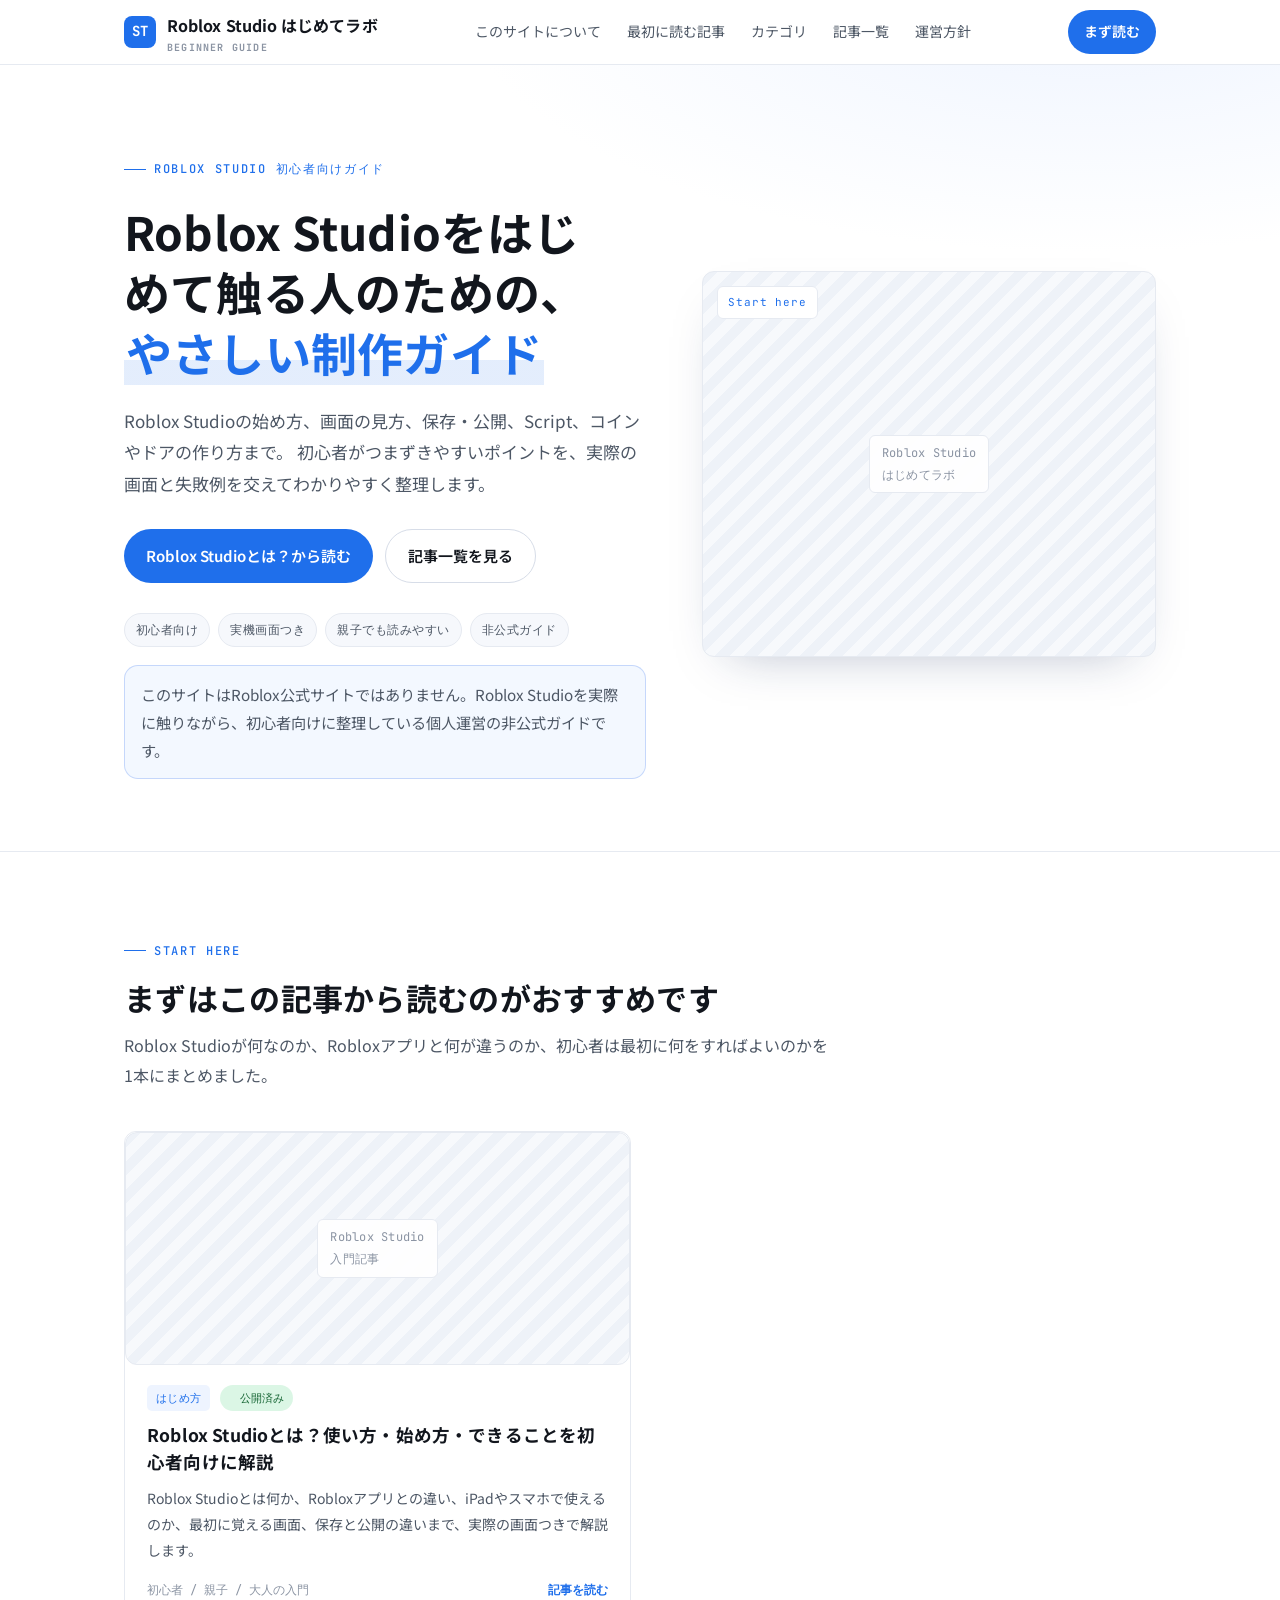
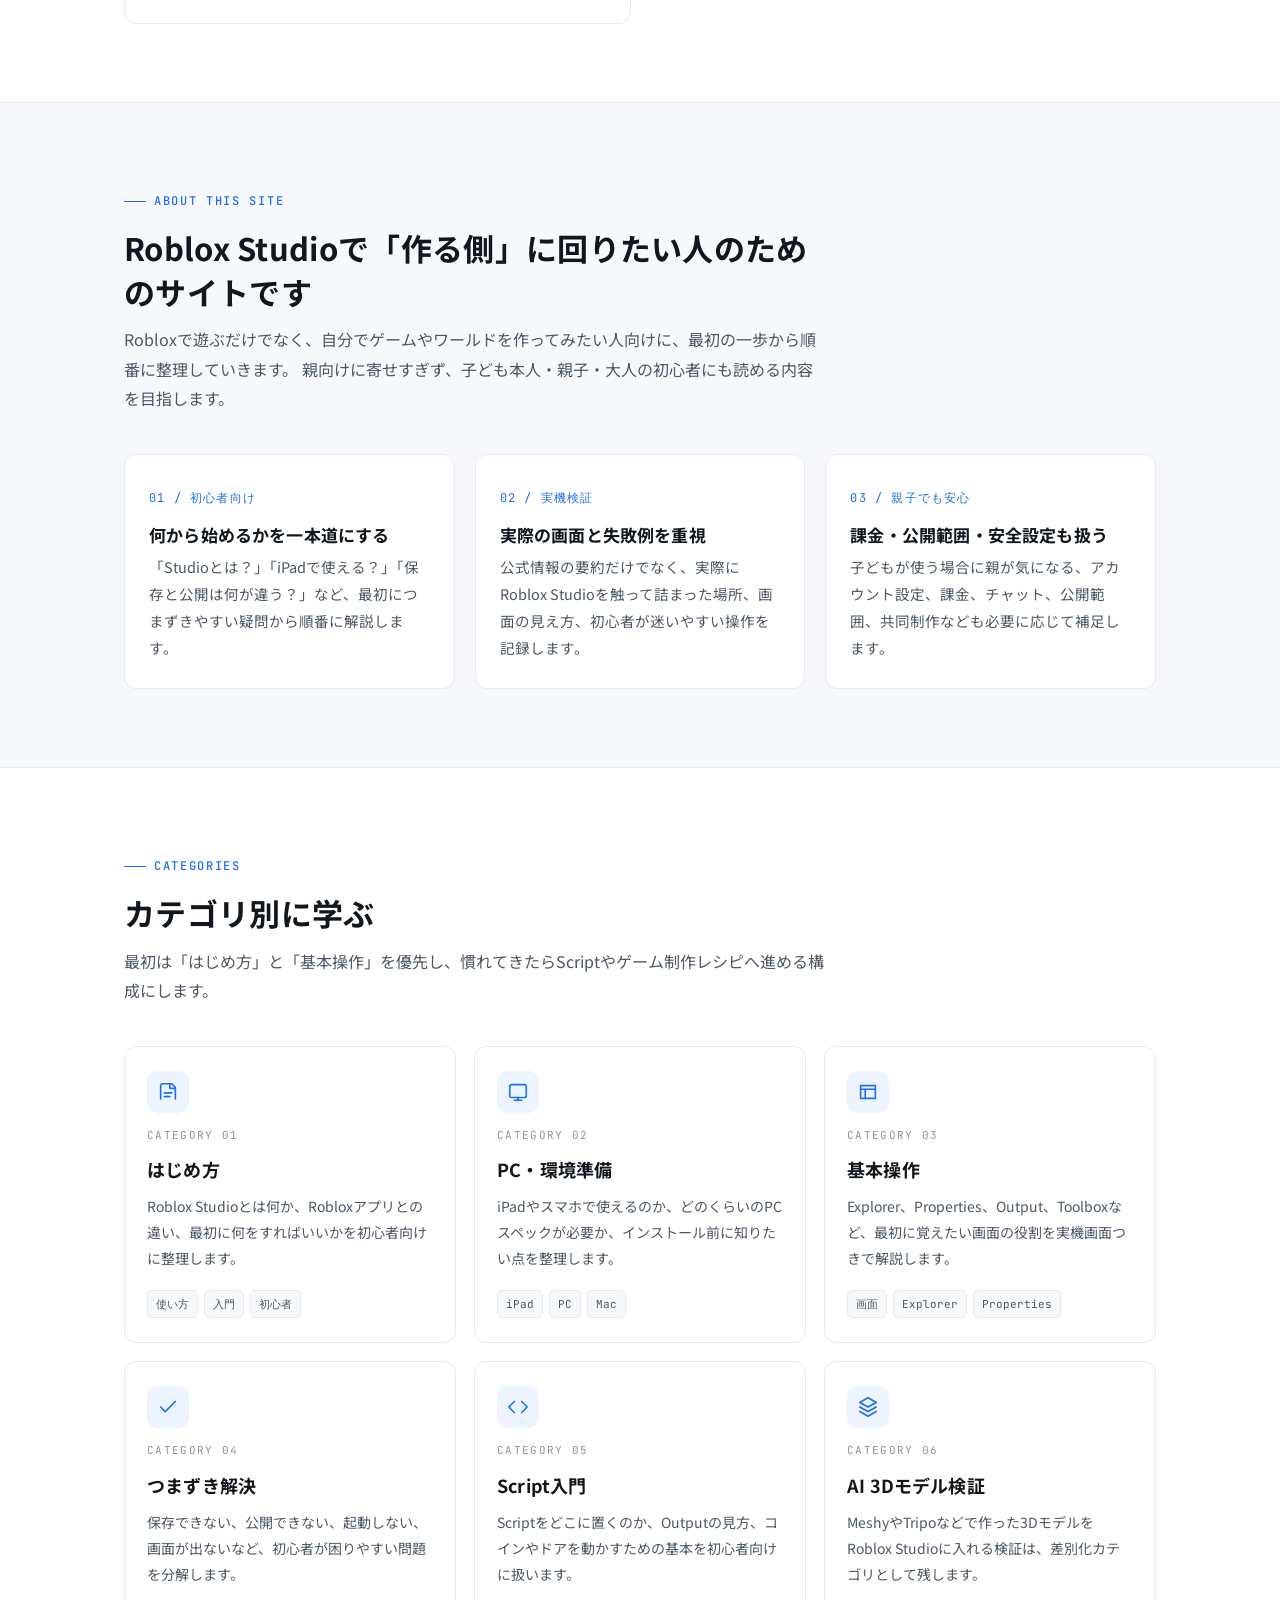
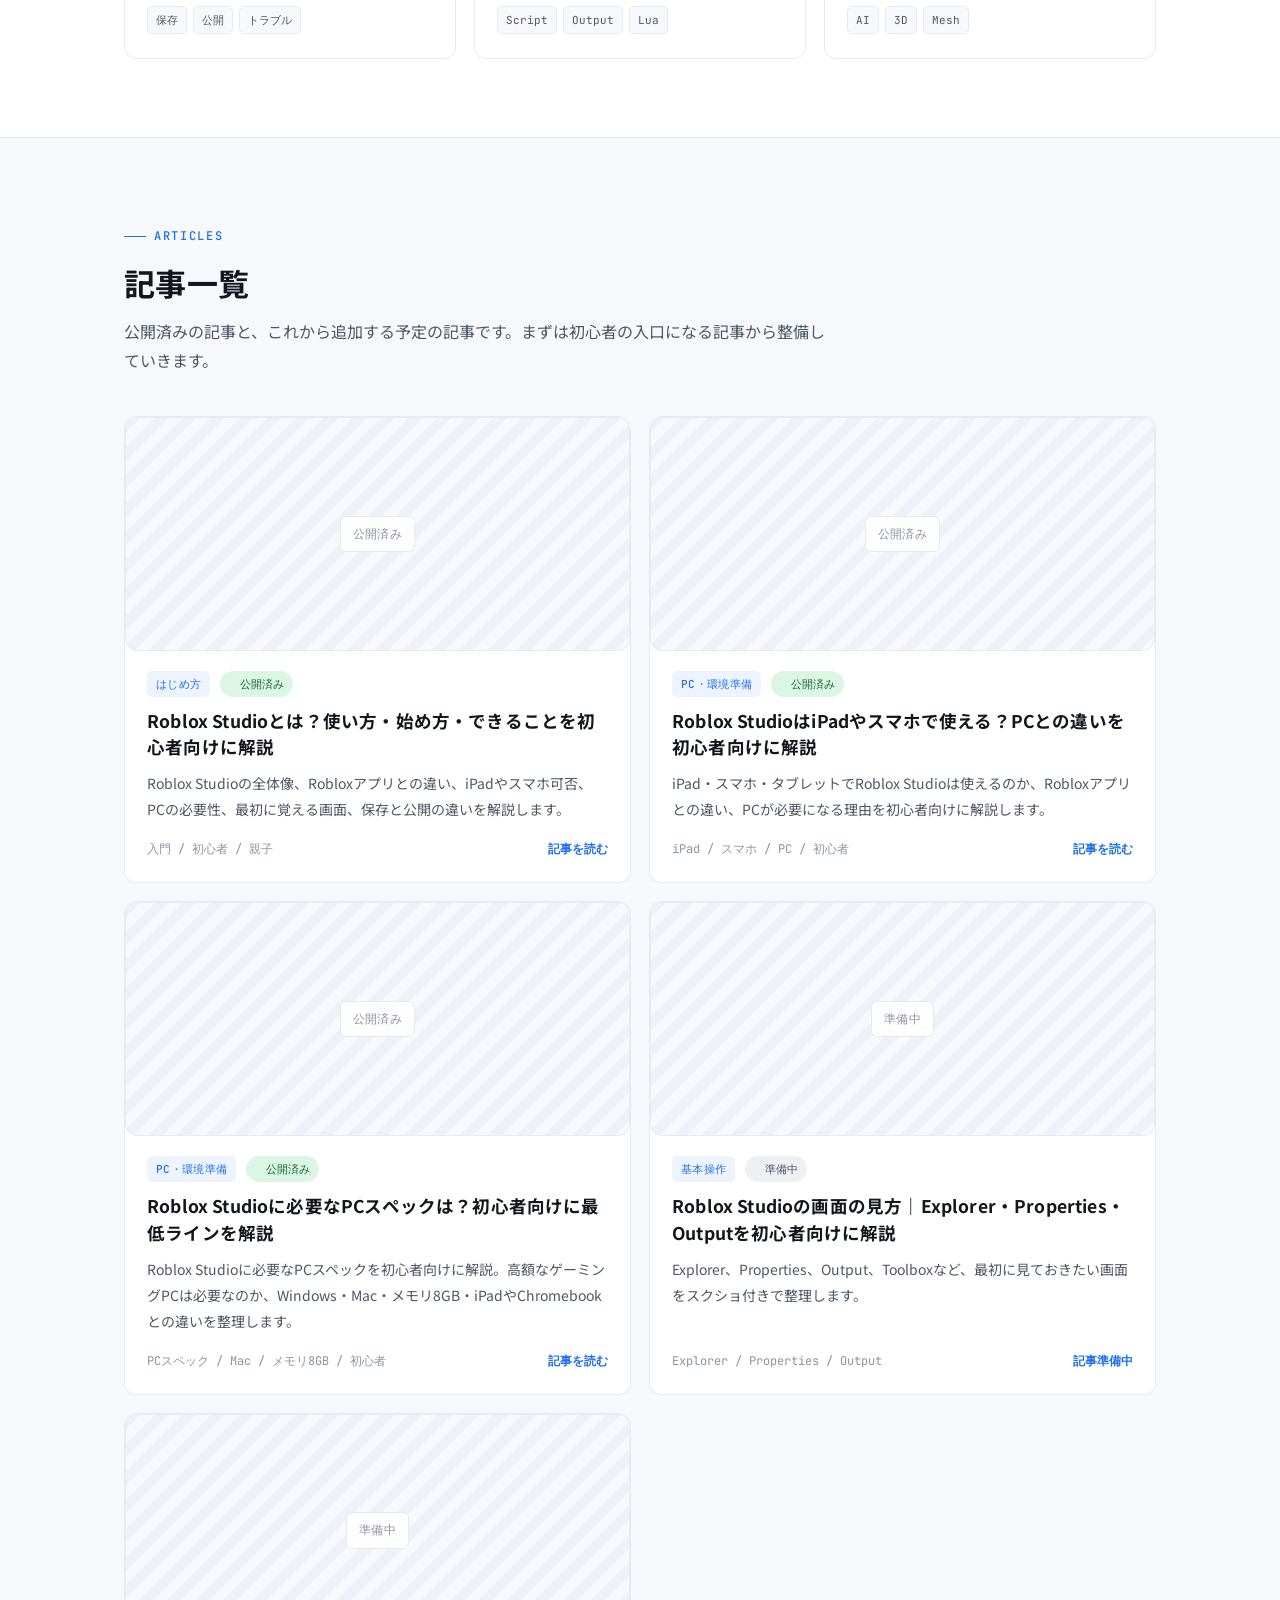
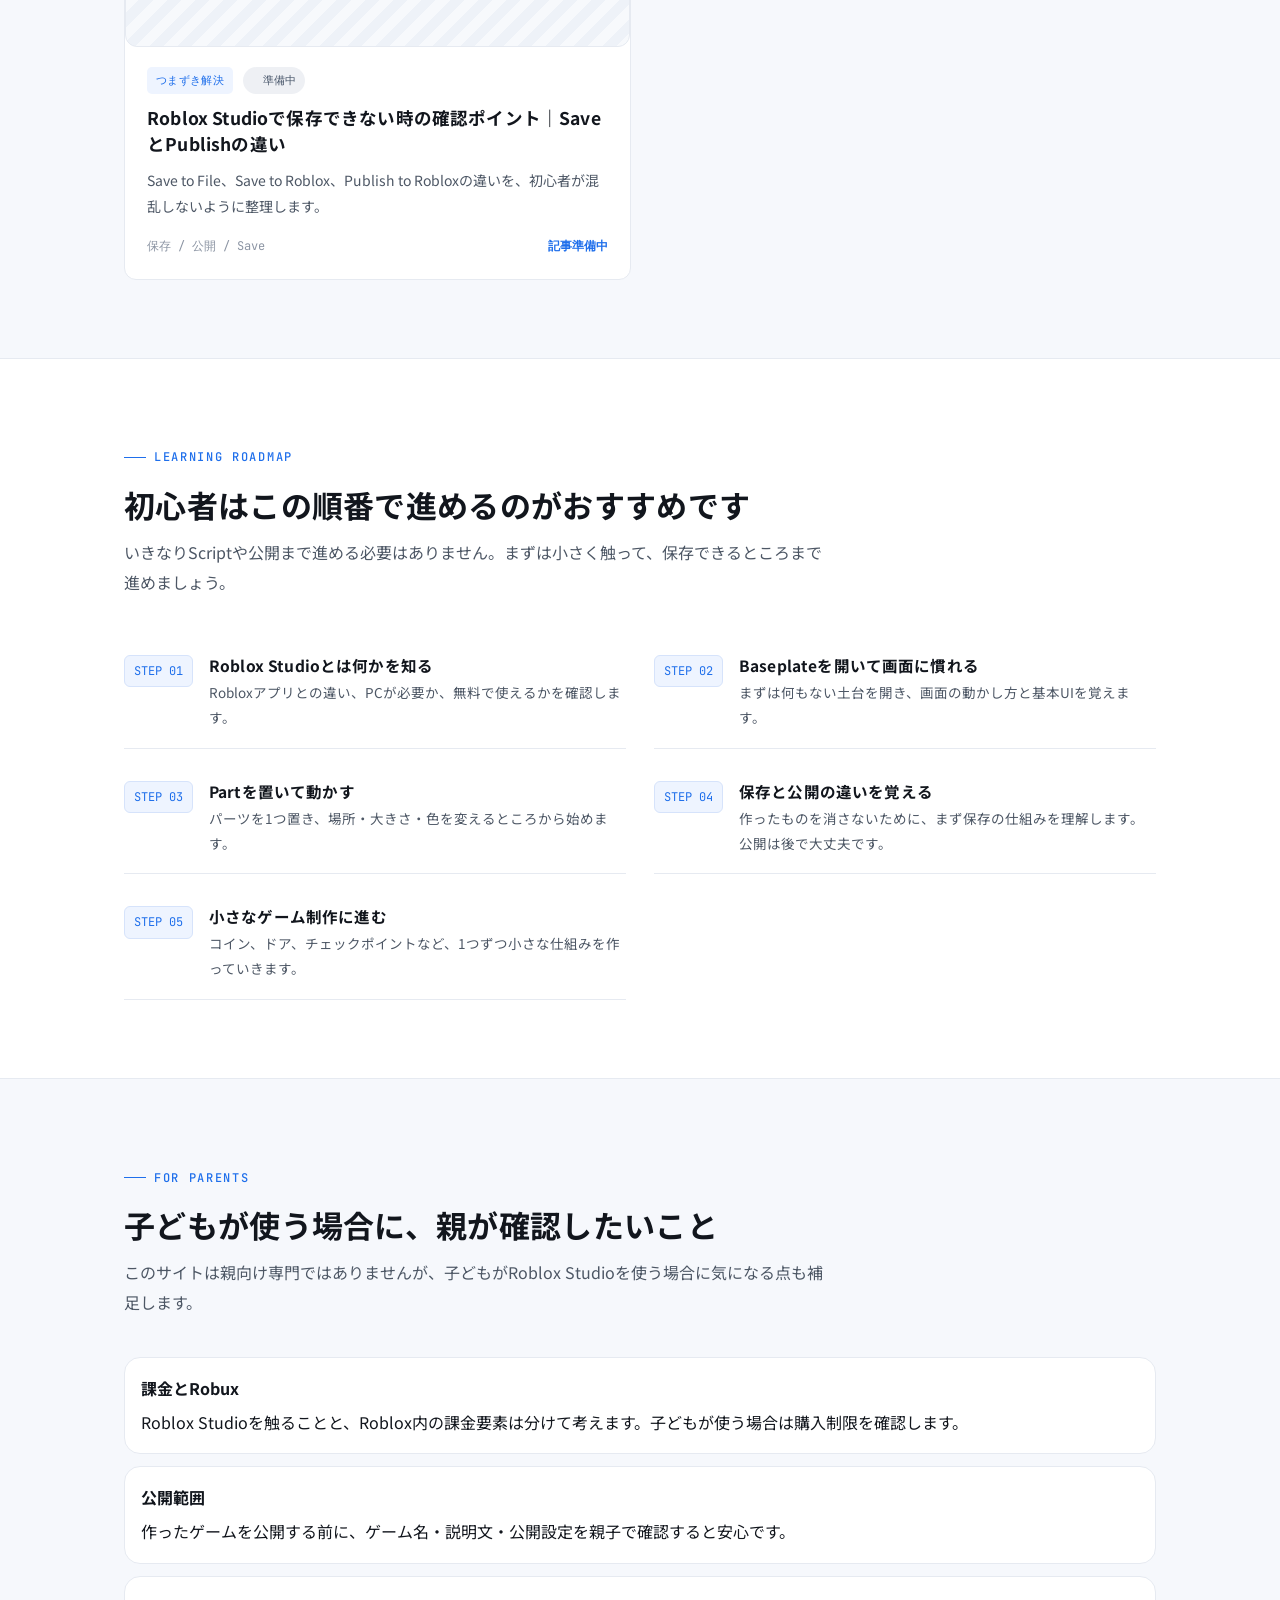
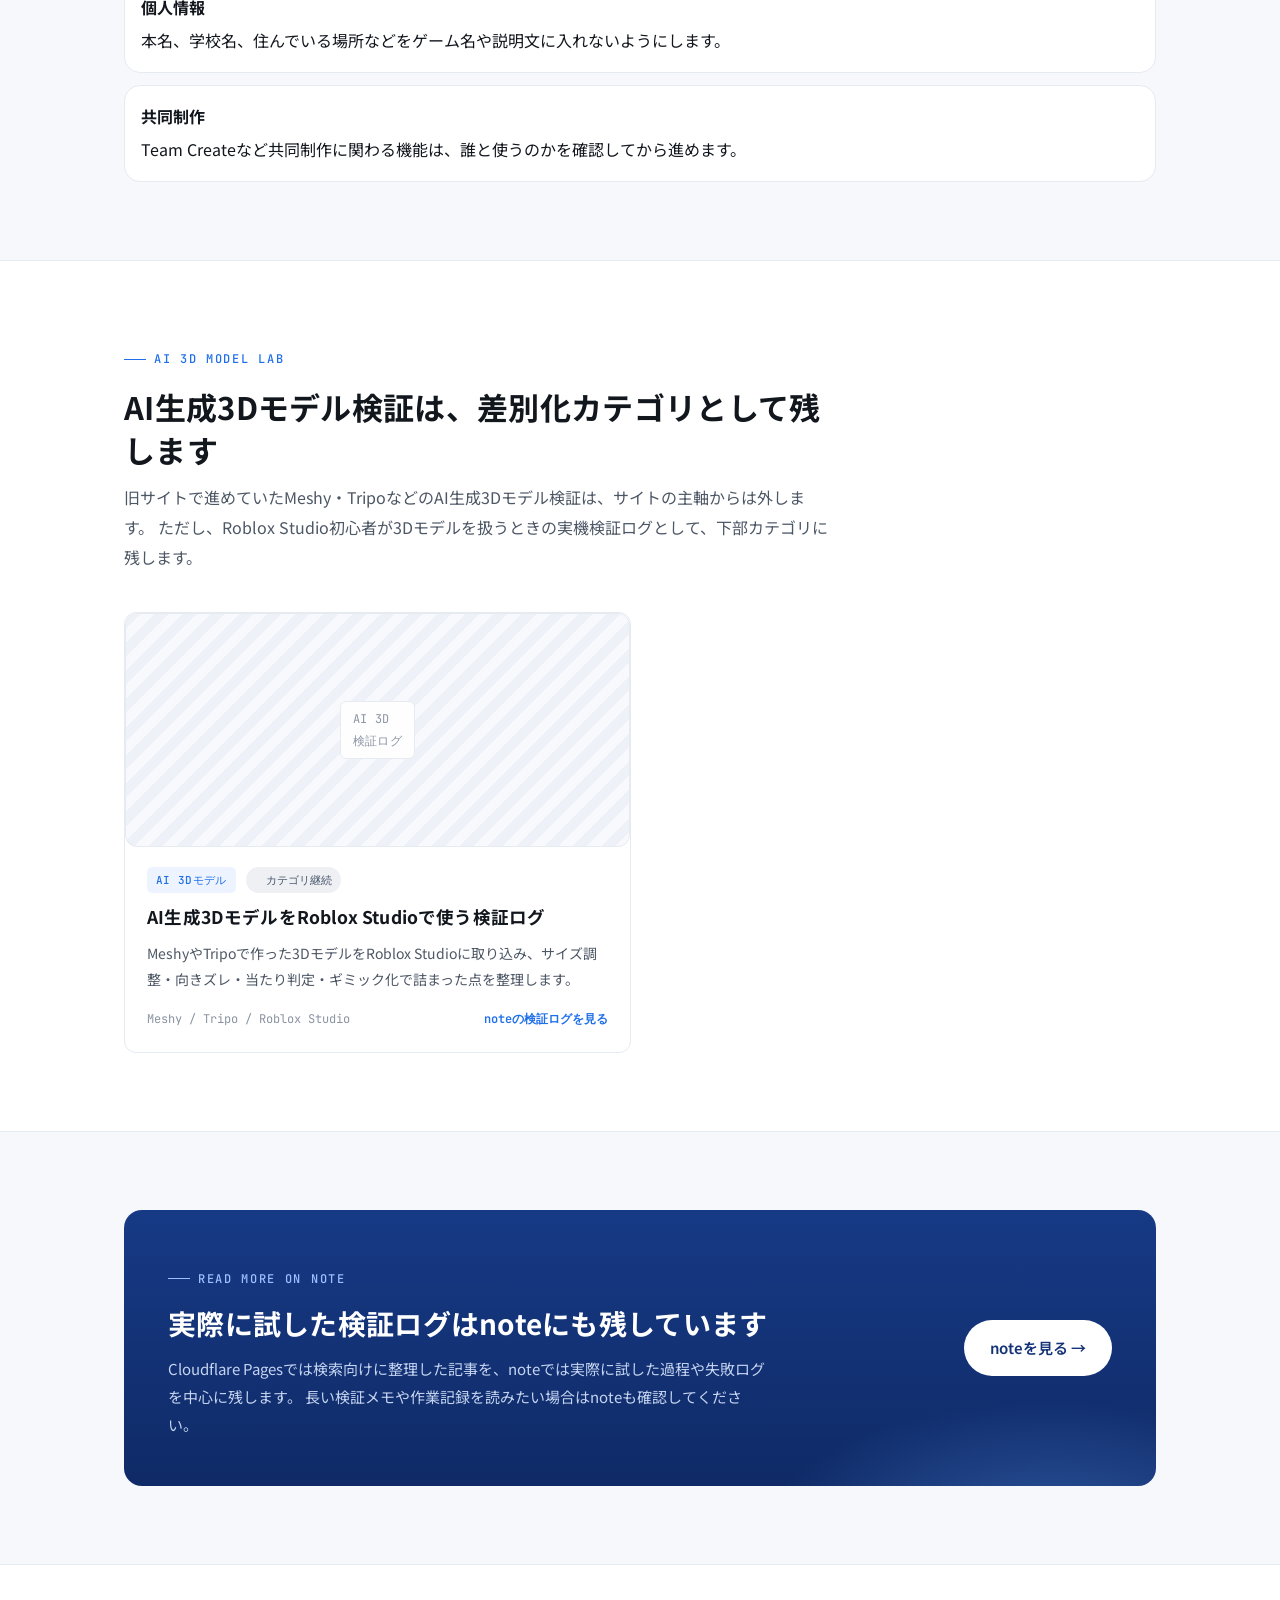
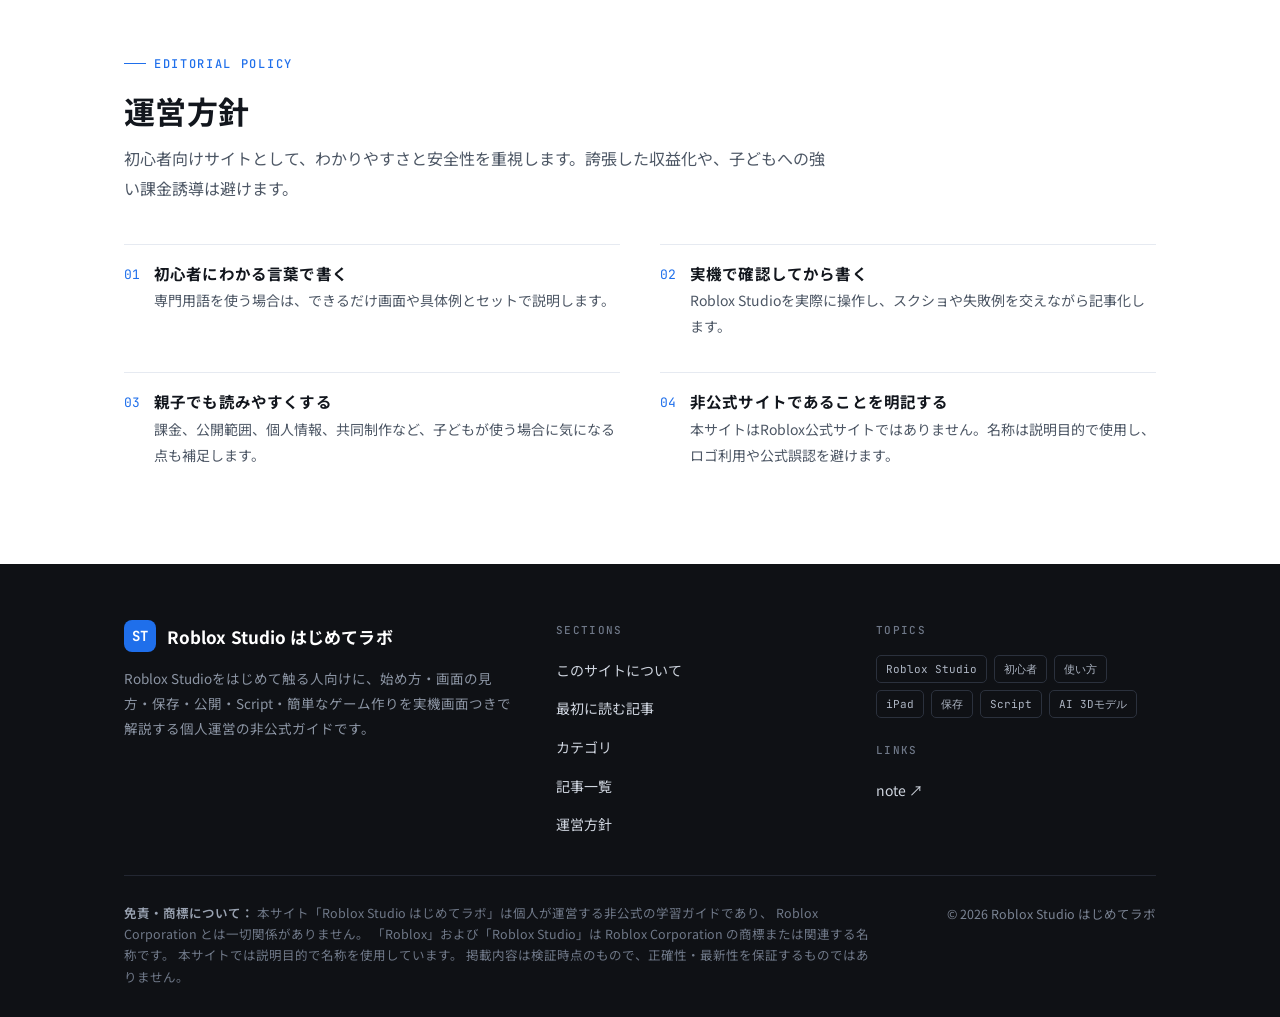
<file: index.html>
<!DOCTYPE html>
<html lang="ja">
<head>
<meta charset="UTF-8">

<!-- Google tag (gtag.js) -->
<script async src="https://www.googletagmanager.com/gtag/js?id=G-V412S041CP"></script>
<script>
  window.dataLayer = window.dataLayer || [];
  function gtag(){dataLayer.push(arguments);}
  gtag('js', new Date());
  gtag('config', 'G-V412S041CP');
</script>

<meta name="viewport" content="width=device-width, initial-scale=1">

<title>Roblox Studio はじめてラボ｜初心者向けのやさしいゲーム制作ガイド</title>
<meta name="description" content="Roblox Studioをはじめて触る人向けに、使い方・始め方・画面の見方・保存・公開・Script・簡単なゲーム作りを実機画面つきで解説する初心者向けガイドです。子ども本人・親子・大人の初心者にも読みやすく整理しています。">
<meta name="keywords" content="Roblox Studio,ロブロックススタジオ,使い方,始め方,初心者,入門,iPad,スマホ,PCスペック,保存,公開,Script,ゲーム作り">
<link rel="canonical" href="https://roblox-ai-model-lab.pages.dev/">

<link rel="icon" href="/favicon.ico" sizes="any">
<link rel="icon" type="image/png" sizes="32x32" href="/favicon-32x32.png">
<link rel="apple-touch-icon" href="/apple-touch-icon.png">
<meta name="theme-color" content="#2563eb">

<!-- OGP -->
<meta property="og:type" content="website">
<meta property="og:locale" content="ja_JP">
<meta property="og:site_name" content="Roblox Studio はじめてラボ">
<meta property="og:title" content="Roblox Studio はじめてラボ｜初心者向けのやさしいゲーム制作ガイド">
<meta property="og:description" content="Roblox Studioの始め方、画面の見方、保存・公開、Script、簡単なゲーム作りを初心者向けに実機画面つきで解説します。">
<meta property="og:url" content="https://roblox-ai-model-lab.pages.dev/">
<meta property="og:image" content="https://roblox-ai-model-lab.pages.dev/ogp.png">
<meta name="twitter:title" content="Roblox Studio はじめてラボ｜初心者向けのやさしいゲーム制作ガイド">
<meta name="twitter:description" content="Roblox Studioの始め方、画面の見方、保存・公開、Script、簡単なゲーム作りを初心者向けに実機画面つきで解説します。">
<meta name="twitter:image" content="https://roblox-ai-model-lab.pages.dev/ogp.png">
<meta name="twitter:card" content="summary_large_image">

<link rel="preconnect" href="https://fonts.googleapis.com">
<link rel="preconnect" href="https://fonts.gstatic.com" crossorigin>
<link href="https://fonts.googleapis.com/css2?family=JetBrains+Mono:wght@400;500;700&family=Noto+Sans+JP:wght@400;500;700&display=swap" rel="stylesheet">
<link rel="stylesheet" href="styles.css">

<style>
  .notice-line {
    margin-top: 18px;
    padding: 14px 16px;
    border: 1px solid rgba(37, 99, 235, .22);
    border-radius: 14px;
    background: rgba(239, 246, 255, .72);
    color: var(--ink-2, #334155);
    font-size: .95rem;
  }

  .article-link-list {
    display: grid;
    gap: 14px;
    margin-top: 22px;
  }

  .article-link {
    display: block;
    padding: 18px;
    border: 1px solid var(--line, #e5e7eb);
    border-radius: 18px;
    background: #fff;
    text-decoration: none;
    color: inherit;
    transition: transform .16s ease, box-shadow .16s ease, border-color .16s ease;
  }

  .article-link:hover {
    transform: translateY(-2px);
    border-color: rgba(37, 99, 235, .35);
    box-shadow: 0 14px 28px rgba(15, 23, 42, .08);
  }

  .article-link .kicker {
    display: inline-flex;
    margin-bottom: 8px;
    padding: 4px 10px;
    border-radius: 999px;
    background: rgba(219, 234, 254, .9);
    color: #1d4ed8;
    font-size: .82rem;
    font-weight: 700;
  }

  .article-link h3 {
    margin: 0 0 8px;
  }

  .article-link p {
    margin: 0;
    color: var(--ink-2, #475569);
  }

  .simple-list {
    display: grid;
    gap: 12px;
    margin-top: 18px;
  }

  .simple-item {
    padding: 16px;
    border-radius: 16px;
    background: #fff;
    border: 1px solid var(--line, #e5e7eb);
  }

  .simple-item strong {
    display: block;
    margin-bottom: 4px;
  }

  .status.scheduled {
    background: rgba(148, 163, 184, .16);
    color: #475569;
  }

  .status.live {
    background: rgba(34, 197, 94, .16);
    color: #166534;
  }

  .small-note {
    color: var(--ink-2, #475569);
    font-size: .94rem;
  }
</style>

<script type="application/ld+json">
{
  "@context": "https://schema.org",
  "@type": "WebSite",
  "name": "Roblox Studio はじめてラボ",
  "url": "https://roblox-ai-model-lab.pages.dev/",
  "description": "Roblox Studioをはじめて触る人向けに、使い方・始め方・画面の見方・保存・公開・Script・簡単なゲーム作りを実機画面つきで解説する初心者向けガイドです。",
  "inLanguage": "ja",
  "publisher": {
    "@type": "Person",
    "name": "Roblox Studio はじめてラボ 運営"
  },
  "potentialAction": {
    "@type": "ReadAction",
    "target": "https://roblox-ai-model-lab.pages.dev/articles/what-is-roblox-studio"
  }
}
</script>
</head>

<body>

<!-- ===================== Header ===================== -->
<header class="site-header">
  <div class="wrap">
    <a class="brand" href="#top" aria-label="Roblox Studio はじめてラボ ホーム">
      <span class="logo-mark">ST</span>
      <span>
        <span class="brand-name">Roblox Studio はじめてラボ</span>
        <span class="brand-sub">beginner guide</span>
      </span>
    </a>

    <nav class="nav" id="nav">
      <a href="#about">このサイトについて</a>
      <a href="#start">最初に読む記事</a>
      <a href="#categories">カテゴリ</a>
      <a href="#articles">記事一覧</a>
      <a href="#policy">運営方針</a>
      <a class="btn btn-primary" href="/articles/what-is-roblox-studio">まず読む</a>
    </nav>

    <a class="btn btn-primary header-cta" href="/articles/what-is-roblox-studio">まず読む</a>

    <button class="nav-toggle" id="navToggle" aria-label="メニューを開閉" aria-expanded="false">
      <svg viewBox="0 0 24 24" fill="none" stroke="currentColor" stroke-width="2" stroke-linecap="round">
        <path d="M4 7h16M4 12h16M4 17h16"/>
      </svg>
    </button>
  </div>
</header>

<main id="top">

<!-- ===================== Hero ===================== -->
<section class="hero">
  <div class="wrap hero-grid">
    <div class="hero-text">
      <span class="eyebrow">Roblox Studio 初心者向けガイド</span>
      <h1>Roblox Studioをはじめて触る人のための、<br><span class="hl">やさしい制作ガイド</span></h1>
      <p class="hero-lead">
        Roblox Studioの始め方、画面の見方、保存・公開、Script、コインやドアの作り方まで。
        初心者がつまずきやすいポイントを、実際の画面と失敗例を交えてわかりやすく整理します。
      </p>

      <div class="hero-cta">
        <a class="btn btn-primary" href="/articles/what-is-roblox-studio">Roblox Studioとは？から読む</a>
        <a class="btn btn-ghost" href="#articles">記事一覧を見る</a>
      </div>

      <div class="hero-meta">
        <span class="chip">初心者向け</span>
        <span class="chip">実機画面つき</span>
        <span class="chip">親子でも読みやすい</span>
        <span class="chip">非公式ガイド</span>
      </div>

      <p class="notice-line">
        このサイトはRoblox公式サイトではありません。Roblox Studioを実際に触りながら、初心者向けに整理している個人運営の非公式ガイドです。
      </p>
    </div>

    <div class="hero-visual ph">
      <span class="badge">Start here</span>
      <span class="ph-tag">Roblox Studio<br>はじめてラボ</span>
    </div>
  </div>
</section>

<!-- ===================== First article ===================== -->
<section class="section" id="start">
  <div class="wrap">
    <div class="section-head">
      <span class="eyebrow">Start here</span>
      <h2>まずはこの記事から読むのがおすすめです</h2>
      <p>
        Roblox Studioが何なのか、Robloxアプリと何が違うのか、初心者は最初に何をすればよいのかを1本にまとめました。
      </p>
    </div>

    <div class="log-list">
      <article class="log-card">
        <div class="log-thumb ph">
          <span class="ph-tag">Roblox Studio<br>入門記事</span>
        </div>
        <div class="log-body">
          <div class="log-meta">
            <span class="tag tag-cat">はじめ方</span>
            <span class="status live">公開済み</span>
          </div>
          <h3>
            <a href="/articles/what-is-roblox-studio">
              Roblox Studioとは？使い方・始め方・できることを初心者向けに解説
            </a>
          </h3>
          <p class="excerpt">
            Roblox Studioとは何か、Robloxアプリとの違い、iPadやスマホで使えるのか、最初に覚える画面、保存と公開の違いまで、実際の画面つきで解説します。
          </p>
          <div class="log-foot">
            <span>初心者 / 親子 / 大人の入門</span>
            <a class="more" href="/articles/what-is-roblox-studio">記事を読む</a>
          </div>
        </div>
      </article>
    </div>
  </div>
</section>

<!-- ===================== About ===================== -->
<section class="section soft" id="about">
  <div class="wrap">
    <div class="section-head">
      <span class="eyebrow">About this site</span>
      <h2>Roblox Studioで「作る側」に回りたい人のためのサイトです</h2>
      <p>
        Robloxで遊ぶだけでなく、自分でゲームやワールドを作ってみたい人向けに、最初の一歩から順番に整理していきます。
        親向けに寄せすぎず、子ども本人・親子・大人の初心者にも読める内容を目指します。
      </p>
    </div>

    <div class="about-grid">
      <div class="about-card">
        <span class="num">01 / 初心者向け</span>
        <h3>何から始めるかを一本道にする</h3>
        <p>
          「Studioとは？」「iPadで使える？」「保存と公開は何が違う？」など、最初につまずきやすい疑問から順番に解説します。
        </p>
      </div>

      <div class="about-card">
        <span class="num">02 / 実機検証</span>
        <h3>実際の画面と失敗例を重視</h3>
        <p>
          公式情報の要約だけでなく、実際にRoblox Studioを触って詰まった場所、画面の見え方、初心者が迷いやすい操作を記録します。
        </p>
      </div>

      <div class="about-card">
        <span class="num">03 / 親子でも安心</span>
        <h3>課金・公開範囲・安全設定も扱う</h3>
        <p>
          子どもが使う場合に親が気になる、アカウント設定、課金、チャット、公開範囲、共同制作なども必要に応じて補足します。
        </p>
      </div>
    </div>
  </div>
</section>

<!-- ===================== Categories ===================== -->
<section class="section" id="categories">
  <div class="wrap">
    <div class="section-head">
      <span class="eyebrow">Categories</span>
      <h2>カテゴリ別に学ぶ</h2>
      <p>
        最初は「はじめ方」と「基本操作」を優先し、慣れてきたらScriptやゲーム制作レシピへ進める構成にします。
      </p>
    </div>

    <div class="cat-grid">
      <a class="cat-card" href="#articles">
        <span class="cat-icon">
          <svg viewBox="0 0 24 24" fill="none" stroke="currentColor" stroke-width="1.8" stroke-linecap="round" stroke-linejoin="round">
            <path d="M4 19.5V5a2 2 0 0 1 2-2h10l4 4v12.5"/>
            <path d="M14 3v5h5"/>
            <path d="M8 13h8M8 17h6"/>
          </svg>
        </span>
        <span class="cat-step">CATEGORY 01</span>
        <h3>はじめ方</h3>
        <p>Roblox Studioとは何か、Robloxアプリとの違い、最初に何をすればいいかを初心者向けに整理します。</p>
        <span class="cat-tags"><span class="t">使い方</span><span class="t">入門</span><span class="t">初心者</span></span>
      </a>

      <a class="cat-card" href="#articles">
        <span class="cat-icon">
          <svg viewBox="0 0 24 24" fill="none" stroke="currentColor" stroke-width="1.8" stroke-linecap="round" stroke-linejoin="round">
            <rect x="3" y="4" width="18" height="14" rx="2"/>
            <path d="M8 21h8M12 18v3"/>
          </svg>
        </span>
        <span class="cat-step">CATEGORY 02</span>
        <h3>PC・環境準備</h3>
        <p>iPadやスマホで使えるのか、どのくらいのPCスペックが必要か、インストール前に知りたい点を整理します。</p>
        <span class="cat-tags"><span class="t">iPad</span><span class="t">PC</span><span class="t">Mac</span></span>
      </a>

      <a class="cat-card" href="#articles">
        <span class="cat-icon">
          <svg viewBox="0 0 24 24" fill="none" stroke="currentColor" stroke-width="1.8" stroke-linecap="round" stroke-linejoin="round">
            <path d="M4 5h16v14H4z"/>
            <path d="M4 9h16M9 9v10"/>
          </svg>
        </span>
        <span class="cat-step">CATEGORY 03</span>
        <h3>基本操作</h3>
        <p>Explorer、Properties、Output、Toolboxなど、最初に覚えたい画面の役割を実機画面つきで解説します。</p>
        <span class="cat-tags"><span class="t">画面</span><span class="t">Explorer</span><span class="t">Properties</span></span>
      </a>

      <a class="cat-card" href="#articles">
        <span class="cat-icon">
          <svg viewBox="0 0 24 24" fill="none" stroke="currentColor" stroke-width="1.8" stroke-linecap="round" stroke-linejoin="round">
            <path d="M20 6 9 17l-5-5"/>
          </svg>
        </span>
        <span class="cat-step">CATEGORY 04</span>
        <h3>つまずき解決</h3>
        <p>保存できない、公開できない、起動しない、画面が出ないなど、初心者が困りやすい問題を分解します。</p>
        <span class="cat-tags"><span class="t">保存</span><span class="t">公開</span><span class="t">トラブル</span></span>
      </a>

      <a class="cat-card" href="#articles">
        <span class="cat-icon">
          <svg viewBox="0 0 24 24" fill="none" stroke="currentColor" stroke-width="1.8" stroke-linecap="round" stroke-linejoin="round">
            <path d="m16 18 6-6-6-6"/>
            <path d="m8 6-6 6 6 6"/>
          </svg>
        </span>
        <span class="cat-step">CATEGORY 05</span>
        <h3>Script入門</h3>
        <p>Scriptをどこに置くのか、Outputの見方、コインやドアを動かすための基本を初心者向けに扱います。</p>
        <span class="cat-tags"><span class="t">Script</span><span class="t">Output</span><span class="t">Lua</span></span>
      </a>

      <a class="cat-card" href="#ai-models">
        <span class="cat-icon">
          <svg viewBox="0 0 24 24" fill="none" stroke="currentColor" stroke-width="1.8" stroke-linecap="round" stroke-linejoin="round">
            <path d="M12 2 3 7l9 5 9-5-9-5Z"/>
            <path d="M3 12l9 5 9-5"/>
            <path d="M3 17l9 5 9-5"/>
          </svg>
        </span>
        <span class="cat-step">CATEGORY 06</span>
        <h3>AI 3Dモデル検証</h3>
        <p>MeshyやTripoなどで作った3DモデルをRoblox Studioに入れる検証は、差別化カテゴリとして残します。</p>
        <span class="cat-tags"><span class="t">AI</span><span class="t">3D</span><span class="t">Mesh</span></span>
      </a>
    </div>
  </div>
</section>

<!-- ===================== Articles ===================== -->
<!-- ===================== Articles ===================== -->
<section class="section soft" id="articles">
  <div class="wrap">
    <div class="section-head">
      <span class="eyebrow">Articles</span>
      <h2>記事一覧</h2>
      <p>
        公開済みの記事と、これから追加する予定の記事です。まずは初心者の入口になる記事から整備していきます。
      </p>
    </div>

    <div class="log-list">
      <article class="log-card">
        <div class="log-thumb ph">
          <span class="ph-tag">公開済み</span>
        </div>
        <div class="log-body">
          <div class="log-meta">
            <span class="tag tag-cat">はじめ方</span>
            <span class="status live">公開済み</span>
          </div>
          <h3>
            <a href="/articles/what-is-roblox-studio">
              Roblox Studioとは？使い方・始め方・できることを初心者向けに解説
            </a>
          </h3>
          <p class="excerpt">
            Roblox Studioの全体像、Robloxアプリとの違い、iPadやスマホ可否、PCの必要性、最初に覚える画面、保存と公開の違いを解説します。
          </p>
          <div class="log-foot">
            <span>入門 / 初心者 / 親子</span>
            <a class="more" href="/articles/what-is-roblox-studio">記事を読む</a>
          </div>
        </div>
      </article>

      <article class="log-card">
        <div class="log-thumb ph">
          <span class="ph-tag">公開済み</span>
        </div>
        <div class="log-body">
          <div class="log-meta">
            <span class="tag tag-cat">PC・環境準備</span>
            <span class="status live">公開済み</span>
          </div>
          <h3>
            <a href="/articles/roblox-studio-ipad-smartphone">
              Roblox StudioはiPadやスマホで使える？PCとの違いを初心者向けに解説
            </a>
          </h3>
          <p class="excerpt">
            iPad・スマホ・タブレットでRoblox Studioは使えるのか、Robloxアプリとの違い、PCが必要になる理由を初心者向けに解説します。
          </p>
          <div class="log-foot">
            <span>iPad / スマホ / PC / 初心者</span>
            <a class="more" href="/articles/roblox-studio-ipad-smartphone">記事を読む</a>
          </div>
        </div>
      </article>

      <article class="log-card">
        <div class="log-thumb ph">
          <span class="ph-tag">公開済み</span>
        </div>
        <div class="log-body">
          <div class="log-meta">
            <span class="tag tag-cat">PC・環境準備</span>
            <span class="status live">公開済み</span>
          </div>
          <h3>
            <a href="/articles/roblox-studio-pc-spec">
              Roblox Studioに必要なPCスペックは？初心者向けに最低ラインを解説
            </a>
          </h3>
          <p class="excerpt">
            Roblox Studioに必要なPCスペックを初心者向けに解説。高額なゲーミングPCは必要なのか、Windows・Mac・メモリ8GB・iPadやChromebookとの違いを整理します。
          </p>
          <div class="log-foot">
            <span>PCスペック / Mac / メモリ8GB / 初心者</span>
            <a class="more" href="/articles/roblox-studio-pc-spec">記事を読む</a>
          </div>
        </div>
      </article>

      <article class="log-card">
        <div class="log-thumb ph">
          <span class="ph-tag">準備中</span>
        </div>
        <div class="log-body">
          <div class="log-meta">
            <span class="tag tag-cat">基本操作</span>
            <span class="status scheduled">準備中</span>
          </div>
          <h3>Roblox Studioの画面の見方｜Explorer・Properties・Outputを初心者向けに解説</h3>
          <p class="excerpt">
            Explorer、Properties、Output、Toolboxなど、最初に見ておきたい画面をスクショ付きで整理します。
          </p>
          <div class="log-foot">
            <span>Explorer / Properties / Output</span>
            <span class="more">記事準備中</span>
          </div>
        </div>
      </article>

      <article class="log-card">
        <div class="log-thumb ph">
          <span class="ph-tag">準備中</span>
        </div>
        <div class="log-body">
          <div class="log-meta">
            <span class="tag tag-cat">つまずき解決</span>
            <span class="status scheduled">準備中</span>
          </div>
          <h3>Roblox Studioで保存できない時の確認ポイント｜SaveとPublishの違い</h3>
          <p class="excerpt">
            Save to File、Save to Roblox、Publish to Robloxの違いを、初心者が混乱しないように整理します。
          </p>
          <div class="log-foot">
            <span>保存 / 公開 / Save</span>
            <span class="more">記事準備中</span>
          </div>
        </div>
      </article>
    </div>
  </div>
</section>

<!-- ===================== Beginner roadmap ===================== -->
<section class="section" id="roadmap">
  <div class="wrap">
    <div class="section-head">
      <span class="eyebrow">Learning roadmap</span>
      <h2>初心者はこの順番で進めるのがおすすめです</h2>
      <p>
        いきなりScriptや公開まで進める必要はありません。まずは小さく触って、保存できるところまで進めましょう。
      </p>
    </div>

    <div class="roadmap">
      <div class="road-item">
        <span class="rk">STEP 01</span>
        <div>
          <h4>Roblox Studioとは何かを知る</h4>
          <p>Robloxアプリとの違い、PCが必要か、無料で使えるかを確認します。</p>
        </div>
      </div>

      <div class="road-item">
        <span class="rk">STEP 02</span>
        <div>
          <h4>Baseplateを開いて画面に慣れる</h4>
          <p>まずは何もない土台を開き、画面の動かし方と基本UIを覚えます。</p>
        </div>
      </div>

      <div class="road-item">
        <span class="rk">STEP 03</span>
        <div>
          <h4>Partを置いて動かす</h4>
          <p>パーツを1つ置き、場所・大きさ・色を変えるところから始めます。</p>
        </div>
      </div>

      <div class="road-item">
        <span class="rk">STEP 04</span>
        <div>
          <h4>保存と公開の違いを覚える</h4>
          <p>作ったものを消さないために、まず保存の仕組みを理解します。公開は後で大丈夫です。</p>
        </div>
      </div>

      <div class="road-item">
        <span class="rk">STEP 05</span>
        <div>
          <h4>小さなゲーム制作に進む</h4>
          <p>コイン、ドア、チェックポイントなど、1つずつ小さな仕組みを作っていきます。</p>
        </div>
      </div>
    </div>
  </div>
</section>

<!-- ===================== Parents ===================== -->
<section class="section soft" id="parents">
  <div class="wrap">
    <div class="section-head">
      <span class="eyebrow">For parents</span>
      <h2>子どもが使う場合に、親が確認したいこと</h2>
      <p>
        このサイトは親向け専門ではありませんが、子どもがRoblox Studioを使う場合に気になる点も補足します。
      </p>
    </div>

    <div class="simple-list">
      <div class="simple-item">
        <strong>課金とRobux</strong>
        <span>Roblox Studioを触ることと、Roblox内の課金要素は分けて考えます。子どもが使う場合は購入制限を確認します。</span>
      </div>

      <div class="simple-item">
        <strong>公開範囲</strong>
        <span>作ったゲームを公開する前に、ゲーム名・説明文・公開設定を親子で確認すると安心です。</span>
      </div>

      <div class="simple-item">
        <strong>個人情報</strong>
        <span>本名、学校名、住んでいる場所などをゲーム名や説明文に入れないようにします。</span>
      </div>

      <div class="simple-item">
        <strong>共同制作</strong>
        <span>Team Createなど共同制作に関わる機能は、誰と使うのかを確認してから進めます。</span>
      </div>
    </div>
  </div>
</section>

<!-- ===================== AI Models ===================== -->
<section class="section" id="ai-models">
  <div class="wrap">
    <div class="section-head">
      <span class="eyebrow">AI 3D model lab</span>
      <h2>AI生成3Dモデル検証は、差別化カテゴリとして残します</h2>
      <p>
        旧サイトで進めていたMeshy・TripoなどのAI生成3Dモデル検証は、サイトの主軸からは外します。
        ただし、Roblox Studio初心者が3Dモデルを扱うときの実機検証ログとして、下部カテゴリに残します。
      </p>
    </div>

    <div class="log-list">
      <article class="log-card">
        <div class="log-thumb ph">
          <span class="ph-tag">AI 3D<br>検証ログ</span>
        </div>
        <div class="log-body">
          <div class="log-meta">
            <span class="tag tag-cat">AI 3Dモデル</span>
            <span class="status scheduled">カテゴリ継続</span>
          </div>
          <h3>AI生成3DモデルをRoblox Studioで使う検証ログ</h3>
          <p class="excerpt">
            MeshyやTripoで作った3DモデルをRoblox Studioに取り込み、サイズ調整・向きズレ・当たり判定・ギミック化で詰まった点を整理します。
          </p>
          <div class="log-foot">
            <span>Meshy / Tripo / Roblox Studio</span>
            <a class="more" href="https://note.com/yu_papa_ai" target="_blank" rel="noopener">noteの検証ログを見る</a>
          </div>
        </div>
      </article>
    </div>
  </div>
</section>

<!-- ===================== note CTA ===================== -->
<section class="section soft">
  <div class="wrap">
    <div class="note-cta">
      <div>
        <span class="eyebrow">Read more on note</span>
        <h2>実際に試した検証ログはnoteにも残しています</h2>
        <p>
          Cloudflare Pagesでは検索向けに整理した記事を、noteでは実際に試した過程や失敗ログを中心に残します。
          長い検証メモや作業記録を読みたい場合はnoteも確認してください。
        </p>
      </div>
      <a class="btn btn-note" href="https://note.com/yu_papa_ai" target="_blank" rel="noopener">noteを見る →</a>
    </div>
  </div>
</section>

<!-- ===================== Policy ===================== -->
<section class="section" id="policy">
  <div class="wrap">
    <div class="section-head">
      <span class="eyebrow">Editorial policy</span>
      <h2>運営方針</h2>
      <p>
        初心者向けサイトとして、わかりやすさと安全性を重視します。誇張した収益化や、子どもへの強い課金誘導は避けます。
      </p>
    </div>

    <div class="policy-grid">
      <div class="policy-item">
        <span class="pn">01</span>
        <div>
          <h4>初心者にわかる言葉で書く</h4>
          <p>専門用語を使う場合は、できるだけ画面や具体例とセットで説明します。</p>
        </div>
      </div>

      <div class="policy-item">
        <span class="pn">02</span>
        <div>
          <h4>実機で確認してから書く</h4>
          <p>Roblox Studioを実際に操作し、スクショや失敗例を交えながら記事化します。</p>
        </div>
      </div>

      <div class="policy-item">
        <span class="pn">03</span>
        <div>
          <h4>親子でも読みやすくする</h4>
          <p>課金、公開範囲、個人情報、共同制作など、子どもが使う場合に気になる点も補足します。</p>
        </div>
      </div>

      <div class="policy-item">
        <span class="pn">04</span>
        <div>
          <h4>非公式サイトであることを明記する</h4>
          <p>本サイトはRoblox公式サイトではありません。名称は説明目的で使用し、ロゴ利用や公式誤認を避けます。</p>
        </div>
      </div>
    </div>
  </div>
</section>

</main>

<!-- ===================== Footer ===================== -->
<footer class="site-footer">
  <div class="wrap">
    <div class="footer-top">
      <div class="footer-brand">
        <a class="brand" href="#top">
          <span class="logo-mark">ST</span>
          <span class="brand-name">Roblox Studio はじめてラボ</span>
        </a>
        <p>
          Roblox Studioをはじめて触る人向けに、始め方・画面の見方・保存・公開・Script・簡単なゲーム作りを実機画面つきで解説する個人運営の非公式ガイドです。
        </p>
      </div>

      <div class="footer-col">
        <h5>Sections</h5>
        <ul>
          <li><a href="#about">このサイトについて</a></li>
          <li><a href="#start">最初に読む記事</a></li>
          <li><a href="#categories">カテゴリ</a></li>
          <li><a href="#articles">記事一覧</a></li>
          <li><a href="#policy">運営方針</a></li>
        </ul>
      </div>

      <div class="footer-col">
        <h5>Topics</h5>
        <div class="footer-tags">
          <a class="t" href="#articles">Roblox Studio</a>
          <a class="t" href="#articles">初心者</a>
          <a class="t" href="#articles">使い方</a>
          <a class="t" href="#articles">iPad</a>
          <a class="t" href="#articles">保存</a>
          <a class="t" href="#articles">Script</a>
          <a class="t" href="#ai-models">AI 3Dモデル</a>
        </div>

        <h5 style="margin-top:22px">Links</h5>
        <ul>
          <li><a href="https://note.com/yu_papa_ai" target="_blank" rel="noopener">note ↗</a></li>
        </ul>
      </div>
    </div>

    <div class="footer-bottom">
      <p class="disclaimer">
        <strong>免責・商標について：</strong>
        本サイト「Roblox Studio はじめてラボ」は個人が運営する非公式の学習ガイドであり、
        Roblox Corporation とは一切関係がありません。
        「Roblox」および「Roblox Studio」は Roblox Corporation の商標または関連する名称です。
        本サイトでは説明目的で名称を使用しています。
        掲載内容は検証時点のもので、正確性・最新性を保証するものではありません。
      </p>
      <p>© 2026 Roblox Studio はじめてラボ</p>
    </div>
  </div>
</footer>

<script>
  // モバイルメニュー開閉（バニラJSのみ）
  (function () {
    var toggle = document.getElementById('navToggle');
    var nav = document.getElementById('nav');
    if (!toggle || !nav) return;

    toggle.addEventListener('click', function () {
      var open = nav.classList.toggle('open');
      toggle.setAttribute('aria-expanded', open ? 'true' : 'false');
    });

    nav.addEventListener('click', function (e) {
      if (e.target.tagName === 'A') {
        nav.classList.remove('open');
        toggle.setAttribute('aria-expanded', 'false');
      }
    });
  })();
</script>

</body>
</html>
</file>
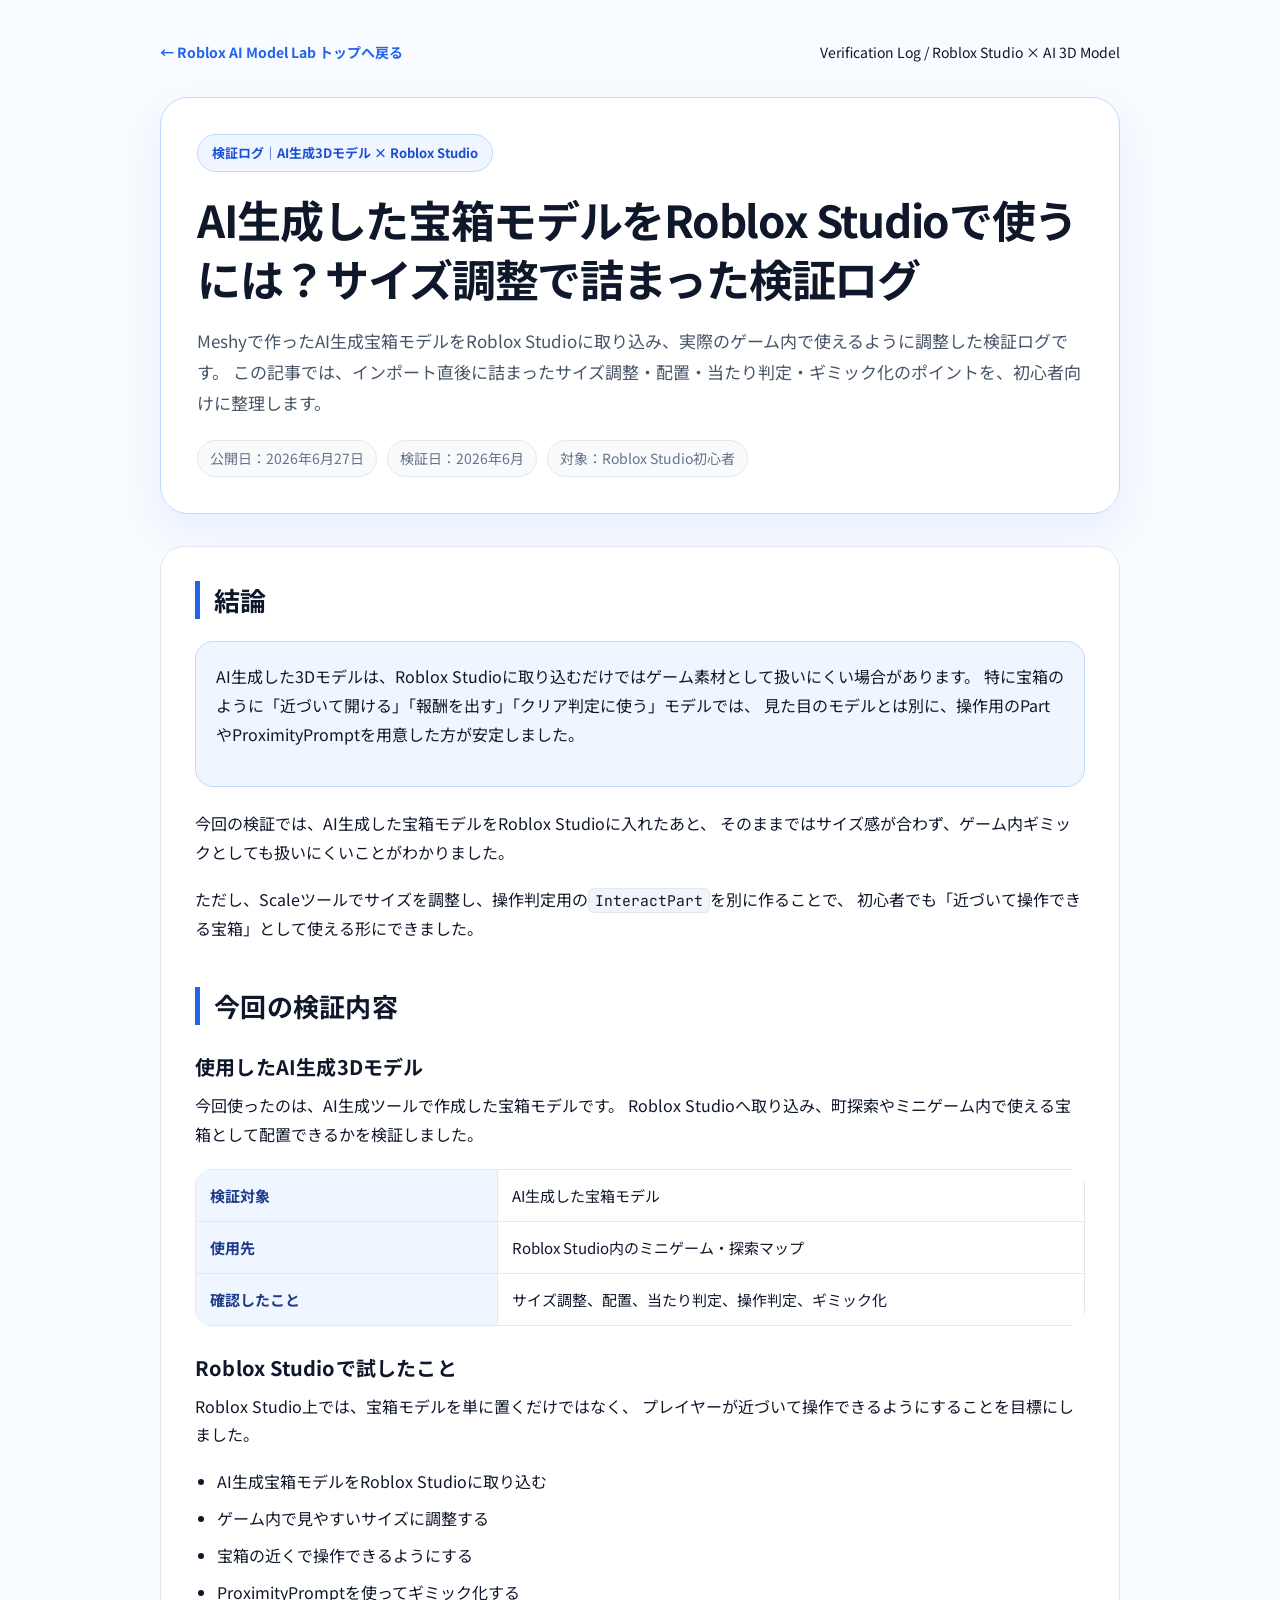
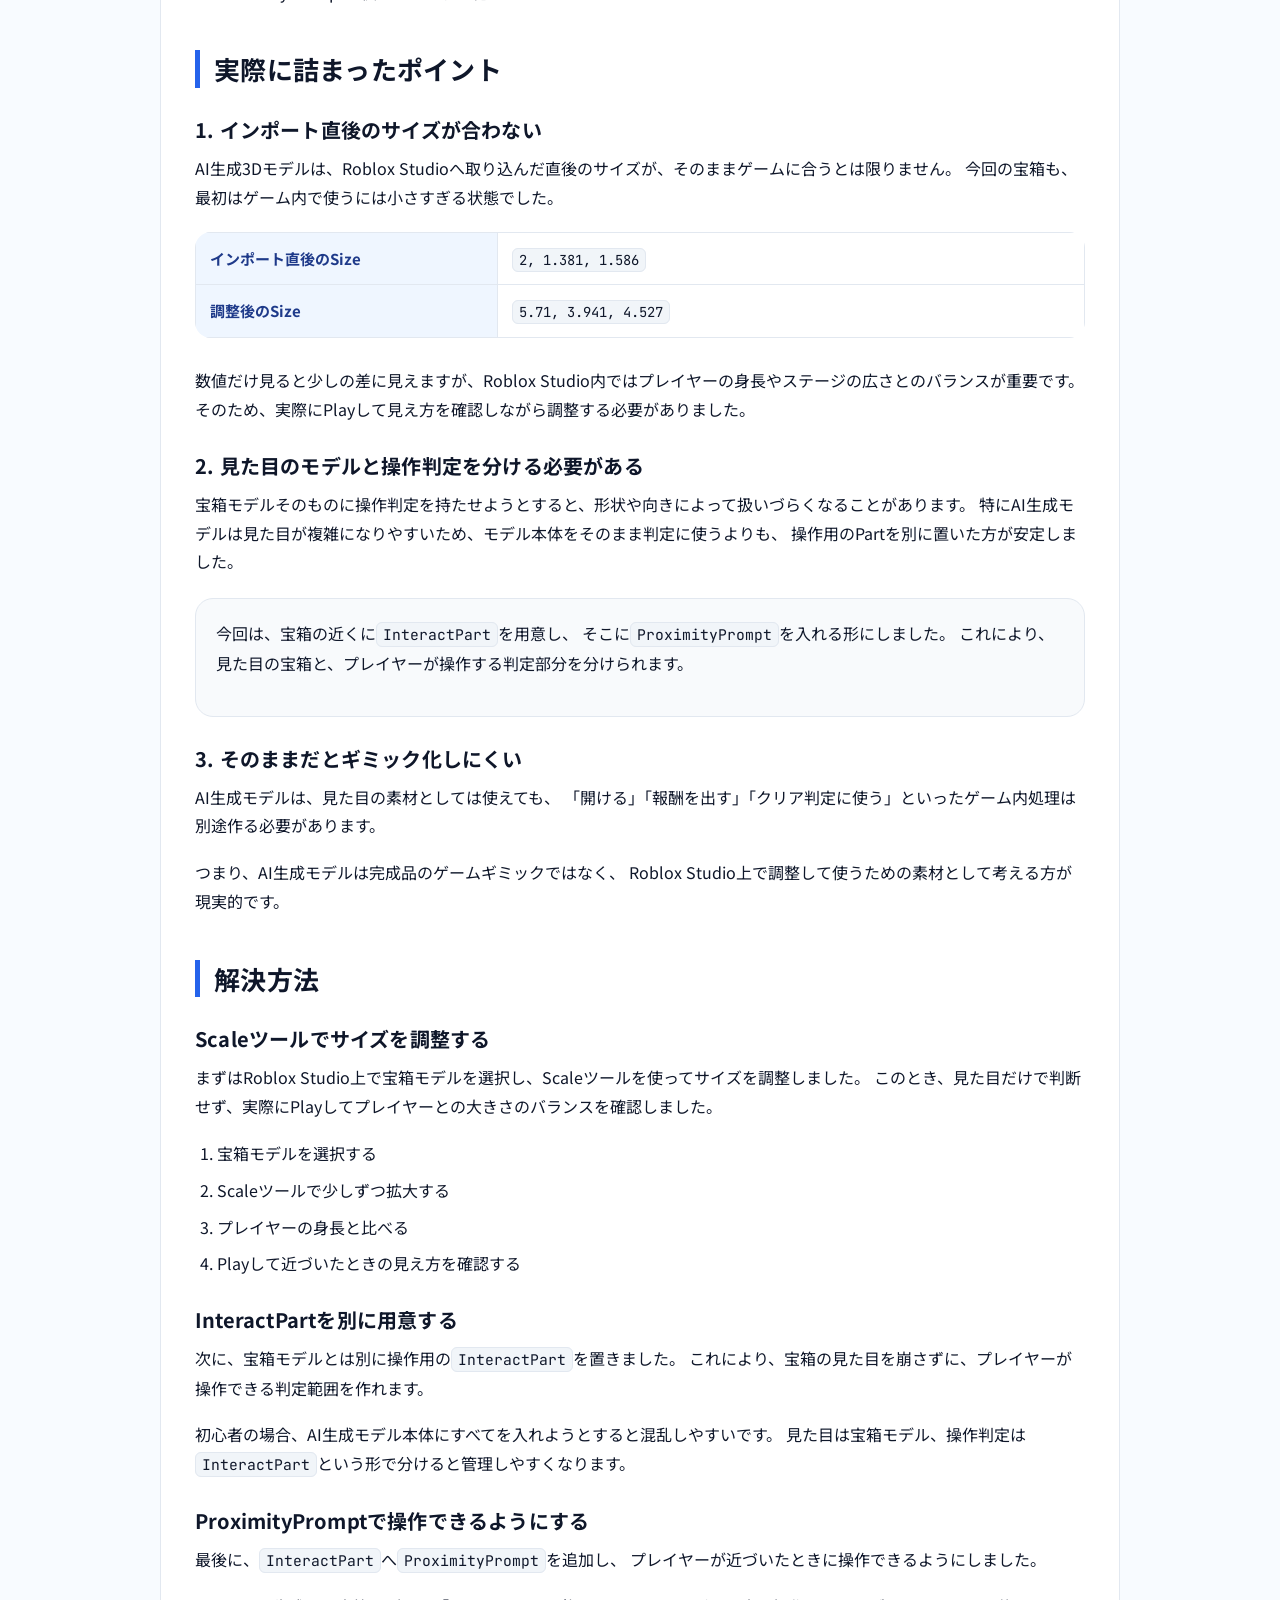
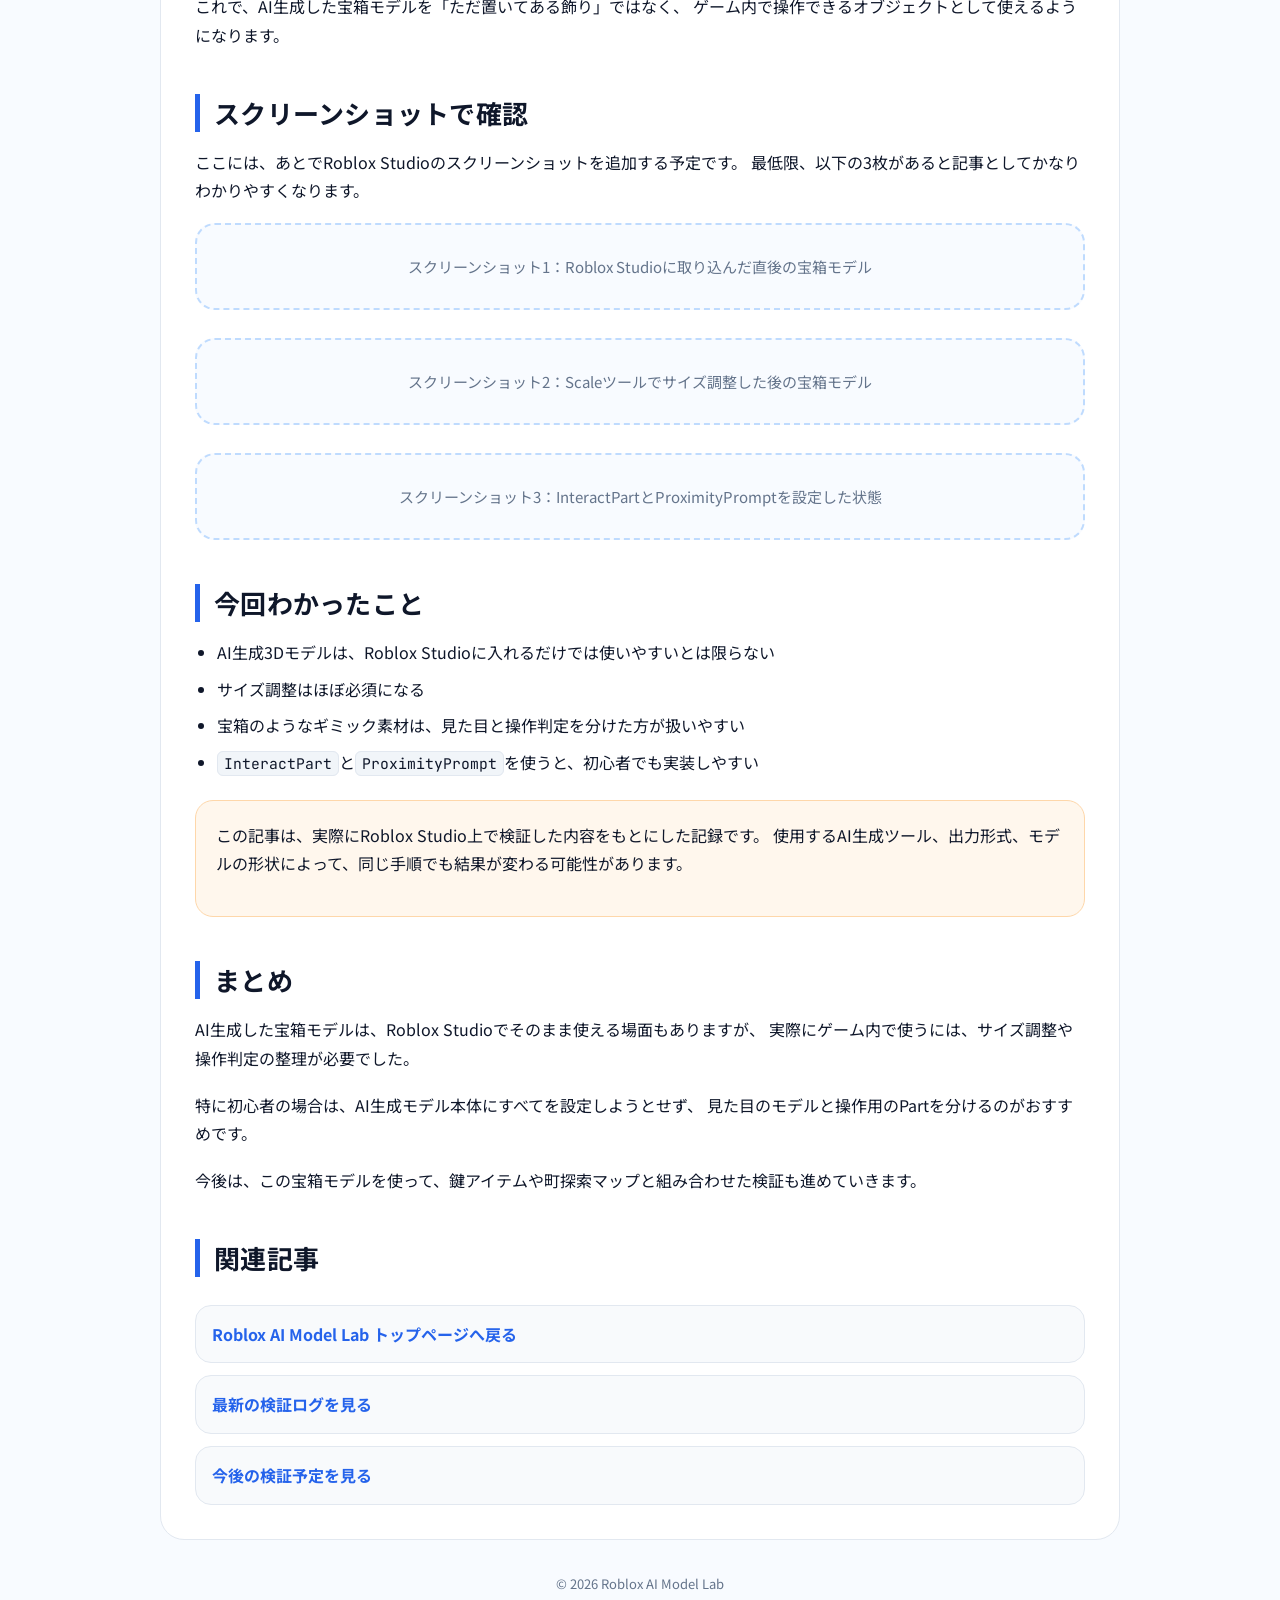
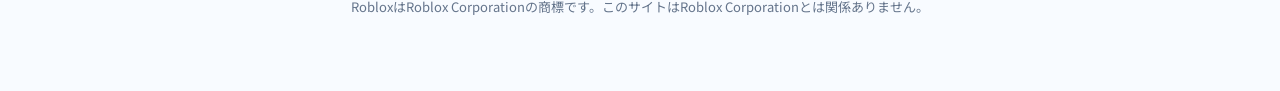
<file: articles/ai-chest-roblox-studio-size-fix.html>
<!DOCTYPE html>

<html lang="ja">
<head>
  <meta charset="UTF-8">

<!-- Google tag (gtag.js) -->
<script async src="https://www.googletagmanager.com/gtag/js?id=G-V412S041CP"></script>
<script>
  window.dataLayer = window.dataLayer || [];
  function gtag(){dataLayer.push(arguments);}
  gtag('js', new Date());

  gtag('config', 'G-V412S041CP');
</script>
  
  <meta name="viewport" content="width=device-width, initial-scale=1">

  <title>AI生成した宝箱モデルをRoblox Studioで使うには？サイズ調整で詰まった検証ログ</title>
  <meta name="description" content="Meshyで作ったAI生成宝箱モデルをRoblox Studioに取り込み、サイズ調整・当たり判定・ギミック化で詰まった点と解決方法を実機検証ベースでまとめます。">
  <meta name="keywords" content="Roblox Studio,AI生成3Dモデル,Meshy,宝箱,サイズ調整,インポート,当たり判定,ProximityPrompt,初心者">
  <link rel="canonical" href="https://roblox-ai-model-lab.pages.dev/articles/ai-chest-roblox-studio-size-fix">

  <link rel="icon" href="/favicon.ico" sizes="any">
  <link rel="icon" type="image/png" sizes="32x32" href="/favicon-32x32.png">
  <link rel="apple-touch-icon" href="/apple-touch-icon.png">
  <meta name="theme-color" content="#2563eb">

  <!-- OGP -->

  <meta property="og:type" content="article">
  <meta property="og:locale" content="ja_JP">
  <meta property="og:site_name" content="Roblox AI Model Lab">
  <meta property="og:title" content="AI生成した宝箱モデルをRoblox Studioで使うには？サイズ調整で詰まった検証ログ">
  <meta property="og:description" content="Meshyで作ったAI生成宝箱モデルをRoblox Studioに取り込み、サイズ調整・当たり判定・ギミック化で詰まった点と解決方法を実機検証ベースでまとめます。">
  <meta property="og:url" content="https://roblox-ai-model-lab.pages.dev/articles/ai-chest-roblox-studio-size-fix">
  <meta property="og:image" content="https://roblox-ai-model-lab.pages.dev/ogp.png">
  <meta property="og:image:width" content="1200">
  <meta property="og:image:height" content="630">

  <!-- Twitter Card -->

  <meta name="twitter:card" content="summary_large_image">
  <meta name="twitter:title" content="AI生成した宝箱モデルをRoblox Studioで使うには？サイズ調整で詰まった検証ログ">
  <meta name="twitter:description" content="Meshyで作ったAI生成宝箱モデルをRoblox Studioに取り込み、サイズ調整・当たり判定・ギミック化で詰まった点と解決方法を実機検証ベースでまとめます。">
  <meta name="twitter:image" content="https://roblox-ai-model-lab.pages.dev/ogp.png">

  <link rel="preconnect" href="https://fonts.googleapis.com">
  <link rel="preconnect" href="https://fonts.gstatic.com" crossorigin>
  <link href="https://fonts.googleapis.com/css2?family=JetBrains+Mono:wght@400;500;700&family=Noto+Sans+JP:wght@400;500;700&display=swap" rel="stylesheet">
  <link rel="stylesheet" href="/styles.css">

  <style>
    body {
      background: #f8fbff;
      color: #0f172a;
      font-family: "Noto Sans JP", system-ui, -apple-system, BlinkMacSystemFont, sans-serif;
      line-height: 1.8;
    }

    .article-wrapper {
      width: min(100% - 32px, 960px);
      margin: 0 auto;
      padding: 40px 0 72px;
    }

    .article-nav {
      display: flex;
      justify-content: space-between;
      gap: 16px;
      align-items: center;
      margin-bottom: 32px;
      font-size: 14px;
    }

    .article-nav a {
      color: #2563eb;
      text-decoration: none;
      font-weight: 700;
    }

    .article-hero {
      background: #ffffff;
      border: 1px solid #bfdbfe;
      border-radius: 28px;
      padding: 36px;
      box-shadow: 0 18px 45px rgba(37, 99, 235, 0.08);
      margin-bottom: 32px;
    }

    .article-label {
      display: inline-flex;
      align-items: center;
      gap: 8px;
      background: #eff6ff;
      color: #1d4ed8;
      border: 1px solid #bfdbfe;
      border-radius: 999px;
      padding: 6px 14px;
      font-size: 13px;
      font-weight: 700;
      margin-bottom: 18px;
    }

    .article-hero h1 {
      font-size: clamp(28px, 5vw, 44px);
      line-height: 1.35;
      margin: 0 0 18px;
      letter-spacing: -0.03em;
    }

    .article-lead {
      color: #475569;
      font-size: 17px;
      margin: 0;
    }

    .article-meta {
      display: flex;
      flex-wrap: wrap;
      gap: 10px;
      margin-top: 22px;
      color: #64748b;
      font-size: 14px;
    }

    .article-meta span {
      background: #f8fafc;
      border: 1px solid #e2e8f0;
      border-radius: 999px;
      padding: 5px 12px;
    }

    .article-content {
      background: #ffffff;
      border: 1px solid #e2e8f0;
      border-radius: 24px;
      padding: 34px;
    }

    .article-content h2 {
      font-size: 26px;
      line-height: 1.45;
      margin: 44px 0 16px;
      padding-left: 14px;
      border-left: 5px solid #2563eb;
    }

    .article-content h2:first-child {
      margin-top: 0;
    }

    .article-content h3 {
      font-size: 20px;
      margin: 28px 0 10px;
    }

    .article-content p {
      margin: 0 0 18px;
    }

    .article-content ul,
    .article-content ol {
      padding-left: 1.4em;
      margin: 0 0 22px;
    }

    .article-content li {
      margin-bottom: 8px;
    }

    .summary-box,
    .point-box,
    .warning-box {
      border-radius: 18px;
      padding: 20px;
      margin: 22px 0;
    }

    .summary-box {
      background: #eff6ff;
      border: 1px solid #bfdbfe;
    }

    .point-box {
      background: #f8fafc;
      border: 1px solid #e2e8f0;
    }

    .warning-box {
      background: #fff7ed;
      border: 1px solid #fed7aa;
    }

    .data-table {
      width: 100%;
      border-collapse: collapse;
      margin: 20px 0 28px;
      font-size: 15px;
      overflow: hidden;
      border-radius: 16px;
    }

    .data-table th,
    .data-table td {
      border: 1px solid #e2e8f0;
      padding: 12px 14px;
      text-align: left;
      vertical-align: top;
    }

    .data-table th {
      background: #eff6ff;
      color: #1e3a8a;
      font-weight: 700;
      width: 34%;
    }

    code {
      font-family: "JetBrains Mono", monospace;
      background: #f1f5f9;
      border: 1px solid #e2e8f0;
      border-radius: 6px;
      padding: 2px 6px;
      font-size: 0.92em;
    }

    .screenshot-placeholder {
      border: 2px dashed #bfdbfe;
      border-radius: 20px;
      background: #f8fbff;
      color: #64748b;
      padding: 28px;
      margin: 18px 0 28px;
      text-align: center;
      font-size: 15px;
    }

    .article-links {
      display: grid;
      gap: 12px;
      margin-top: 28px;
    }

    .article-links a {
      display: block;
      background: #f8fafc;
      border: 1px solid #e2e8f0;
      border-radius: 16px;
      padding: 14px 16px;
      color: #2563eb;
      text-decoration: none;
      font-weight: 700;
    }

    .article-footer {
      margin-top: 32px;
      color: #64748b;
      font-size: 13px;
      text-align: center;
    }

    @media (max-width: 720px) {
      .article-wrapper {
        width: min(100% - 20px, 960px);
        padding-top: 24px;
      }

      .article-hero,
      .article-content {
        padding: 24px 18px;
        border-radius: 20px;
      }

      .article-nav {
        align-items: flex-start;
        flex-direction: column;
      }

      .data-table {
        font-size: 14px;
      }

      .data-table th,
      .data-table td {
        display: block;
        width: 100%;
      }
    }
  </style>

  <script type="application/ld+json">
  {
    "@context": "https://schema.org",
    "@type": "BlogPosting",
    "headline": "AI生成した宝箱モデルをRoblox Studioで使うには？サイズ調整で詰まった検証ログ",
    "description": "Meshyで作ったAI生成宝箱モデルをRoblox Studioに取り込み、サイズ調整・当たり判定・ギミック化で詰まった点と解決方法を実機検証ベースでまとめます。",
    "image": "https://roblox-ai-model-lab.pages.dev/ogp.png",
    "datePublished": "2026-06-27",
    "dateModified": "2026-06-27",
    "author": {
      "@type": "Organization",
      "name": "Roblox AI Model Lab"
    },
    "publisher": {
      "@type": "Organization",
      "name": "Roblox AI Model Lab",
      "logo": {
        "@type": "ImageObject",
        "url": "https://roblox-ai-model-lab.pages.dev/favicon-32x32.png"
      }
    },
    "mainEntityOfPage": {
      "@type": "WebPage",
      "@id": "https://roblox-ai-model-lab.pages.dev/articles/ai-chest-roblox-studio-size-fix.html"
    }
  }
  </script>

</head>

<body>
  <div class="article-wrapper">
    <nav class="article-nav" aria-label="パンくず">
      <a href="/">← Roblox AI Model Lab トップへ戻る</a>
      <span>Verification Log / Roblox Studio × AI 3D Model</span>
    </nav>


<header class="article-hero">
  <div class="article-label">検証ログ｜AI生成3Dモデル × Roblox Studio</div>
  <h1>AI生成した宝箱モデルをRoblox Studioで使うには？サイズ調整で詰まった検証ログ</h1>
  <p class="article-lead">
    Meshyで作ったAI生成宝箱モデルをRoblox Studioに取り込み、実際のゲーム内で使えるように調整した検証ログです。
    この記事では、インポート直後に詰まったサイズ調整・配置・当たり判定・ギミック化のポイントを、初心者向けに整理します。
  </p>
  <div class="article-meta">
    <span>公開日：2026年6月27日</span>
    <span>検証日：2026年6月</span>
    <span>対象：Roblox Studio初心者</span>
  </div>
</header>

<main class="article-content">
  <h2>結論</h2>
  <div class="summary-box">
    <p>
      AI生成した3Dモデルは、Roblox Studioに取り込むだけではゲーム素材として扱いにくい場合があります。
      特に宝箱のように「近づいて開ける」「報酬を出す」「クリア判定に使う」モデルでは、
      見た目のモデルとは別に、操作用のPartやProximityPromptを用意した方が安定しました。
    </p>
  </div>

  <p>
    今回の検証では、AI生成した宝箱モデルをRoblox Studioに入れたあと、
    そのままではサイズ感が合わず、ゲーム内ギミックとしても扱いにくいことがわかりました。
  </p>

  <p>
    ただし、Scaleツールでサイズを調整し、操作判定用の<code>InteractPart</code>を別に作ることで、
    初心者でも「近づいて操作できる宝箱」として使える形にできました。
  </p>

  <h2>今回の検証内容</h2>

  <h3>使用したAI生成3Dモデル</h3>
  <p>
    今回使ったのは、AI生成ツールで作成した宝箱モデルです。
    Roblox Studioへ取り込み、町探索やミニゲーム内で使える宝箱として配置できるかを検証しました。
  </p>

  <table class="data-table">
    <tr>
      <th>検証対象</th>
      <td>AI生成した宝箱モデル</td>
    </tr>
    <tr>
      <th>使用先</th>
      <td>Roblox Studio内のミニゲーム・探索マップ</td>
    </tr>
    <tr>
      <th>確認したこと</th>
      <td>サイズ調整、配置、当たり判定、操作判定、ギミック化</td>
    </tr>
  </table>

  <h3>Roblox Studioで試したこと</h3>
  <p>
    Roblox Studio上では、宝箱モデルを単に置くだけではなく、
    プレイヤーが近づいて操作できるようにすることを目標にしました。
  </p>

  <ul>
    <li>AI生成宝箱モデルをRoblox Studioに取り込む</li>
    <li>ゲーム内で見やすいサイズに調整する</li>
    <li>宝箱の近くで操作できるようにする</li>
    <li>ProximityPromptを使ってギミック化する</li>
  </ul>

  <h2>実際に詰まったポイント</h2>

  <h3>1. インポート直後のサイズが合わない</h3>
  <p>
    AI生成3Dモデルは、Roblox Studioへ取り込んだ直後のサイズが、そのままゲームに合うとは限りません。
    今回の宝箱も、最初はゲーム内で使うには小さすぎる状態でした。
  </p>

  <table class="data-table">
    <tr>
      <th>インポート直後のSize</th>
      <td><code>2, 1.381, 1.586</code></td>
    </tr>
    <tr>
      <th>調整後のSize</th>
      <td><code>5.71, 3.941, 4.527</code></td>
    </tr>
  </table>

  <p>
    数値だけ見ると少しの差に見えますが、Roblox Studio内ではプレイヤーの身長やステージの広さとのバランスが重要です。
    そのため、実際にPlayして見え方を確認しながら調整する必要がありました。
  </p>

  <h3>2. 見た目のモデルと操作判定を分ける必要がある</h3>
  <p>
    宝箱モデルそのものに操作判定を持たせようとすると、形状や向きによって扱いづらくなることがあります。
    特にAI生成モデルは見た目が複雑になりやすいため、モデル本体をそのまま判定に使うよりも、
    操作用のPartを別に置いた方が安定しました。
  </p>

  <div class="point-box">
    <p>
      今回は、宝箱の近くに<code>InteractPart</code>を用意し、
      そこに<code>ProximityPrompt</code>を入れる形にしました。
      これにより、見た目の宝箱と、プレイヤーが操作する判定部分を分けられます。
    </p>
  </div>

  <h3>3. そのままだとギミック化しにくい</h3>
  <p>
    AI生成モデルは、見た目の素材としては使えても、
    「開ける」「報酬を出す」「クリア判定に使う」といったゲーム内処理は別途作る必要があります。
  </p>

  <p>
    つまり、AI生成モデルは完成品のゲームギミックではなく、
    Roblox Studio上で調整して使うための素材として考える方が現実的です。
  </p>

  <h2>解決方法</h2>

  <h3>Scaleツールでサイズを調整する</h3>
  <p>
    まずはRoblox Studio上で宝箱モデルを選択し、Scaleツールを使ってサイズを調整しました。
    このとき、見た目だけで判断せず、実際にPlayしてプレイヤーとの大きさのバランスを確認しました。
  </p>

  <ol>
    <li>宝箱モデルを選択する</li>
    <li>Scaleツールで少しずつ拡大する</li>
    <li>プレイヤーの身長と比べる</li>
    <li>Playして近づいたときの見え方を確認する</li>
  </ol>

  <h3>InteractPartを別に用意する</h3>
  <p>
    次に、宝箱モデルとは別に操作用の<code>InteractPart</code>を置きました。
    これにより、宝箱の見た目を崩さずに、プレイヤーが操作できる判定範囲を作れます。
  </p>

  <p>
    初心者の場合、AI生成モデル本体にすべてを入れようとすると混乱しやすいです。
    見た目は宝箱モデル、操作判定は<code>InteractPart</code>という形で分けると管理しやすくなります。
  </p>

  <h3>ProximityPromptで操作できるようにする</h3>
  <p>
    最後に、<code>InteractPart</code>へ<code>ProximityPrompt</code>を追加し、
    プレイヤーが近づいたときに操作できるようにしました。
  </p>

  <p>
    これで、AI生成した宝箱モデルを「ただ置いてある飾り」ではなく、
    ゲーム内で操作できるオブジェクトとして使えるようになります。
  </p>

  <h2>スクリーンショットで確認</h2>

  <p>
    ここには、あとでRoblox Studioのスクリーンショットを追加する予定です。
    最低限、以下の3枚があると記事としてかなりわかりやすくなります。
  </p>

  <div class="screenshot-placeholder">
    スクリーンショット1：Roblox Studioに取り込んだ直後の宝箱モデル
  </div>

  <div class="screenshot-placeholder">
    スクリーンショット2：Scaleツールでサイズ調整した後の宝箱モデル
  </div>

  <div class="screenshot-placeholder">
    スクリーンショット3：InteractPartとProximityPromptを設定した状態
  </div>

  <h2>今回わかったこと</h2>

  <ul>
    <li>AI生成3Dモデルは、Roblox Studioに入れるだけでは使いやすいとは限らない</li>
    <li>サイズ調整はほぼ必須になる</li>
    <li>宝箱のようなギミック素材は、見た目と操作判定を分けた方が扱いやすい</li>
    <li><code>InteractPart</code>と<code>ProximityPrompt</code>を使うと、初心者でも実装しやすい</li>
  </ul>

  <div class="warning-box">
    <p>
      この記事は、実際にRoblox Studio上で検証した内容をもとにした記録です。
      使用するAI生成ツール、出力形式、モデルの形状によって、同じ手順でも結果が変わる可能性があります。
    </p>
  </div>

  <h2>まとめ</h2>

  <p>
    AI生成した宝箱モデルは、Roblox Studioでそのまま使える場面もありますが、
    実際にゲーム内で使うには、サイズ調整や操作判定の整理が必要でした。
  </p>

  <p>
    特に初心者の場合は、AI生成モデル本体にすべてを設定しようとせず、
    見た目のモデルと操作用のPartを分けるのがおすすめです。
  </p>

  <p>
    今後は、この宝箱モデルを使って、鍵アイテムや町探索マップと組み合わせた検証も進めていきます。
  </p>

  <h2>関連記事</h2>
  <div class="article-links">
    <a href="/">Roblox AI Model Lab トップページへ戻る</a>
    <a href="/#logs">最新の検証ログを見る</a>
    <a href="/#plans">今後の検証予定を見る</a>
  </div>
</main>

<footer class="article-footer">
  <p>© 2026 Roblox AI Model Lab</p>
  <p>RobloxはRoblox Corporationの商標です。このサイトはRoblox Corporationとは関係ありません。</p>
</footer>

  </div>
</body>
</html>
</file>
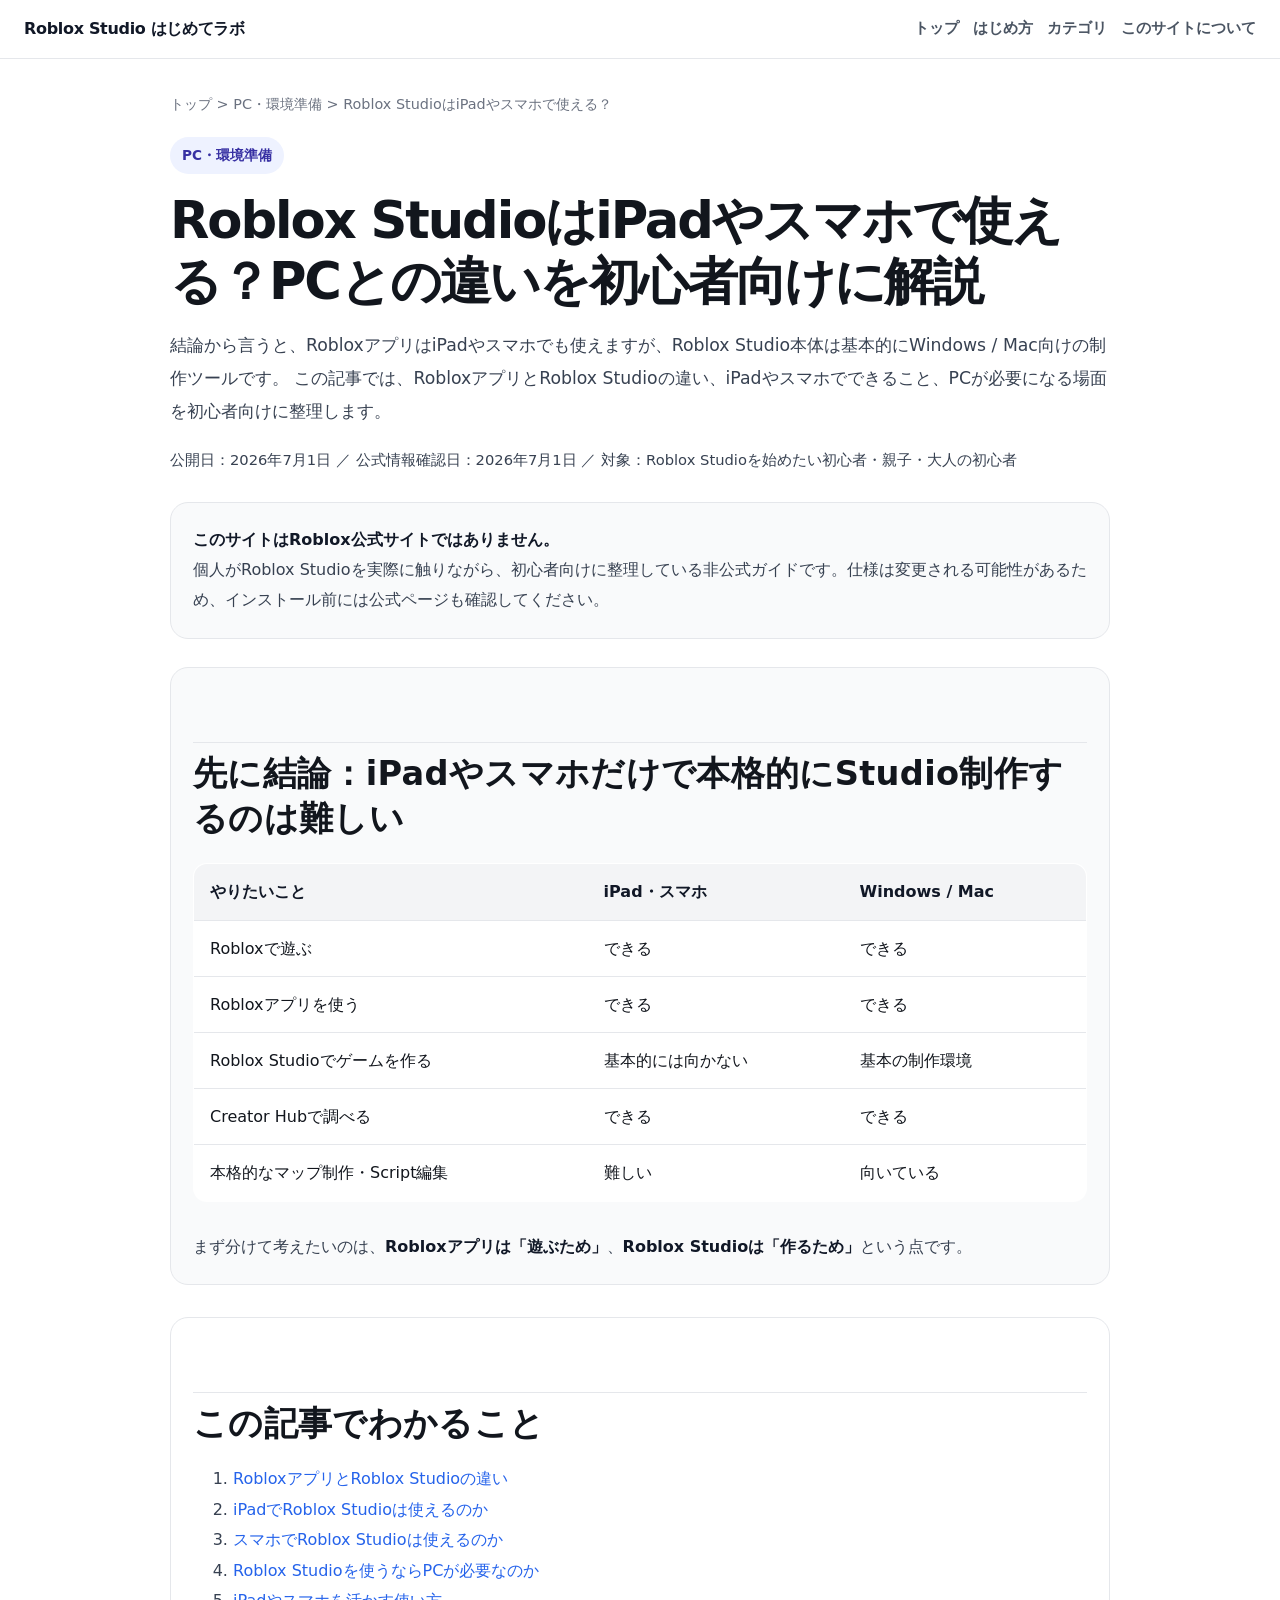
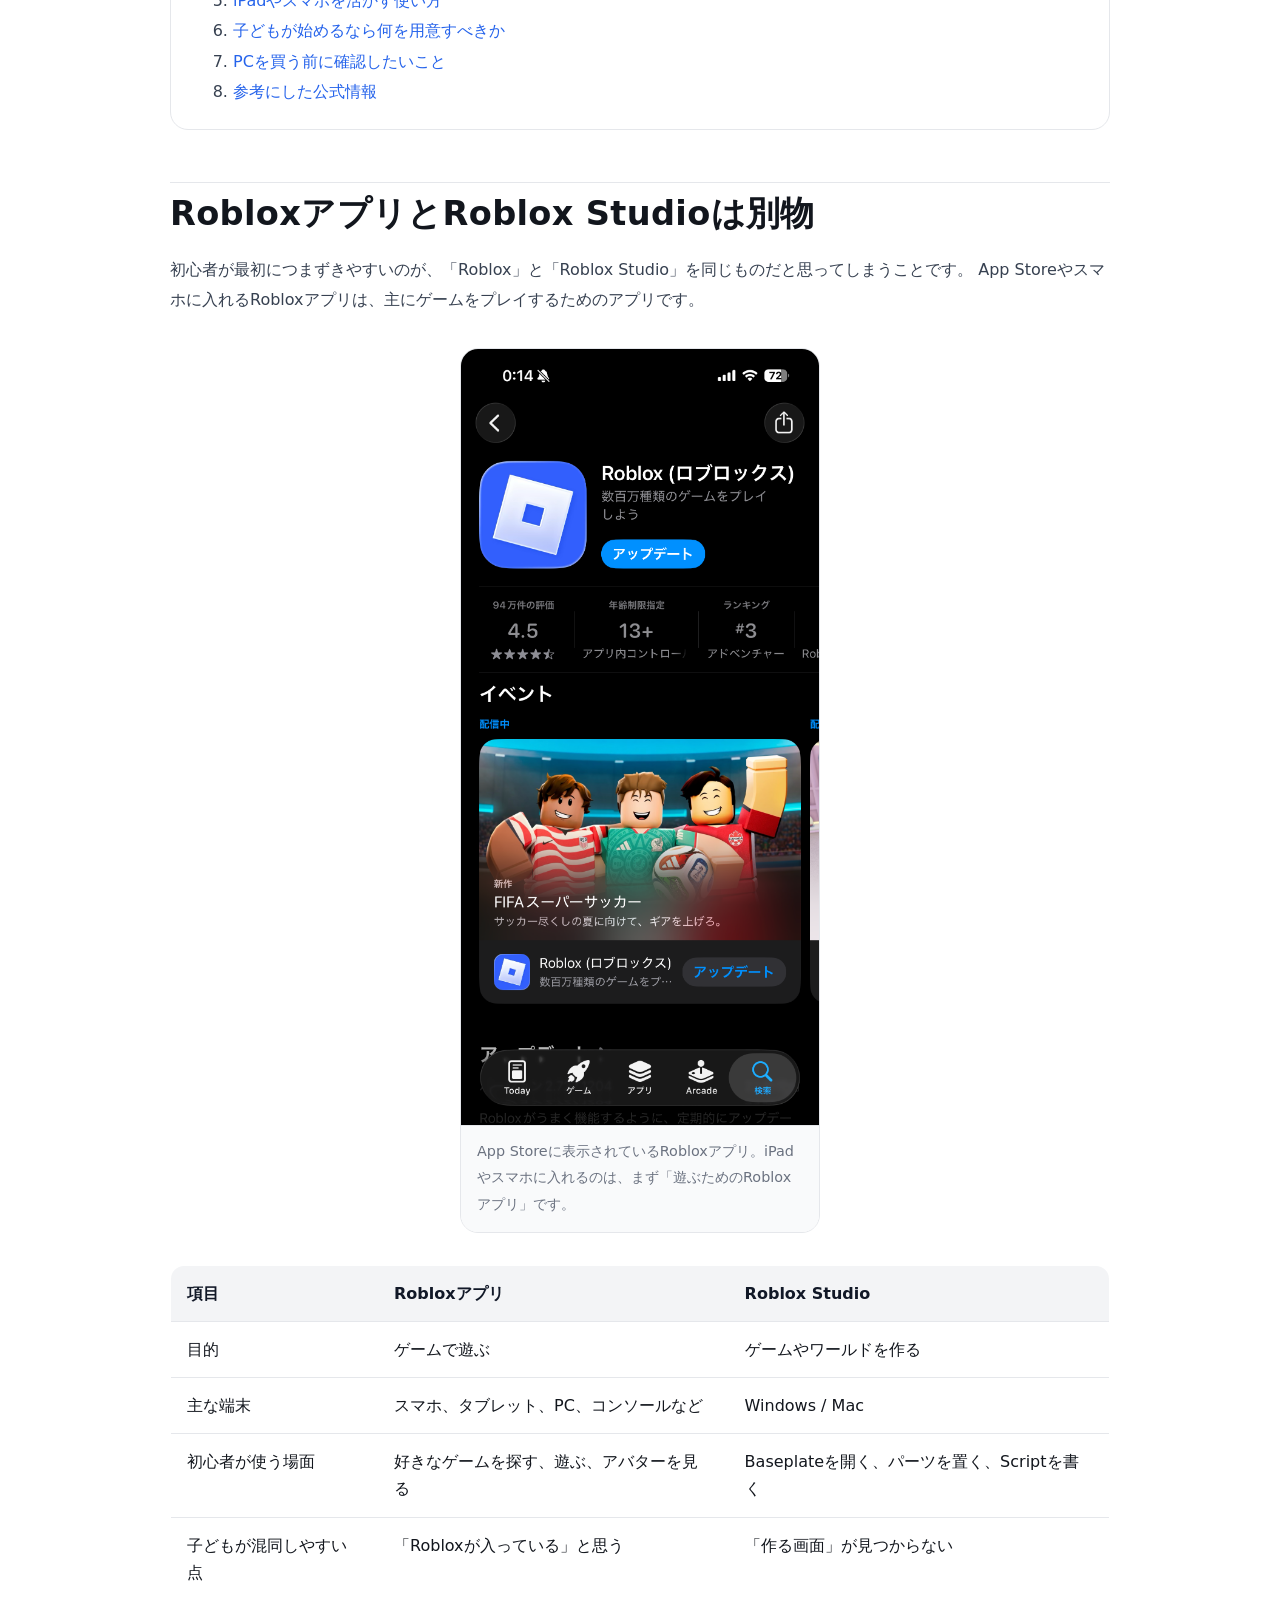
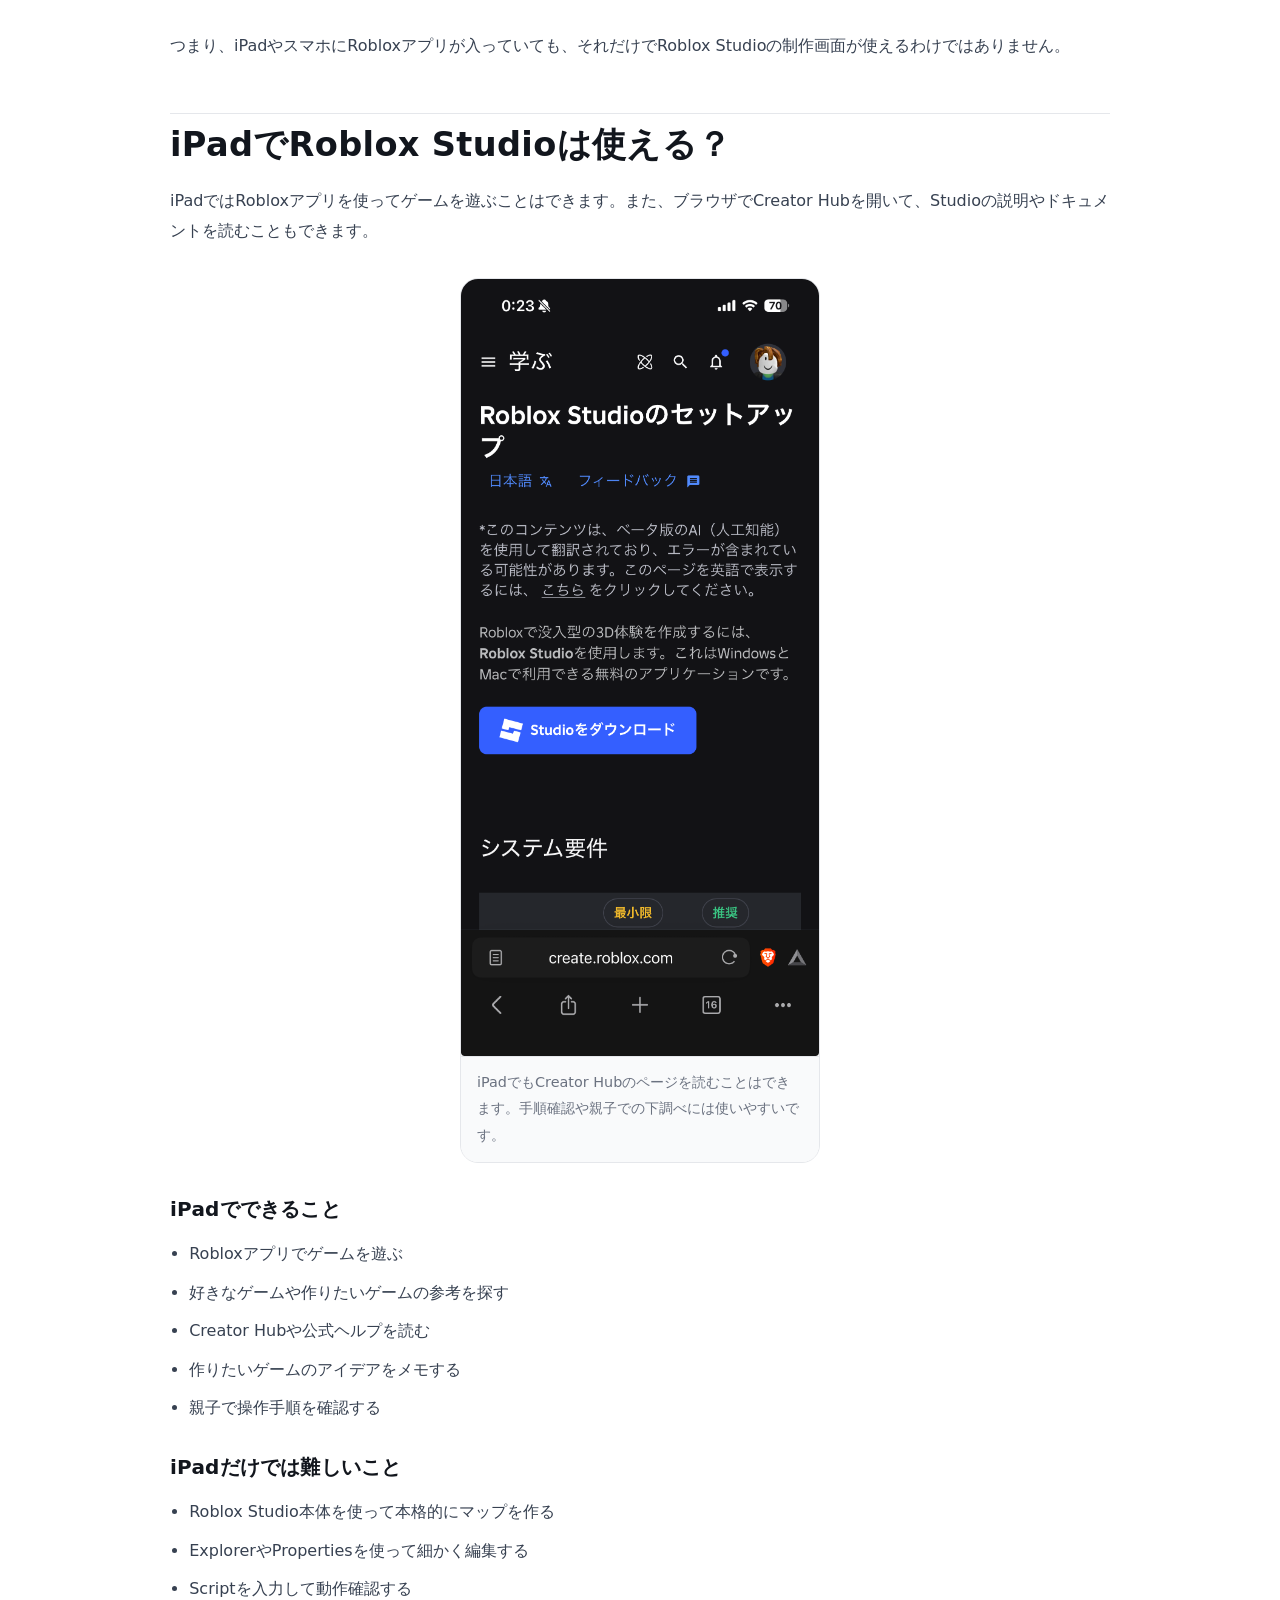
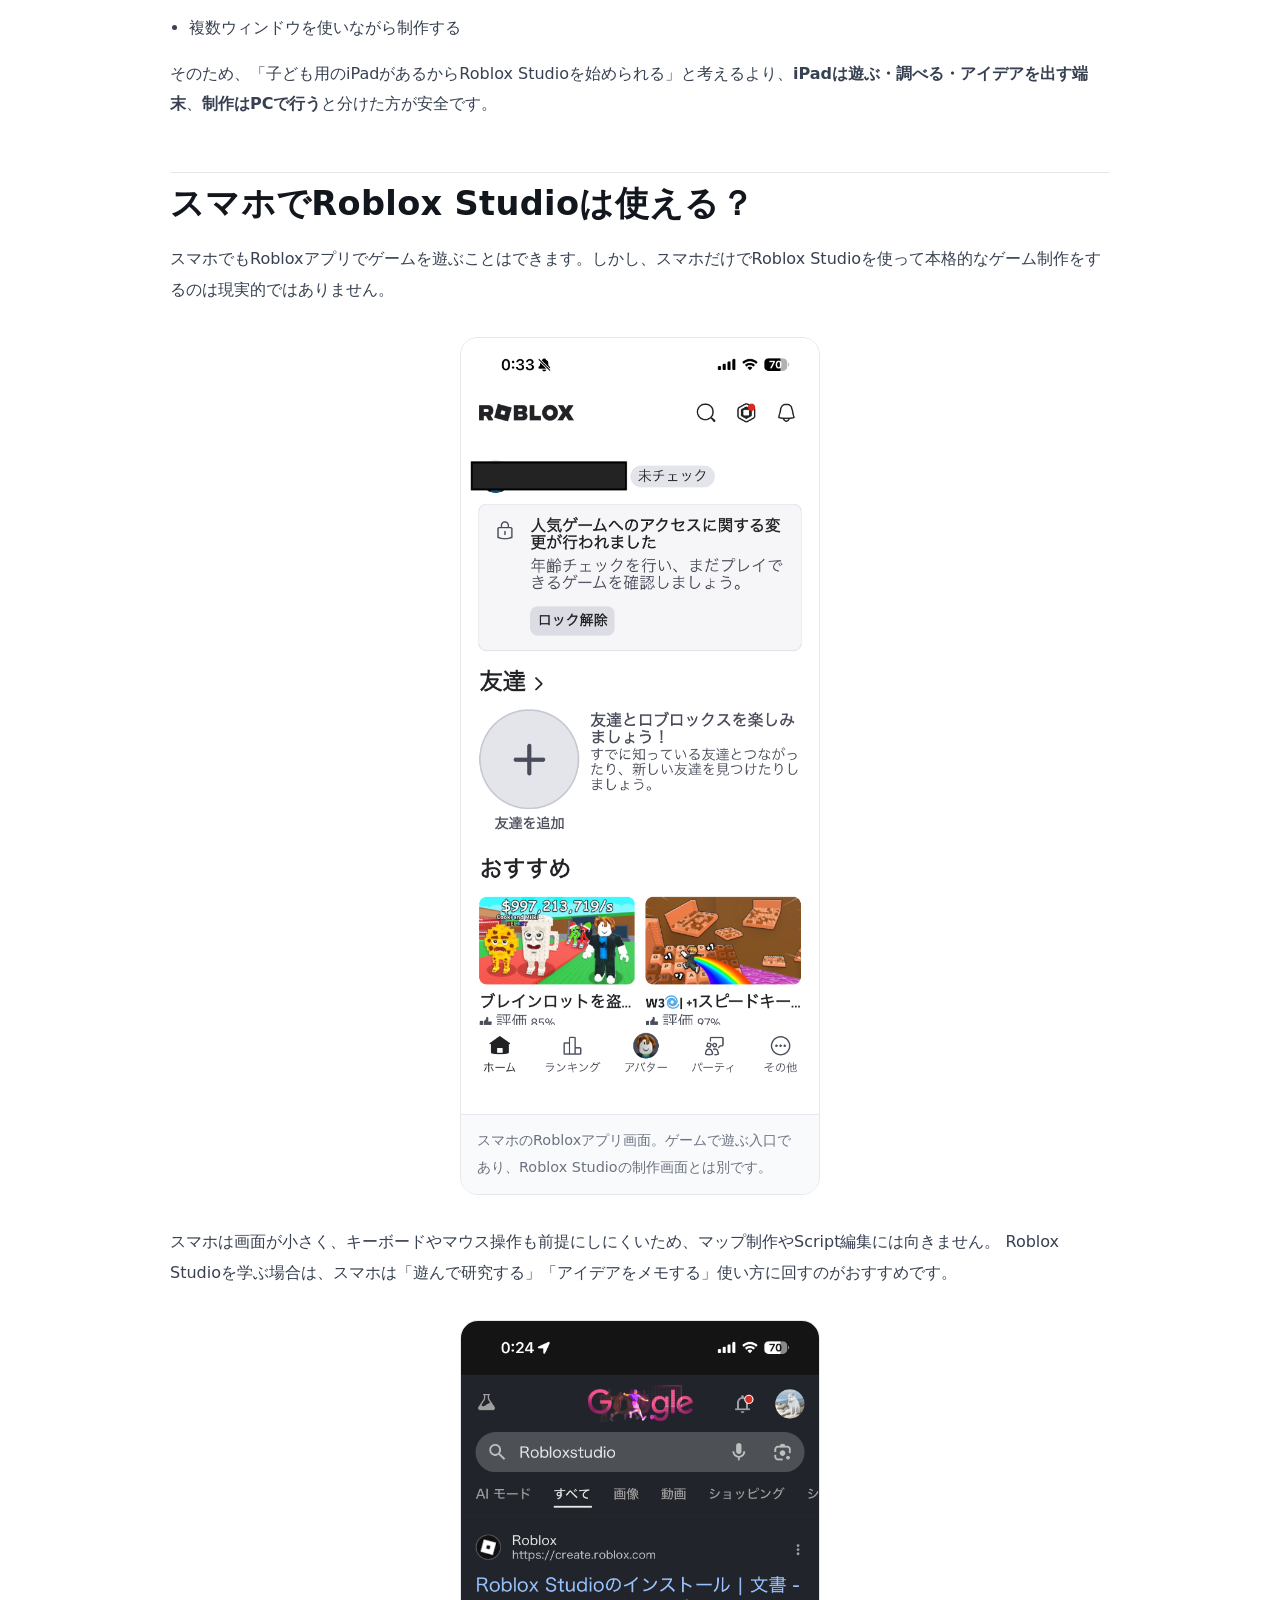
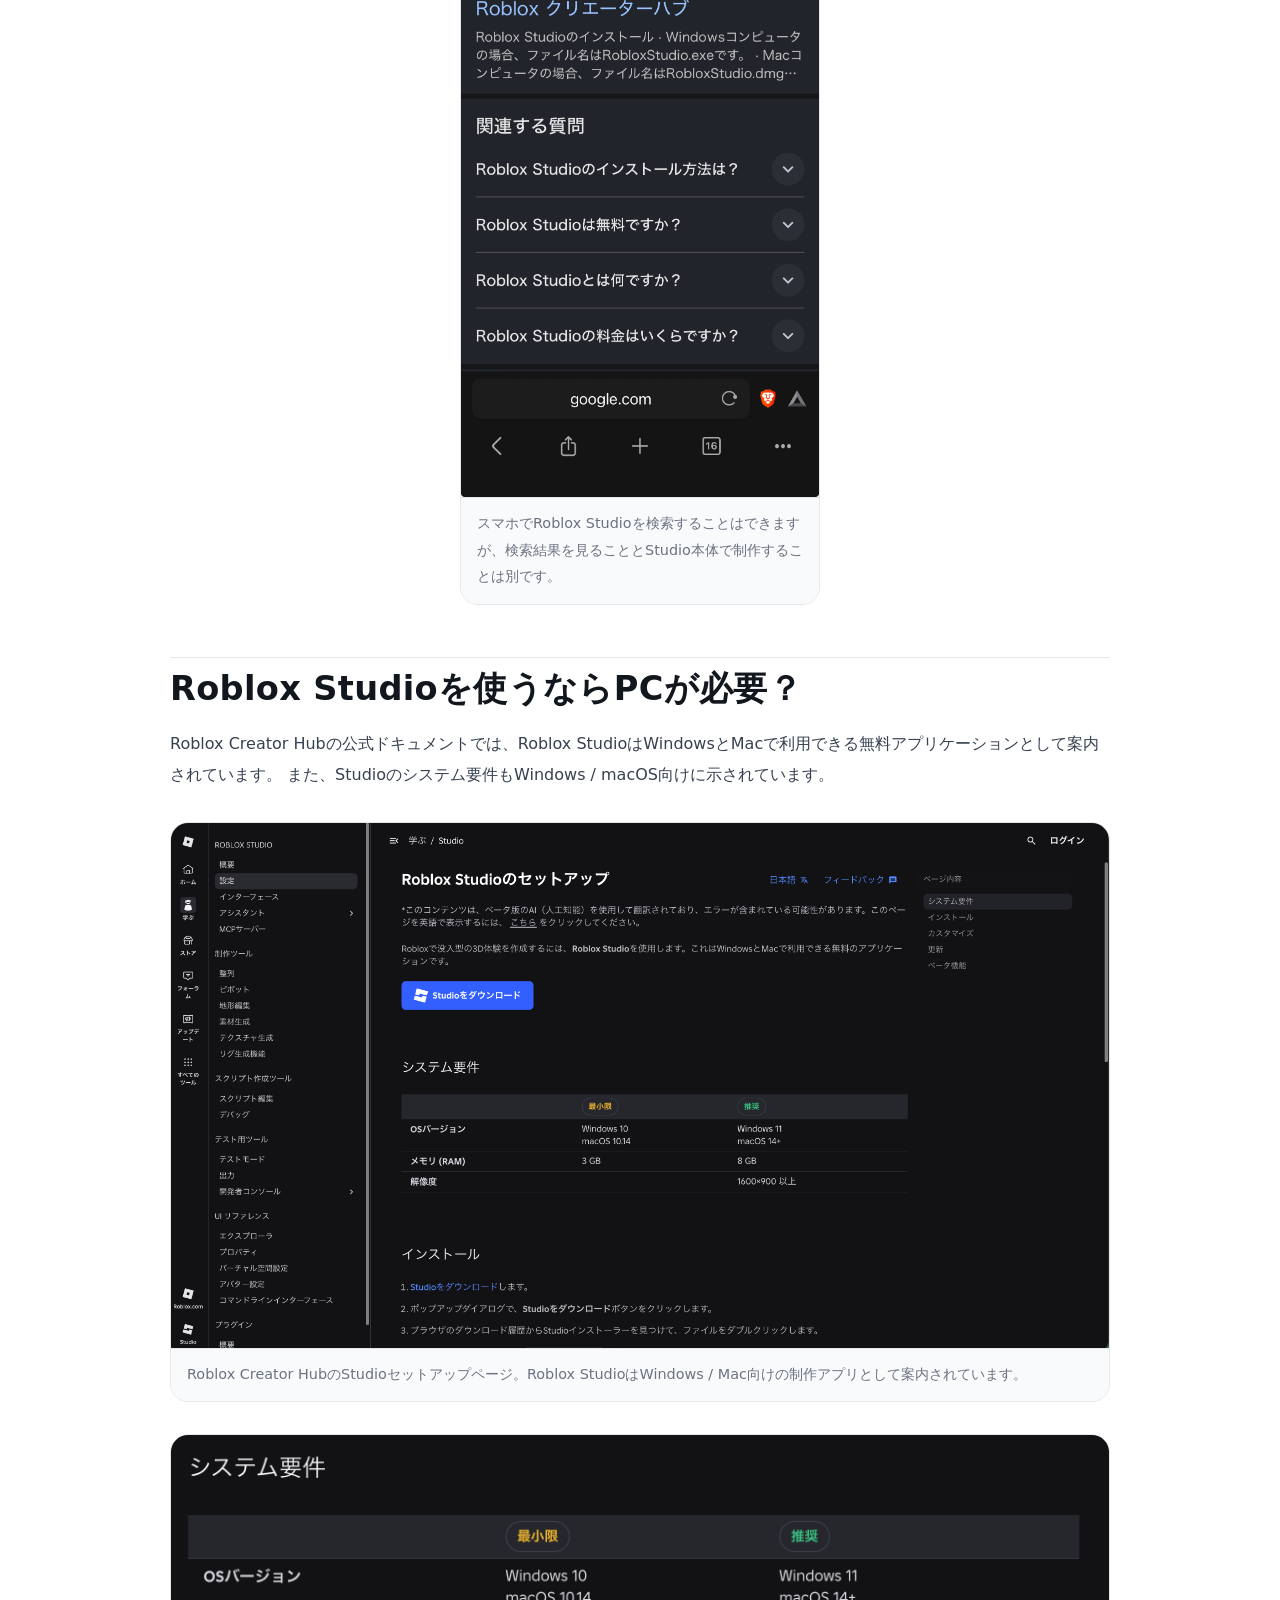
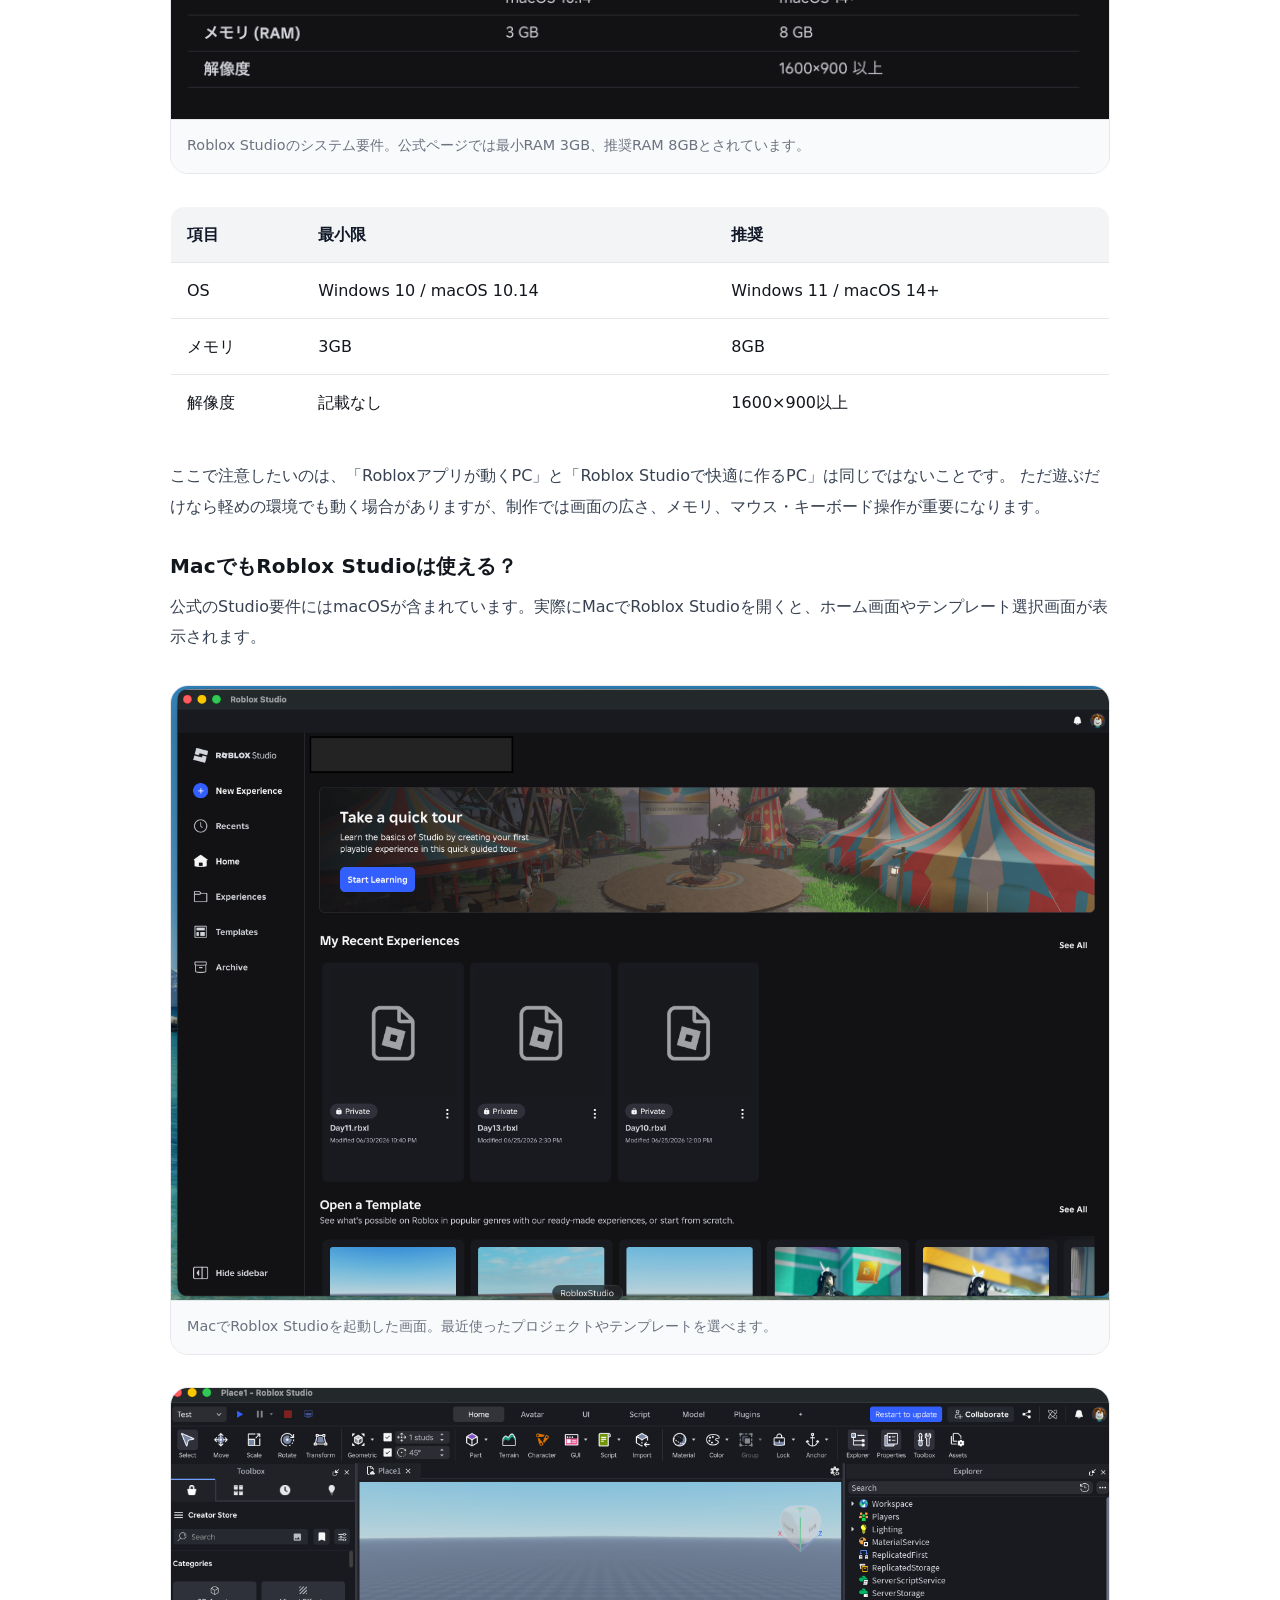
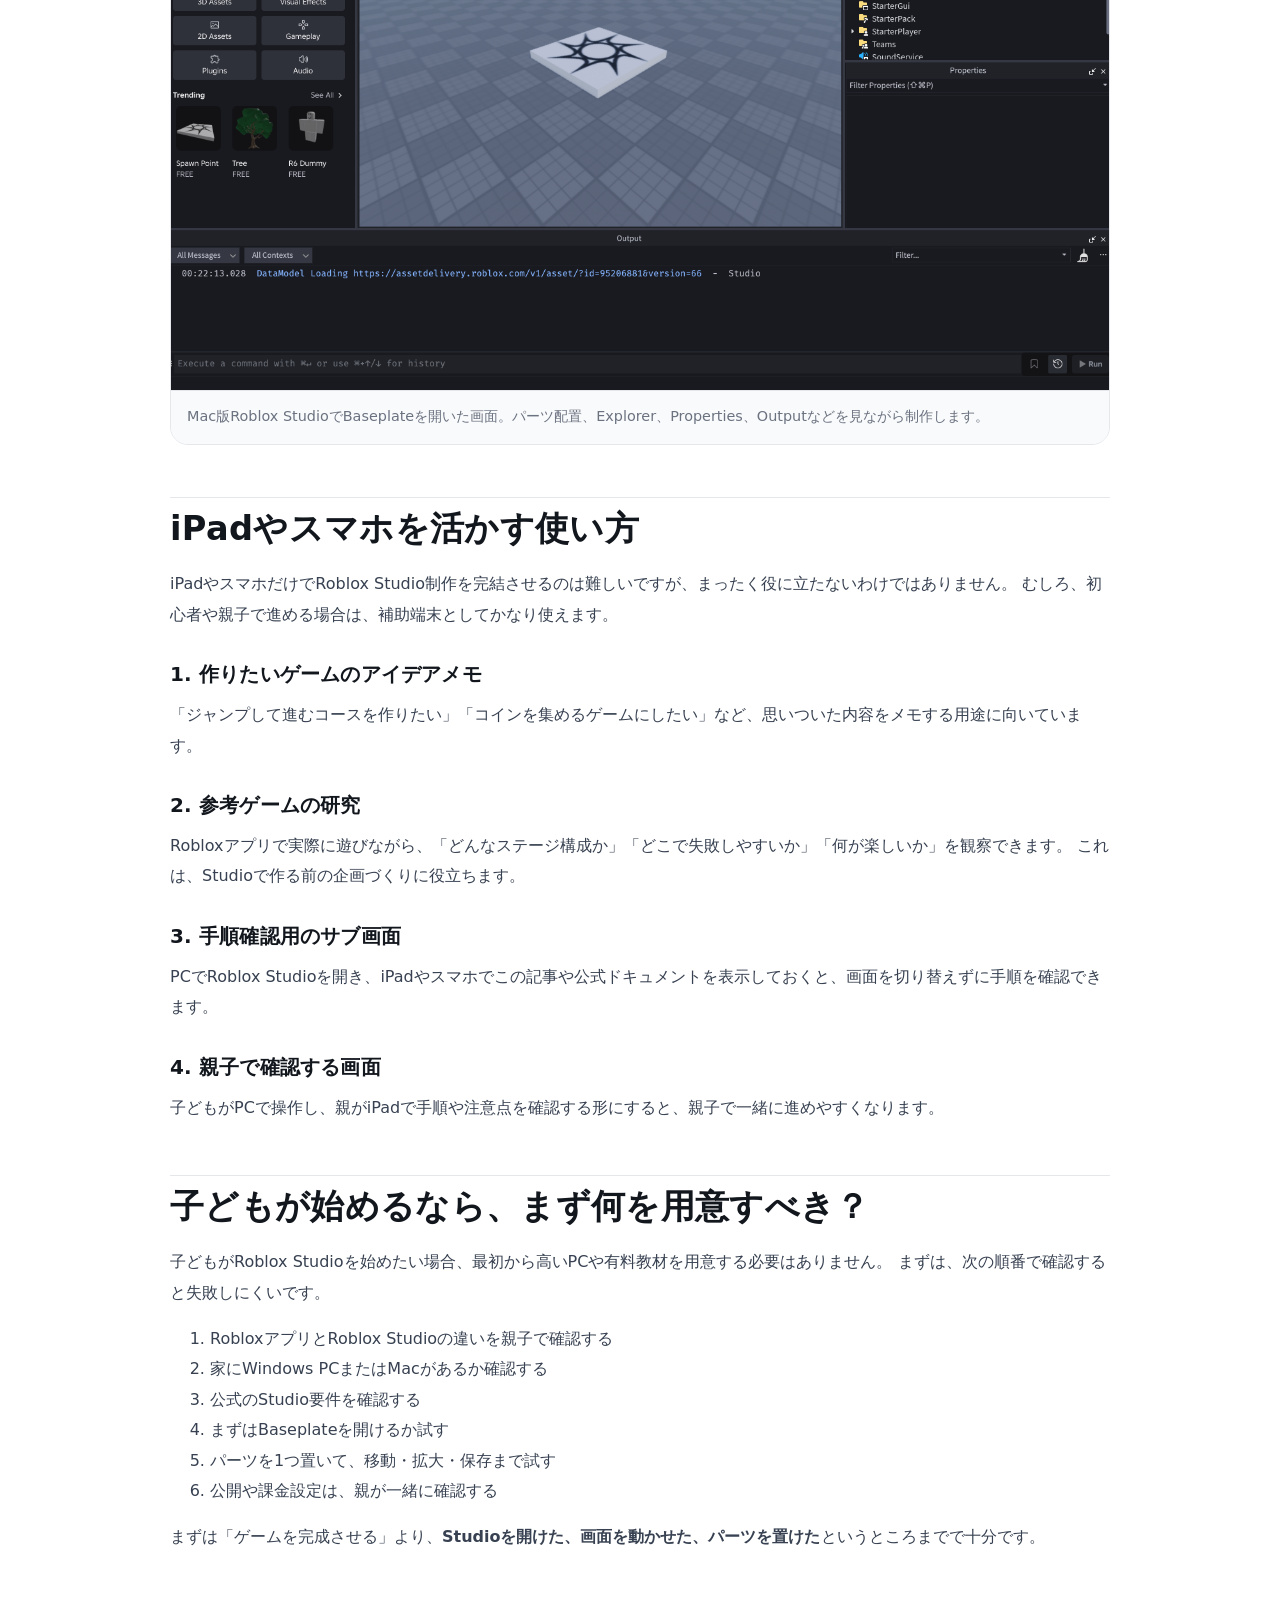
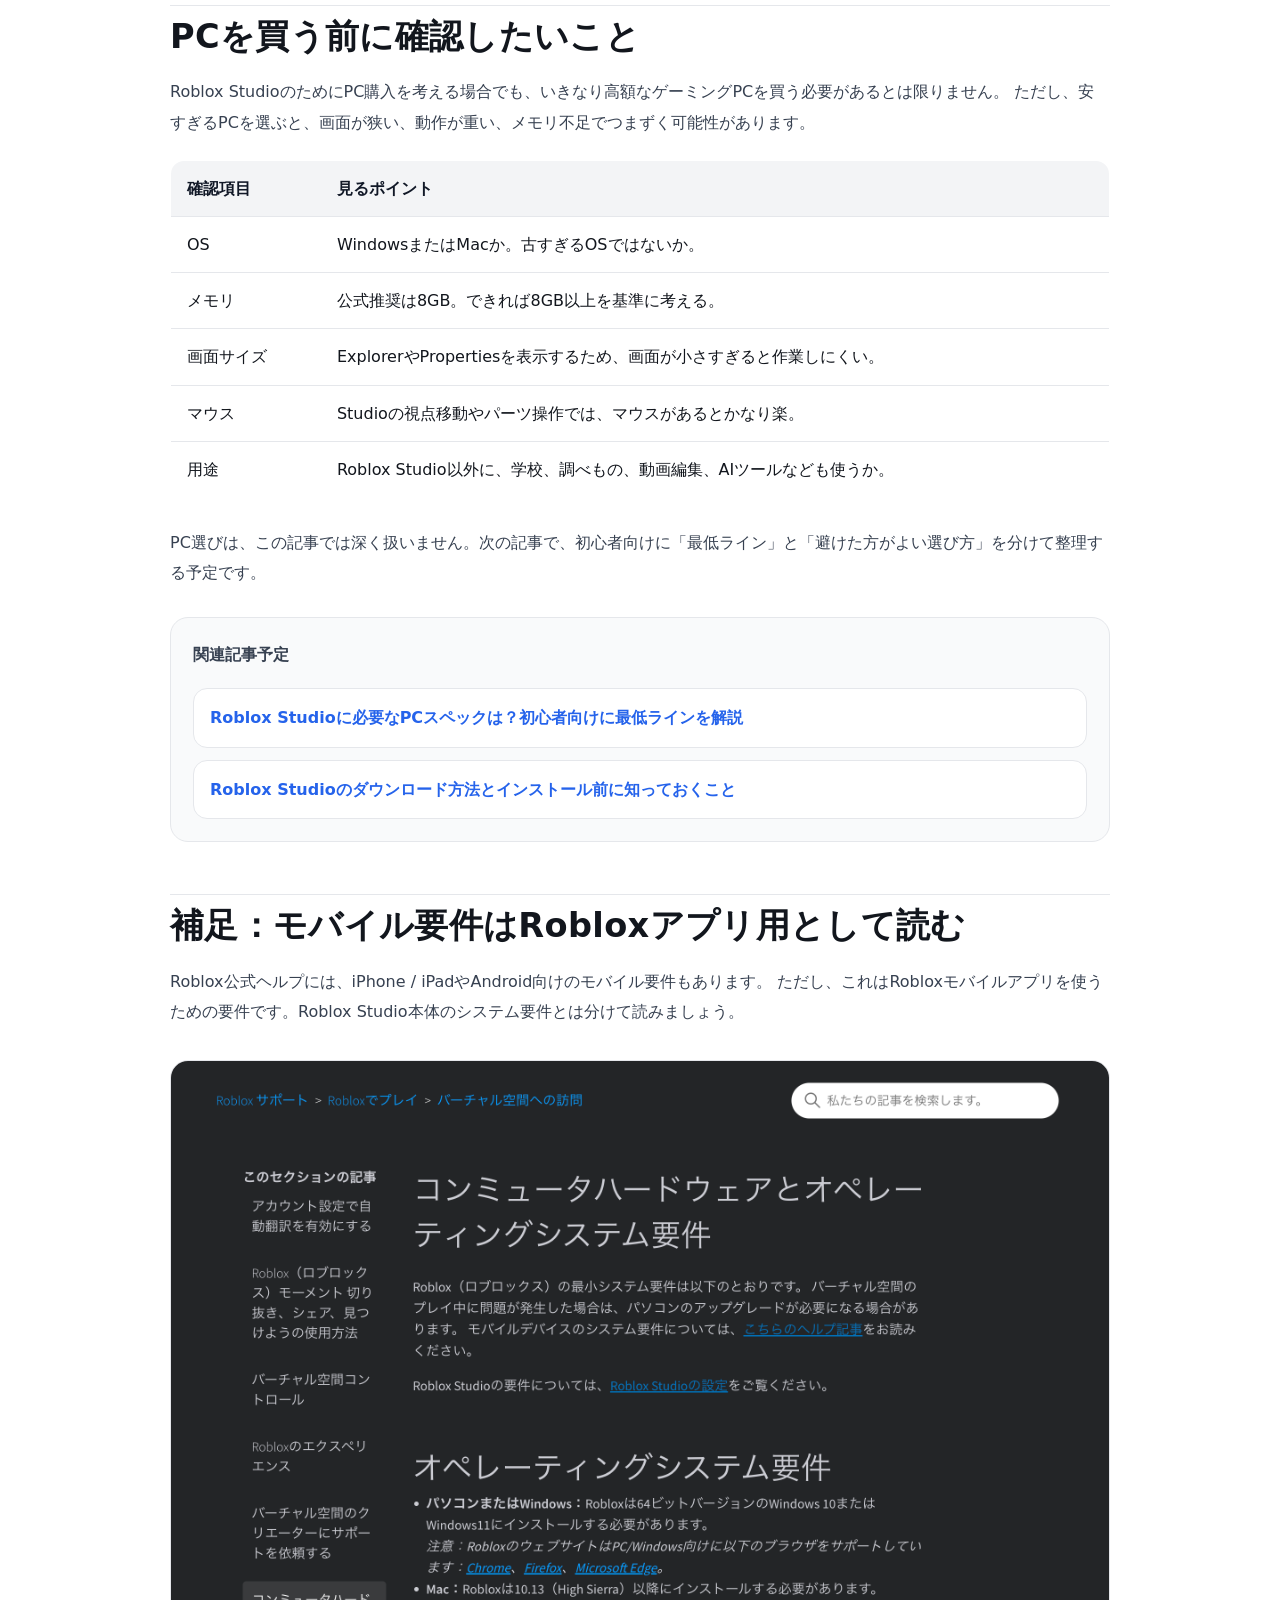
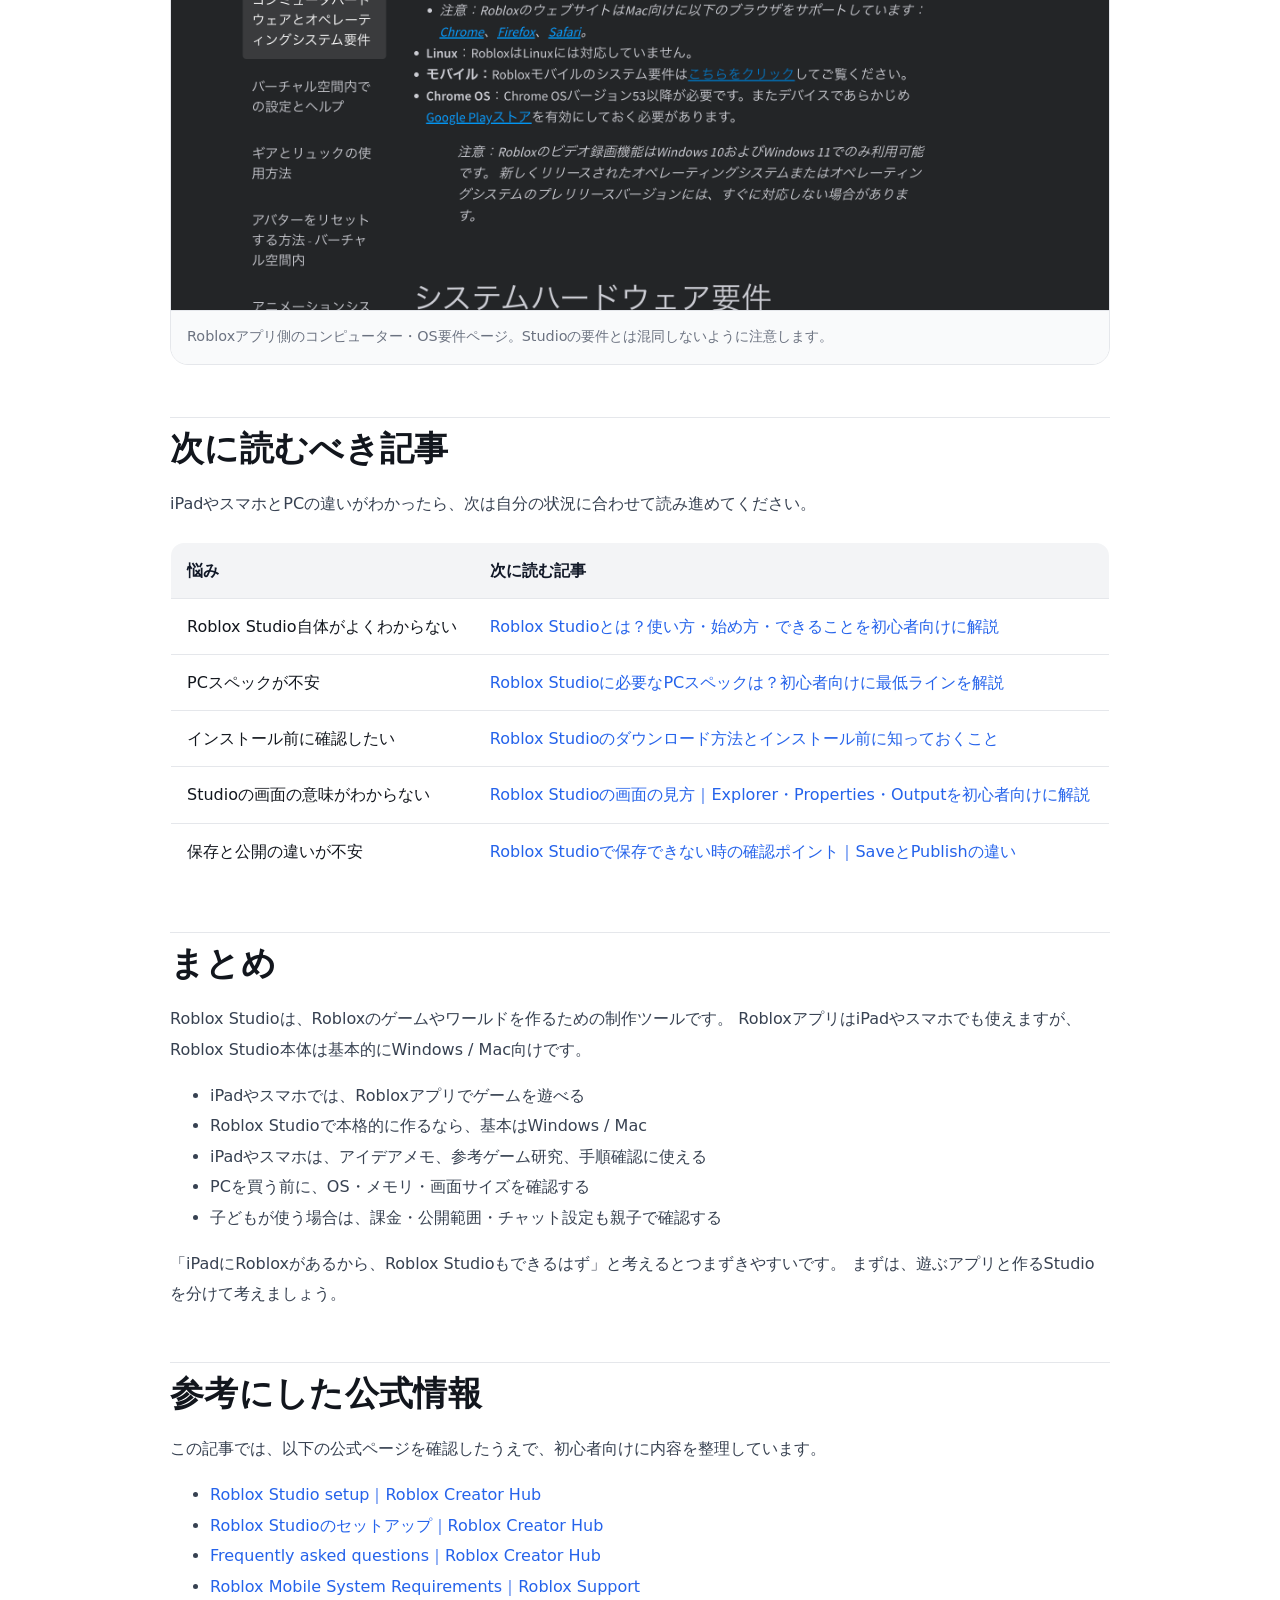
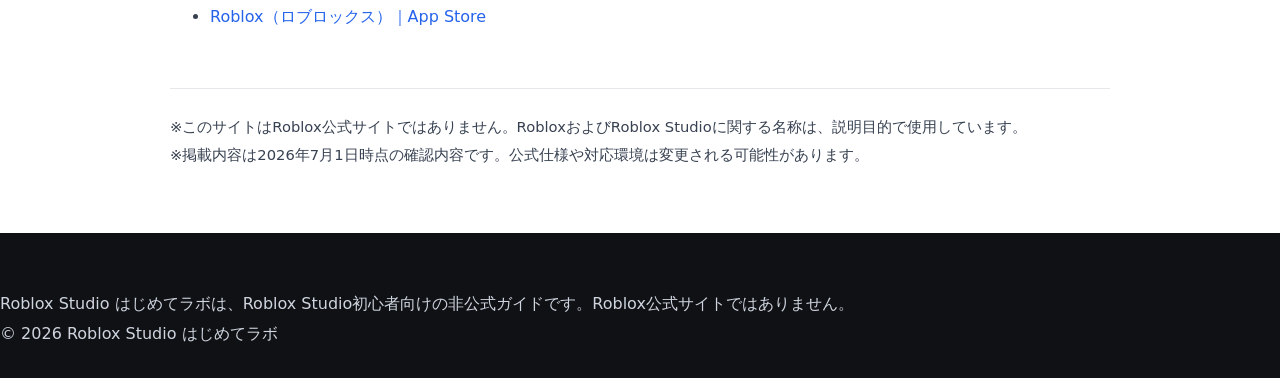
<file: articles/roblox-studio-ipad-smartphone.html>
<!DOCTYPE html>
<html lang="ja">
<head>
  <meta charset="UTF-8" />
  <meta name="viewport" content="width=device-width, initial-scale=1.0" />
  <title>Roblox StudioはiPadやスマホで使える？PCとの違いを初心者向けに解説 | Roblox Studio はじめてラボ</title>
  <meta name="description" content="Roblox StudioはiPadやスマホで使えるのか、Robloxアプリとの違い、Windows・MacなどPCが必要な理由を初心者向けに解説。実際の画面と公式情報をもとに整理します。" />
  <link rel="canonical" href="https://roblox-ai-model-lab.pages.dev/articles/roblox-studio-ipad-smartphone" />
  <meta property="og:type" content="article" />
  <meta property="og:title" content="Roblox StudioはiPadやスマホで使える？PCとの違いを初心者向けに解説" />
  <meta property="og:description" content="RobloxアプリとRoblox Studioの違い、iPad・スマホでできること、PCが必要になる理由を初心者向けに整理します。" />
  <meta property="og:url" content="https://roblox-ai-model-lab.pages.dev/articles/roblox-studio-ipad-smartphone" />
  <meta property="og:site_name" content="Roblox Studio はじめてラボ" />
  <meta property="og:image" content="https://roblox-ai-model-lab.pages.dev/images/articles/roblox-studio-ipad-smartphone/01-app-store-roblox.png" />
  <meta name="twitter:card" content="summary_large_image" />
  <link rel="stylesheet" href="/styles.css" />
  <style>


.site-header {
  position: sticky;
  top: 0;
  z-index: 20;
  display: flex;
  align-items: center;
  justify-content: space-between;
  gap: 18px;
  padding: 14px 24px;
  background: rgba(255, 255, 255, 0.96);
  border-bottom: 1px solid #e5e7eb;
  backdrop-filter: blur(12px);
}

.site-logo {
  color: #111827;
  font-weight: 800;
  text-decoration: none;
  letter-spacing: -0.02em;
}

.site-nav {
  display: flex;
  align-items: center;
  gap: 14px;
  flex-wrap: wrap;
}

.site-nav a {
  color: #4b5563;
  font-size: 0.94rem;
  font-weight: 700;
  text-decoration: none;
}

.site-nav a:hover {
  color: #2563eb;
}

@media (max-width: 640px) {
  .site-header {
    align-items: flex-start;
    flex-direction: column;
    padding: 12px 16px;
  }

  .site-nav {
    gap: 10px;
  }

  .site-nav a {
    font-size: 0.88rem;
  }
}


    .article-shell {
      max-width: 980px;
      margin: 0 auto;
      padding: 32px 20px 64px;
    }

    .breadcrumb {
      font-size: 0.9rem;
      color: #6b7280;
      margin-bottom: 20px;
    }

    .breadcrumb a {
      color: inherit;
      text-decoration: none;
    }

    .article-label {
      display: inline-flex;
      align-items: center;
      gap: 8px;
      padding: 6px 12px;
      border-radius: 999px;
      background: #eef2ff;
      color: #3730a3;
      font-weight: 700;
      font-size: 0.85rem;
      margin-bottom: 16px;
    }

    .article-title {
      font-size: clamp(2rem, 5vw, 3.2rem);
      line-height: 1.18;
      letter-spacing: -0.04em;
      margin: 0 0 18px;
    }

    .article-lead {
      font-size: 1.08rem;
      line-height: 1.9;
      color: #374151;
      margin-bottom: 18px;
    }

    .article-meta {
      color: #6b7280;
      font-size: 0.92rem;
      margin-bottom: 28px;
    }

    .notice-box,
    .summary-box,
    .related-box {
      border: 1px solid #e5e7eb;
      border-radius: 18px;
      padding: 22px;
      background: #f9fafb;
      margin: 28px 0;
    }

    .notice-box strong,
    .summary-box strong {
      color: #111827;
    }

    .toc {
      border: 1px solid #e5e7eb;
      border-radius: 18px;
      padding: 22px;
      margin: 32px 0;
      background: #ffffff;
    }

    .toc h2 {
      font-size: 1.15rem;
      margin-top: 0;
    }

    .toc ol {
      margin-bottom: 0;
    }

    .article-content h2 {
      font-size: clamp(1.55rem, 4vw, 2.1rem);
      line-height: 1.35;
      margin: 52px 0 18px;
      padding-top: 8px;
      border-top: 1px solid #e5e7eb;
    }

    .article-content h3 {
      font-size: 1.25rem;
      margin: 30px 0 12px;
    }

    .article-content p,
    .article-content li {
      line-height: 1.9;
      color: #374151;
    }

    .article-content a {
      color: #2563eb;
      text-decoration-thickness: 0.08em;
      text-underline-offset: 0.18em;
    }

    .table-wrap {
      overflow-x: auto;
      margin: 22px 0 30px;
    }

    table {
      width: 100%;
      border-collapse: collapse;
      background: #ffffff;
      border: 1px solid #e5e7eb;
      border-radius: 14px;
      overflow: hidden;
    }

    th,
    td {
      border-bottom: 1px solid #e5e7eb;
      padding: 14px 16px;
      text-align: left;
      vertical-align: top;
      line-height: 1.7;
    }

    th {
      background: #f3f4f6;
      color: #111827;
      white-space: nowrap;
    }

    tr:last-child td {
      border-bottom: none;
    }

    figure {
      margin: 32px 0;
      border: 1px solid #e5e7eb;
      border-radius: 18px;
      background: #ffffff;
      overflow: hidden;
    }

    figure img {
      display: block;
      width: 100%;
      height: auto;
    }

    figcaption {
      padding: 12px 16px 14px;
      font-size: 0.9rem;
      color: #6b7280;
      border-top: 1px solid #e5e7eb;
      background: #f9fafb;
    }

    .image-narrow {
      max-width: 520px;
      margin-left: auto;
      margin-right: auto;
    }

    .image-mobile {
      max-width: 360px;
      margin-left: auto;
      margin-right: auto;
    }

    @media (max-width: 640px) {
      .image-narrow,
      .image-mobile {
        max-width: 100%;
      }
    }

    .check-list {
      padding-left: 1.2em;
    }

    .check-list li {
      margin: 8px 0;
    }

    .next-links {
      display: grid;
      gap: 12px;
      margin-top: 18px;
    }

    .next-links a {
      display: block;
      padding: 14px 16px;
      border: 1px solid #e5e7eb;
      border-radius: 14px;
      background: #ffffff;
      text-decoration: none;
      font-weight: 700;
    }

    .site-footer-note {
      margin-top: 56px;
      padding-top: 24px;
      border-top: 1px solid #e5e7eb;
      color: #6b7280;
      font-size: 0.92rem;
      line-height: 1.8;
    }
  </style>

  <script type="application/ld+json">
  {
    "@context": "https://schema.org",
    "@type": "Article",
    "@id": "https://roblox-ai-model-lab.pages.dev/articles/roblox-studio-ipad-smartphone#article",
    "headline": "Roblox StudioはiPadやスマホで使える？PCとの違いを初心者向けに解説",
    "description": "Roblox StudioはiPadやスマホで使えるのか、Robloxアプリとの違い、Windows・MacなどPCが必要な理由を初心者向けに解説します。",
    "image": "https://roblox-ai-model-lab.pages.dev/images/articles/roblox-studio-ipad-smartphone/01-app-store-roblox.png",
    "datePublished": "2026-07-01",
    "dateModified": "2026-07-01",
    "author": {
      "@type": "Person",
      "name": "Roblox Studio はじめてラボ運営者"
    },
    "publisher": {
      "@type": "Organization",
      "name": "Roblox Studio はじめてラボ"
    },
    "mainEntityOfPage": {
      "@type": "WebPage",
      "@id": "https://roblox-ai-model-lab.pages.dev/articles/roblox-studio-ipad-smartphone"
    }
  }
  </script>

  <script type="application/ld+json">
  {
    "@context": "https://schema.org",
    "@type": "BreadcrumbList",
    "itemListElement": [
      {
        "@type": "ListItem",
        "position": 1,
        "name": "トップ",
        "item": "https://roblox-ai-model-lab.pages.dev/"
      },
      {
        "@type": "ListItem",
        "position": 2,
        "name": "記事",
        "item": "https://roblox-ai-model-lab.pages.dev/articles/what-is-roblox-studio"
      },
      {
        "@type": "ListItem",
        "position": 3,
        "name": "Roblox StudioはiPadやスマホで使える？PCとの違いを初心者向けに解説",
        "item": "https://roblox-ai-model-lab.pages.dev/articles/roblox-studio-ipad-smartphone"
      }
    ]
  }
  </script>
</head>
<body>
  <header class="site-header">
    <a class="site-logo" href="/">Roblox Studio はじめてラボ</a>
    <nav class="site-nav" aria-label="サイト内メニュー">
      <a href="/">トップ</a>
      <a href="/articles/what-is-roblox-studio">はじめ方</a>
      <a href="/#categories">カテゴリ</a>
      <a href="/#about">このサイトについて</a>
    </nav>
  </header>

  <main class="article-shell">
    <nav class="breadcrumb" aria-label="パンくずリスト">
      <a href="/">トップ</a> &gt; PC・環境準備 &gt; Roblox StudioはiPadやスマホで使える？
    </nav>

    <article class="article-content">
      <header>
        <div class="article-label">PC・環境準備</div>
        <h1 class="article-title">Roblox StudioはiPadやスマホで使える？PCとの違いを初心者向けに解説</h1>
        <p class="article-lead">
          結論から言うと、RobloxアプリはiPadやスマホでも使えますが、Roblox Studio本体は基本的にWindows / Mac向けの制作ツールです。
          この記事では、RobloxアプリとRoblox Studioの違い、iPadやスマホでできること、PCが必要になる場面を初心者向けに整理します。
        </p>
        <p class="article-meta">
          公開日：2026年7月1日 ／ 公式情報確認日：2026年7月1日 ／ 対象：Roblox Studioを始めたい初心者・親子・大人の初心者
        </p>
      </header>

      <div class="notice-box">
        <p>
          <strong>このサイトはRoblox公式サイトではありません。</strong><br />
          個人がRoblox Studioを実際に触りながら、初心者向けに整理している非公式ガイドです。仕様は変更される可能性があるため、インストール前には公式ページも確認してください。
        </p>
      </div>

      <section class="summary-box" aria-label="この記事の結論">
        <h2 id="summary">先に結論：iPadやスマホだけで本格的にStudio制作するのは難しい</h2>
        <div class="table-wrap">
          <table>
            <thead>
              <tr>
                <th>やりたいこと</th>
                <th>iPad・スマホ</th>
                <th>Windows / Mac</th>
              </tr>
            </thead>
            <tbody>
              <tr>
                <td>Robloxで遊ぶ</td>
                <td>できる</td>
                <td>できる</td>
              </tr>
              <tr>
                <td>Robloxアプリを使う</td>
                <td>できる</td>
                <td>できる</td>
              </tr>
              <tr>
                <td>Roblox Studioでゲームを作る</td>
                <td>基本的には向かない</td>
                <td>基本の制作環境</td>
              </tr>
              <tr>
                <td>Creator Hubで調べる</td>
                <td>できる</td>
                <td>できる</td>
              </tr>
              <tr>
                <td>本格的なマップ制作・Script編集</td>
                <td>難しい</td>
                <td>向いている</td>
              </tr>
            </tbody>
          </table>
        </div>
        <p>
          まず分けて考えたいのは、<strong>Robloxアプリは「遊ぶため」</strong>、<strong>Roblox Studioは「作るため」</strong>という点です。
        </p>
      </section>

      <nav class="toc" aria-label="目次">
        <h2>この記事でわかること</h2>
        <ol>
          <li><a href="#app-vs-studio">RobloxアプリとRoblox Studioの違い</a></li>
          <li><a href="#ipad">iPadでRoblox Studioは使えるのか</a></li>
          <li><a href="#smartphone">スマホでRoblox Studioは使えるのか</a></li>
          <li><a href="#pc-required">Roblox Studioを使うならPCが必要なのか</a></li>
          <li><a href="#use-mobile">iPadやスマホを活かす使い方</a></li>
          <li><a href="#prepare">子どもが始めるなら何を用意すべきか</a></li>
          <li><a href="#before-buying-pc">PCを買う前に確認したいこと</a></li>
          <li><a href="#sources">参考にした公式情報</a></li>
        </ol>
      </nav>

      <h2 id="app-vs-studio">RobloxアプリとRoblox Studioは別物</h2>
      <p>
        初心者が最初につまずきやすいのが、「Roblox」と「Roblox Studio」を同じものだと思ってしまうことです。
        App Storeやスマホに入れるRobloxアプリは、主にゲームをプレイするためのアプリです。
      </p>

      <figure class="image-mobile">
        <img src="/images/articles/roblox-studio-ipad-smartphone/01-app-store-roblox.png" alt="App Storeに表示されたRobloxアプリの画面" loading="lazy" />
        <figcaption>App Storeに表示されているRobloxアプリ。iPadやスマホに入れるのは、まず「遊ぶためのRobloxアプリ」です。</figcaption>
      </figure>

      <div class="table-wrap">
        <table>
          <thead>
            <tr>
              <th>項目</th>
              <th>Robloxアプリ</th>
              <th>Roblox Studio</th>
            </tr>
          </thead>
          <tbody>
            <tr>
              <td>目的</td>
              <td>ゲームで遊ぶ</td>
              <td>ゲームやワールドを作る</td>
            </tr>
            <tr>
              <td>主な端末</td>
              <td>スマホ、タブレット、PC、コンソールなど</td>
              <td>Windows / Mac</td>
            </tr>
            <tr>
              <td>初心者が使う場面</td>
              <td>好きなゲームを探す、遊ぶ、アバターを見る</td>
              <td>Baseplateを開く、パーツを置く、Scriptを書く</td>
            </tr>
            <tr>
              <td>子どもが混同しやすい点</td>
              <td>「Robloxが入っている」と思う</td>
              <td>「作る画面」が見つからない</td>
            </tr>
          </tbody>
        </table>
      </div>

      <p>
        つまり、iPadやスマホにRobloxアプリが入っていても、それだけでRoblox Studioの制作画面が使えるわけではありません。
      </p>

      <h2 id="ipad">iPadでRoblox Studioは使える？</h2>
      <p>
        iPadではRobloxアプリを使ってゲームを遊ぶことはできます。また、ブラウザでCreator Hubを開いて、Studioの説明やドキュメントを読むこともできます。
      </p>

      <figure class="image-mobile">
        <img src="/images/articles/roblox-studio-ipad-smartphone/08-ipad-creator-hub-page.png" alt="iPadのブラウザでRoblox Creator Hubを開いた画面" loading="lazy" />
        <figcaption>iPadでもCreator Hubのページを読むことはできます。手順確認や親子での下調べには使いやすいです。</figcaption>
      </figure>

      <h3>iPadでできること</h3>
      <ul class="check-list">
        <li>Robloxアプリでゲームを遊ぶ</li>
        <li>好きなゲームや作りたいゲームの参考を探す</li>
        <li>Creator Hubや公式ヘルプを読む</li>
        <li>作りたいゲームのアイデアをメモする</li>
        <li>親子で操作手順を確認する</li>
      </ul>

      <h3>iPadだけでは難しいこと</h3>
      <ul class="check-list">
        <li>Roblox Studio本体を使って本格的にマップを作る</li>
        <li>ExplorerやPropertiesを使って細かく編集する</li>
        <li>Scriptを入力して動作確認する</li>
        <li>複数ウィンドウを使いながら制作する</li>
      </ul>

      <p>
        そのため、「子ども用のiPadがあるからRoblox Studioを始められる」と考えるより、<strong>iPadは遊ぶ・調べる・アイデアを出す端末</strong>、<strong>制作はPCで行う</strong>と分けた方が安全です。
      </p>

      <h2 id="smartphone">スマホでRoblox Studioは使える？</h2>
      <p>
        スマホでもRobloxアプリでゲームを遊ぶことはできます。しかし、スマホだけでRoblox Studioを使って本格的なゲーム制作をするのは現実的ではありません。
      </p>

      <figure class="image-mobile">
        <img src="/images/articles/roblox-studio-ipad-smartphone/03-iphone-roblox-app-home.png" alt="iPhoneのRobloxアプリのホーム画面" loading="lazy" />
        <figcaption>スマホのRobloxアプリ画面。ゲームで遊ぶ入口であり、Roblox Studioの制作画面とは別です。</figcaption>
      </figure>

      <p>
        スマホは画面が小さく、キーボードやマウス操作も前提にしにくいため、マップ制作やScript編集には向きません。
        Roblox Studioを学ぶ場合は、スマホは「遊んで研究する」「アイデアをメモする」使い方に回すのがおすすめです。
      </p>

      <figure class="image-mobile">
        <img src="/images/articles/roblox-studio-ipad-smartphone/09-ipad-roblox-search-studio.png" alt="スマホでRoblox Studioを検索した画面" loading="lazy" />
        <figcaption>スマホでRoblox Studioを検索することはできますが、検索結果を見ることとStudio本体で制作することは別です。</figcaption>
      </figure>

      <h2 id="pc-required">Roblox Studioを使うならPCが必要？</h2>
      <p>
        Roblox Creator Hubの公式ドキュメントでは、Roblox StudioはWindowsとMacで利用できる無料アプリケーションとして案内されています。
        また、Studioのシステム要件もWindows / macOS向けに示されています。
      </p>

      <figure>
        <img src="/images/articles/roblox-studio-ipad-smartphone/04-creator-hub-studio-setup.png" alt="Roblox Creator HubのStudioセットアップページ" loading="lazy" />
        <figcaption>Roblox Creator HubのStudioセットアップページ。Roblox StudioはWindows / Mac向けの制作アプリとして案内されています。</figcaption>
      </figure>

      <figure>
        <img src="/images/articles/roblox-studio-ipad-smartphone/05-studio-system-requirements.png" alt="Roblox Studioのシステム要件表" loading="lazy" />
        <figcaption>Roblox Studioのシステム要件。公式ページでは最小RAM 3GB、推奨RAM 8GBとされています。</figcaption>
      </figure>

      <div class="table-wrap">
        <table>
          <thead>
            <tr>
              <th>項目</th>
              <th>最小限</th>
              <th>推奨</th>
            </tr>
          </thead>
          <tbody>
            <tr>
              <td>OS</td>
              <td>Windows 10 / macOS 10.14</td>
              <td>Windows 11 / macOS 14+</td>
            </tr>
            <tr>
              <td>メモリ</td>
              <td>3GB</td>
              <td>8GB</td>
            </tr>
            <tr>
              <td>解像度</td>
              <td>記載なし</td>
              <td>1600×900以上</td>
            </tr>
          </tbody>
        </table>
      </div>

      <p>
        ここで注意したいのは、「Robloxアプリが動くPC」と「Roblox Studioで快適に作るPC」は同じではないことです。
        ただ遊ぶだけなら軽めの環境でも動く場合がありますが、制作では画面の広さ、メモリ、マウス・キーボード操作が重要になります。
      </p>

      <h3>MacでもRoblox Studioは使える？</h3>
      <p>
        公式のStudio要件にはmacOSが含まれています。実際にMacでRoblox Studioを開くと、ホーム画面やテンプレート選択画面が表示されます。
      </p>

      <figure>
        <img src="/images/articles/roblox-studio-ipad-smartphone/06-mac-roblox-studio-start-screen.png" alt="MacでRoblox Studioを起動したホーム画面" loading="lazy" />
        <figcaption>MacでRoblox Studioを起動した画面。最近使ったプロジェクトやテンプレートを選べます。</figcaption>
      </figure>

      <figure>
        <img src="/images/articles/roblox-studio-ipad-smartphone/07-mac-studio-baseplate.png" alt="Mac版Roblox StudioでBaseplateを開いた制作画面" loading="lazy" />
        <figcaption>Mac版Roblox StudioでBaseplateを開いた画面。パーツ配置、Explorer、Properties、Outputなどを見ながら制作します。</figcaption>
      </figure>

      <h2 id="use-mobile">iPadやスマホを活かす使い方</h2>
      <p>
        iPadやスマホだけでRoblox Studio制作を完結させるのは難しいですが、まったく役に立たないわけではありません。
        むしろ、初心者や親子で進める場合は、補助端末としてかなり使えます。
      </p>

      <h3>1. 作りたいゲームのアイデアメモ</h3>
      <p>
        「ジャンプして進むコースを作りたい」「コインを集めるゲームにしたい」など、思いついた内容をメモする用途に向いています。
      </p>

      <h3>2. 参考ゲームの研究</h3>
      <p>
        Robloxアプリで実際に遊びながら、「どんなステージ構成か」「どこで失敗しやすいか」「何が楽しいか」を観察できます。
        これは、Studioで作る前の企画づくりに役立ちます。
      </p>

      <h3>3. 手順確認用のサブ画面</h3>
      <p>
        PCでRoblox Studioを開き、iPadやスマホでこの記事や公式ドキュメントを表示しておくと、画面を切り替えずに手順を確認できます。
      </p>

      <h3>4. 親子で確認する画面</h3>
      <p>
        子どもがPCで操作し、親がiPadで手順や注意点を確認する形にすると、親子で一緒に進めやすくなります。
      </p>

      <h2 id="prepare">子どもが始めるなら、まず何を用意すべき？</h2>
      <p>
        子どもがRoblox Studioを始めたい場合、最初から高いPCや有料教材を用意する必要はありません。
        まずは、次の順番で確認すると失敗しにくいです。
      </p>

      <ol>
        <li>RobloxアプリとRoblox Studioの違いを親子で確認する</li>
        <li>家にWindows PCまたはMacがあるか確認する</li>
        <li>公式のStudio要件を確認する</li>
        <li>まずはBaseplateを開けるか試す</li>
        <li>パーツを1つ置いて、移動・拡大・保存まで試す</li>
        <li>公開や課金設定は、親が一緒に確認する</li>
      </ol>

      <p>
        まずは「ゲームを完成させる」より、<strong>Studioを開けた、画面を動かせた、パーツを置けた</strong>というところまでで十分です。
      </p>

      <h2 id="before-buying-pc">PCを買う前に確認したいこと</h2>
      <p>
        Roblox StudioのためにPC購入を考える場合でも、いきなり高額なゲーミングPCを買う必要があるとは限りません。
        ただし、安すぎるPCを選ぶと、画面が狭い、動作が重い、メモリ不足でつまずく可能性があります。
      </p>

      <div class="table-wrap">
        <table>
          <thead>
            <tr>
              <th>確認項目</th>
              <th>見るポイント</th>
            </tr>
          </thead>
          <tbody>
            <tr>
              <td>OS</td>
              <td>WindowsまたはMacか。古すぎるOSではないか。</td>
            </tr>
            <tr>
              <td>メモリ</td>
              <td>公式推奨は8GB。できれば8GB以上を基準に考える。</td>
            </tr>
            <tr>
              <td>画面サイズ</td>
              <td>ExplorerやPropertiesを表示するため、画面が小さすぎると作業しにくい。</td>
            </tr>
            <tr>
              <td>マウス</td>
              <td>Studioの視点移動やパーツ操作では、マウスがあるとかなり楽。</td>
            </tr>
            <tr>
              <td>用途</td>
              <td>Roblox Studio以外に、学校、調べもの、動画編集、AIツールなども使うか。</td>
            </tr>
          </tbody>
        </table>
      </div>

      <p>
        PC選びは、この記事では深く扱いません。次の記事で、初心者向けに「最低ライン」と「避けた方がよい選び方」を分けて整理する予定です。
      </p>

      <div class="related-box">
        <p><strong>関連記事予定</strong></p>
        <div class="next-links">
          <a href="/articles/roblox-studio-pc-spec">Roblox Studioに必要なPCスペックは？初心者向けに最低ラインを解説</a>
          <a href="/articles/roblox-studio-download">Roblox Studioのダウンロード方法とインストール前に知っておくこと</a>
        </div>
      </div>

      <h2 id="mobile-requirements">補足：モバイル要件はRobloxアプリ用として読む</h2>
      <p>
        Roblox公式ヘルプには、iPhone / iPadやAndroid向けのモバイル要件もあります。
        ただし、これはRobloxモバイルアプリを使うための要件です。Roblox Studio本体のシステム要件とは分けて読みましょう。
      </p>

      <figure>
        <img src="/images/articles/roblox-studio-ipad-smartphone/10-pc-spec-official-page.png" alt="Roblox公式ヘルプのコンピューターとOS要件ページ" loading="lazy" />
        <figcaption>Robloxアプリ側のコンピューター・OS要件ページ。Studioの要件とは混同しないように注意します。</figcaption>
      </figure>

      <h2 id="next">次に読むべき記事</h2>
      <p>
        iPadやスマホとPCの違いがわかったら、次は自分の状況に合わせて読み進めてください。
      </p>

      <div class="table-wrap">
        <table>
          <thead>
            <tr>
              <th>悩み</th>
              <th>次に読む記事</th>
            </tr>
          </thead>
          <tbody>
            <tr>
              <td>Roblox Studio自体がよくわからない</td>
              <td><a href="/articles/what-is-roblox-studio">Roblox Studioとは？使い方・始め方・できることを初心者向けに解説</a></td>
            </tr>
            <tr>
              <td>PCスペックが不安</td>
              <td><a href="/articles/roblox-studio-pc-spec">Roblox Studioに必要なPCスペックは？初心者向けに最低ラインを解説</a></td>
            </tr>
            <tr>
              <td>インストール前に確認したい</td>
              <td><a href="/articles/roblox-studio-download">Roblox Studioのダウンロード方法とインストール前に知っておくこと</a></td>
            </tr>
            <tr>
              <td>Studioの画面の意味がわからない</td>
              <td><a href="/articles/roblox-studio-screen-guide">Roblox Studioの画面の見方｜Explorer・Properties・Outputを初心者向けに解説</a></td>
            </tr>
            <tr>
              <td>保存と公開の違いが不安</td>
              <td><a href="/articles/roblox-studio-save-publish">Roblox Studioで保存できない時の確認ポイント｜SaveとPublishの違い</a></td>
            </tr>
          </tbody>
        </table>
      </div>

      <h2 id="conclusion">まとめ</h2>
      <p>
        Roblox Studioは、Robloxのゲームやワールドを作るための制作ツールです。
        RobloxアプリはiPadやスマホでも使えますが、Roblox Studio本体は基本的にWindows / Mac向けです。
      </p>

      <ul>
        <li>iPadやスマホでは、Robloxアプリでゲームを遊べる</li>
        <li>Roblox Studioで本格的に作るなら、基本はWindows / Mac</li>
        <li>iPadやスマホは、アイデアメモ、参考ゲーム研究、手順確認に使える</li>
        <li>PCを買う前に、OS・メモリ・画面サイズを確認する</li>
        <li>子どもが使う場合は、課金・公開範囲・チャット設定も親子で確認する</li>
      </ul>

      <p>
        「iPadにRobloxがあるから、Roblox Studioもできるはず」と考えるとつまずきやすいです。
        まずは、遊ぶアプリと作るStudioを分けて考えましょう。
      </p>

      <h2 id="sources">参考にした公式情報</h2>
      <p>
        この記事では、以下の公式ページを確認したうえで、初心者向けに内容を整理しています。
      </p>
      <ul>
        <li><a href="https://create.roblox.com/docs/studio/setup" target="_blank" rel="noopener noreferrer">Roblox Studio setup｜Roblox Creator Hub</a></li>
        <li><a href="https://create.roblox.com/docs/ja-jp/studio/setup" target="_blank" rel="noopener noreferrer">Roblox Studioのセットアップ｜Roblox Creator Hub</a></li>
        <li><a href="https://create.roblox.com/docs/education/resources/frequently-asked-questions-education" target="_blank" rel="noopener noreferrer">Frequently asked questions｜Roblox Creator Hub</a></li>
        <li><a href="https://en.help.roblox.com/hc/en-us/articles/203625474-Roblox-Mobile-System-Requirements" target="_blank" rel="noopener noreferrer">Roblox Mobile System Requirements｜Roblox Support</a></li>
        <li><a href="https://apps.apple.com/jp/app/roblox-%E3%83%AD%E3%83%96%E3%83%AD%E3%83%83%E3%82%AF%E3%82%B9/id431946152" target="_blank" rel="noopener noreferrer">Roblox（ロブロックス）｜App Store</a></li>
      </ul>

      <div class="site-footer-note">
        <p>
          ※このサイトはRoblox公式サイトではありません。RobloxおよびRoblox Studioに関する名称は、説明目的で使用しています。<br />
          ※掲載内容は2026年7月1日時点の確認内容です。公式仕様や対応環境は変更される可能性があります。
        </p>
      </div>
    </article>
  </main>

  <footer class="site-footer">
    <p>Roblox Studio はじめてラボは、Roblox Studio初心者向けの非公式ガイドです。Roblox公式サイトではありません。</p>
    <p>&copy; 2026 Roblox Studio はじめてラボ</p>
  </footer>
</body>
</html>
</file>
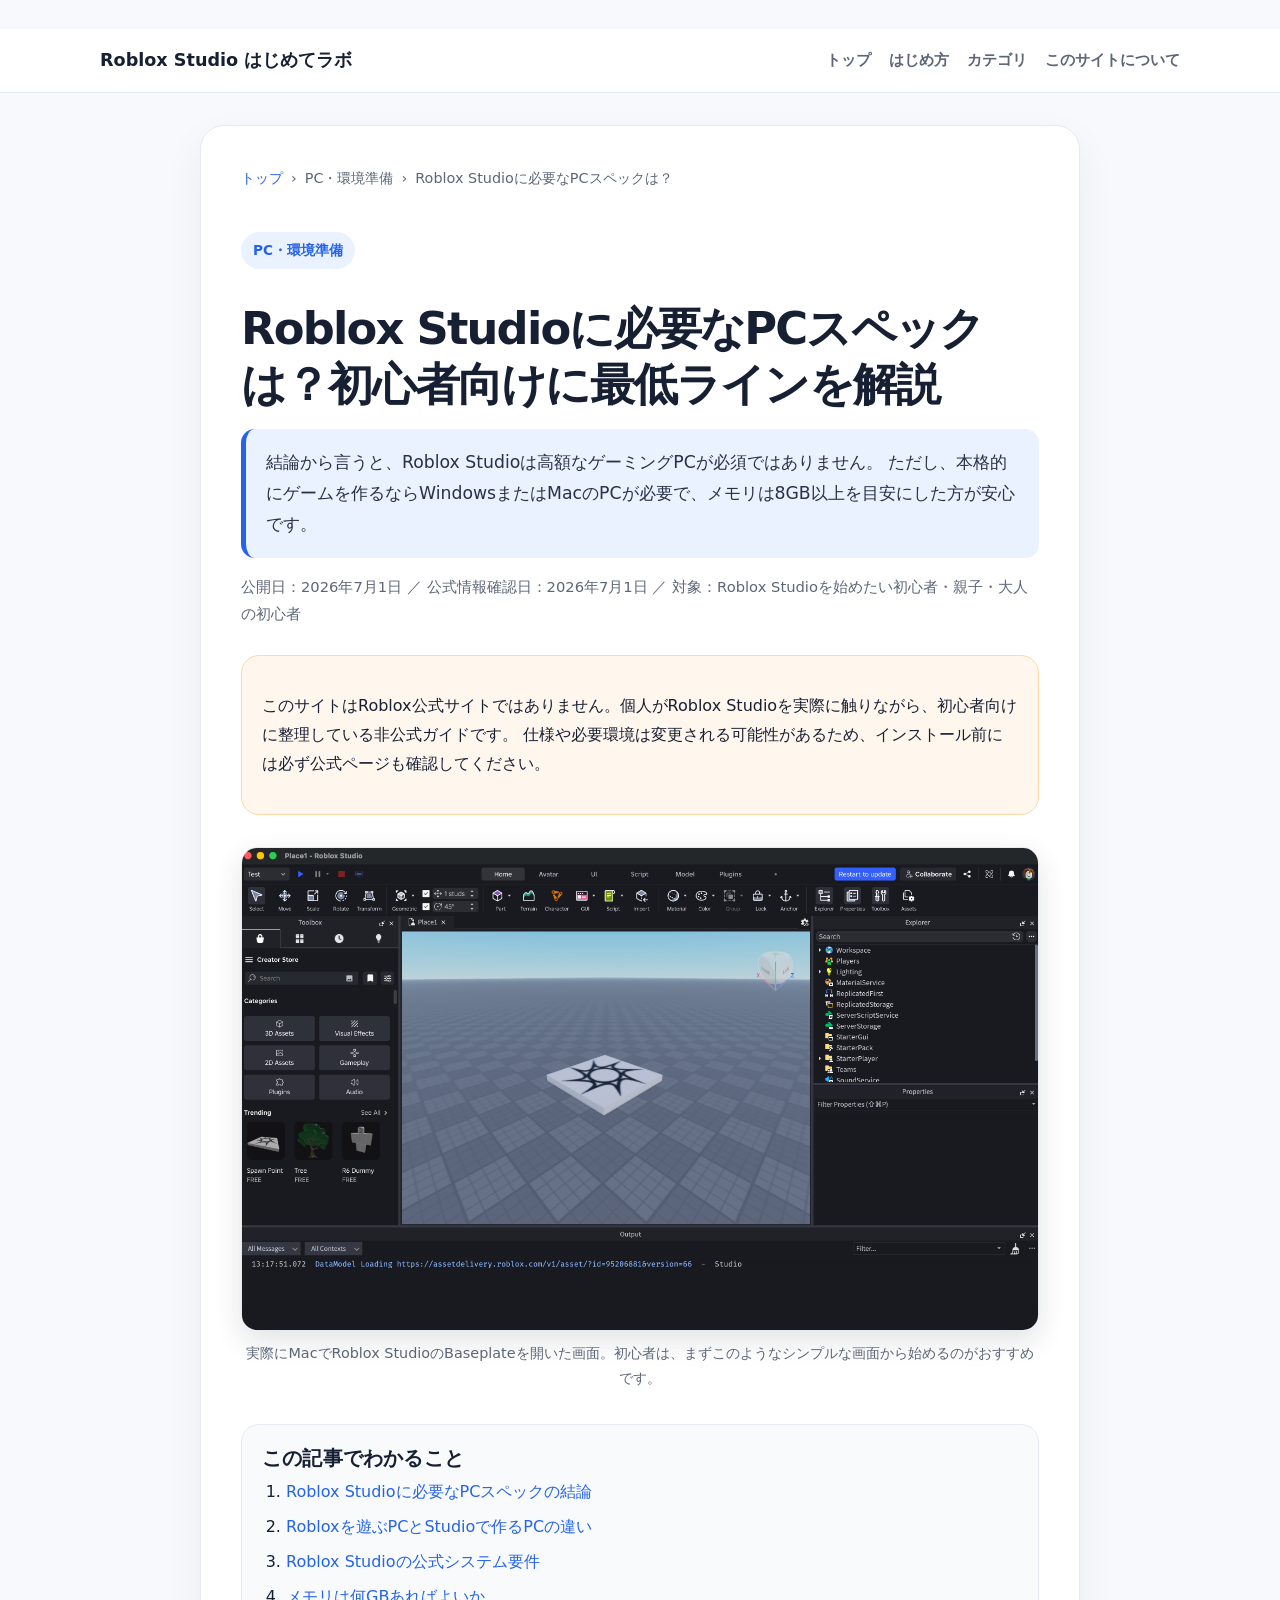
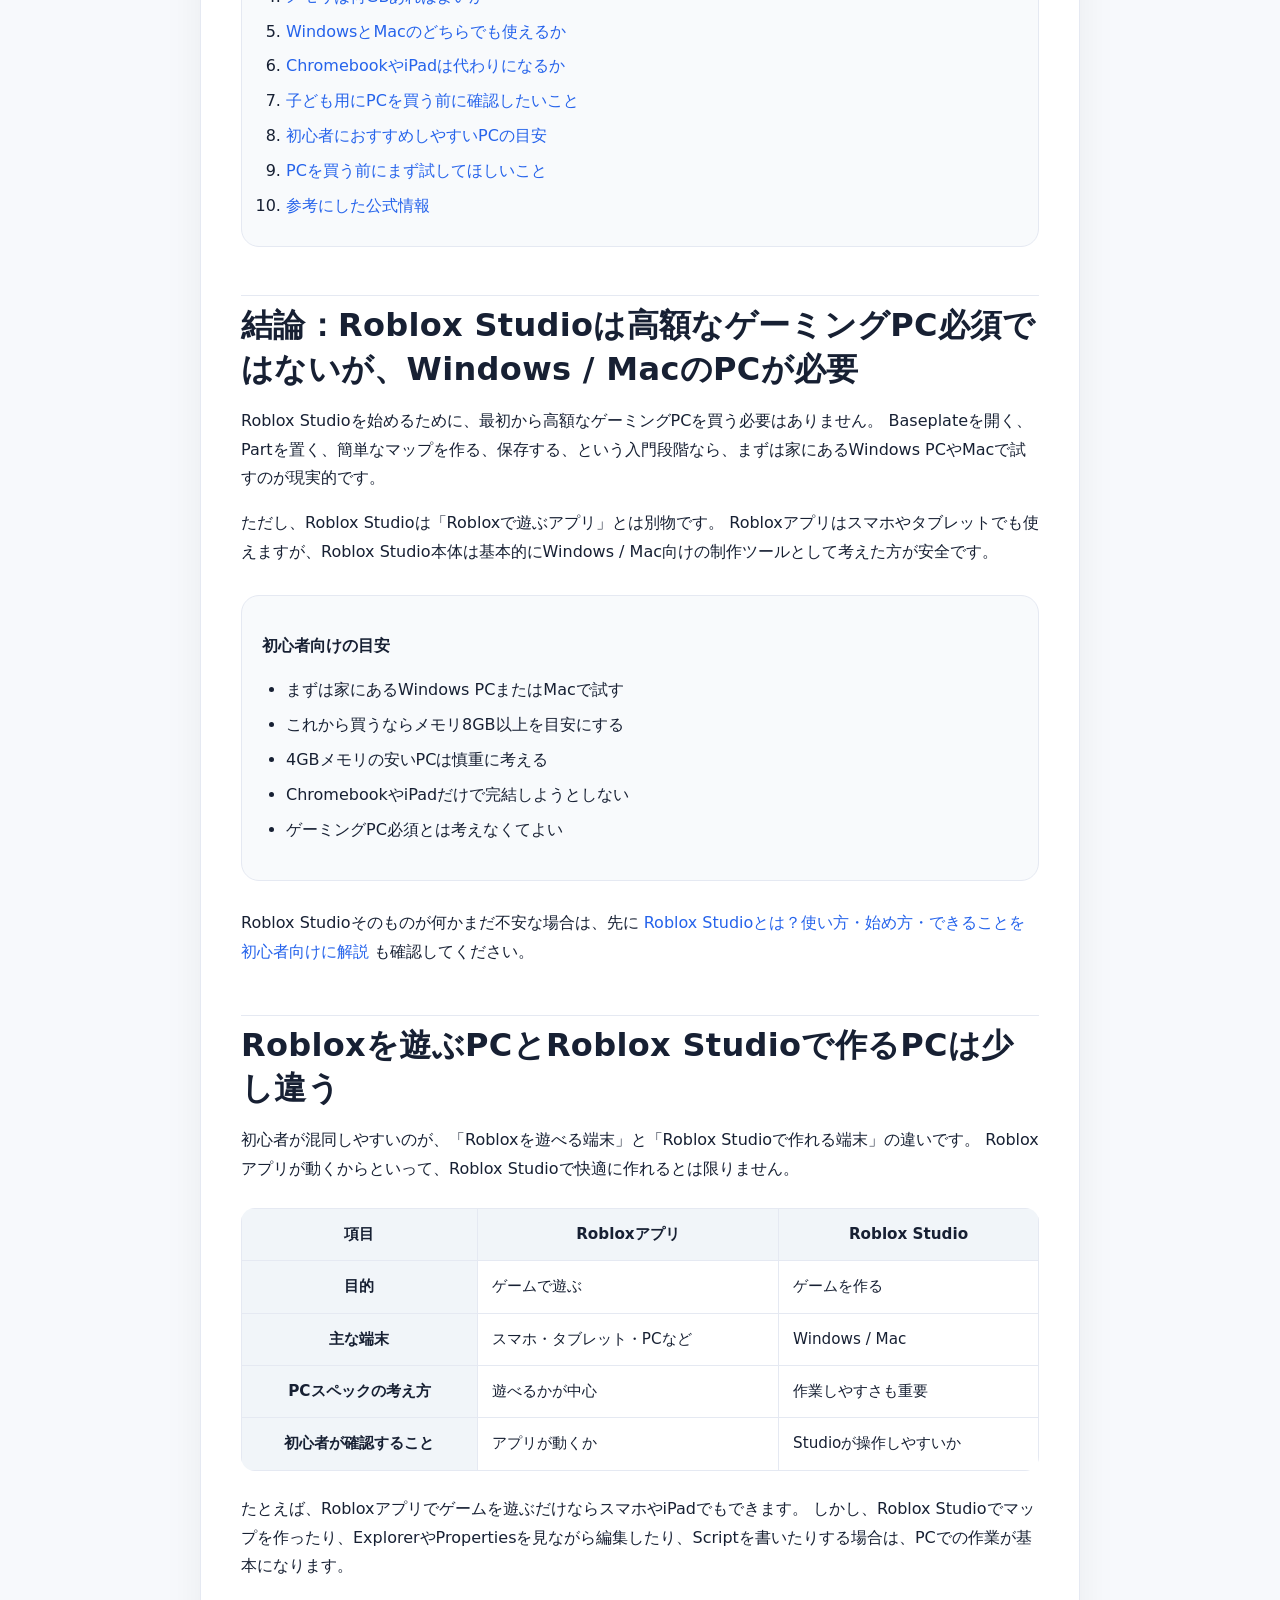
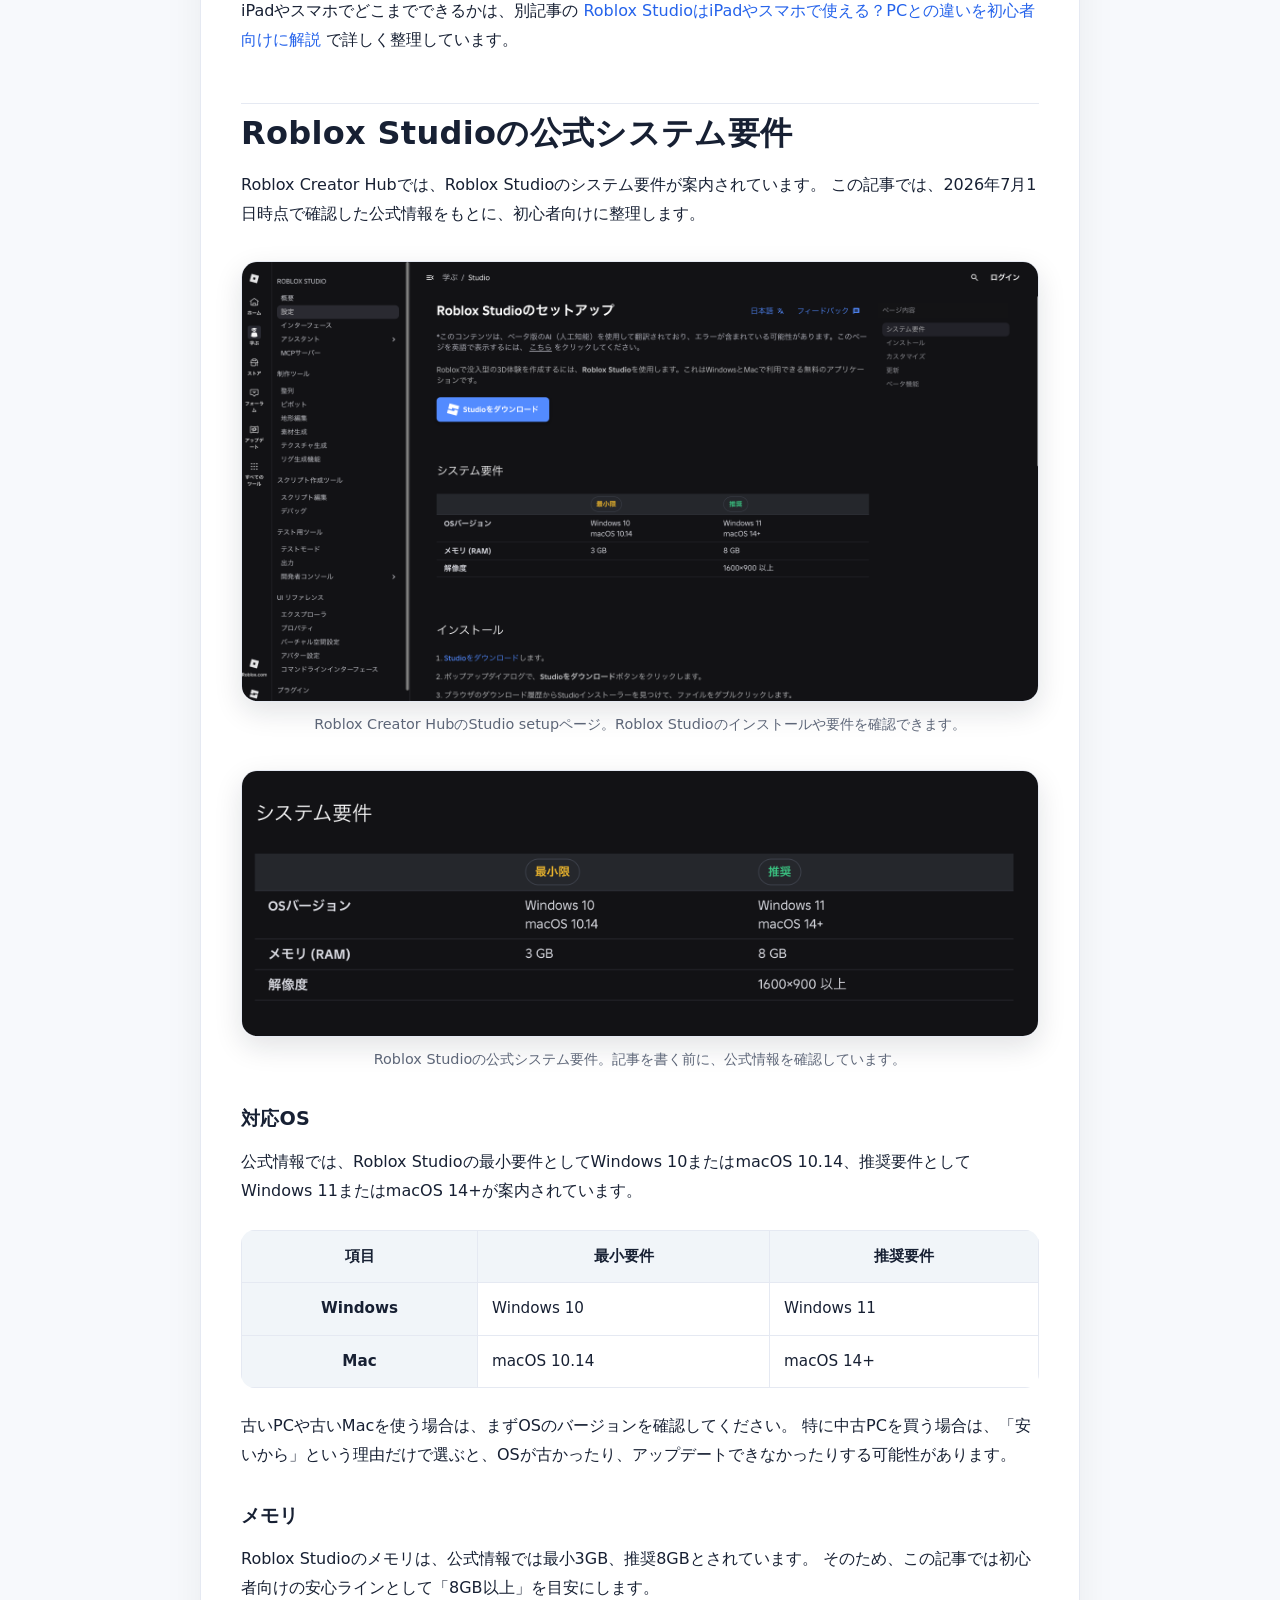
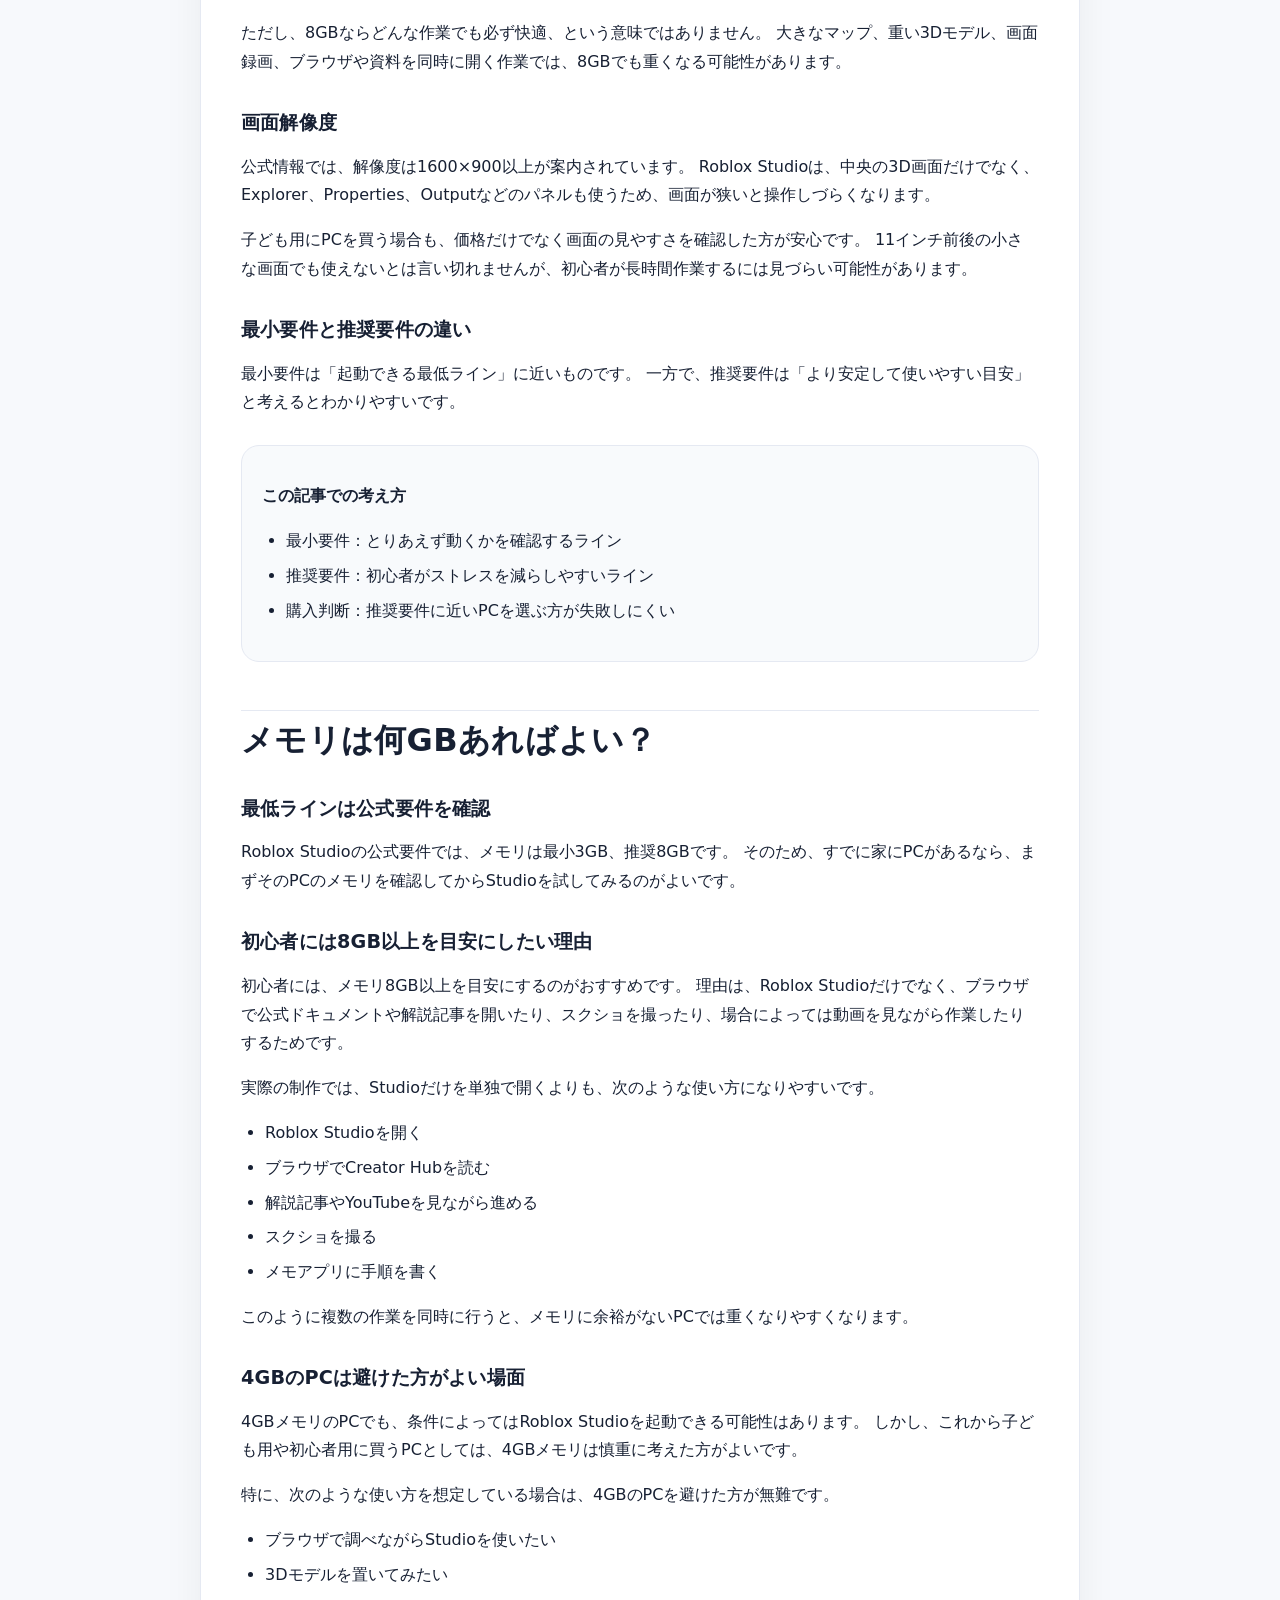
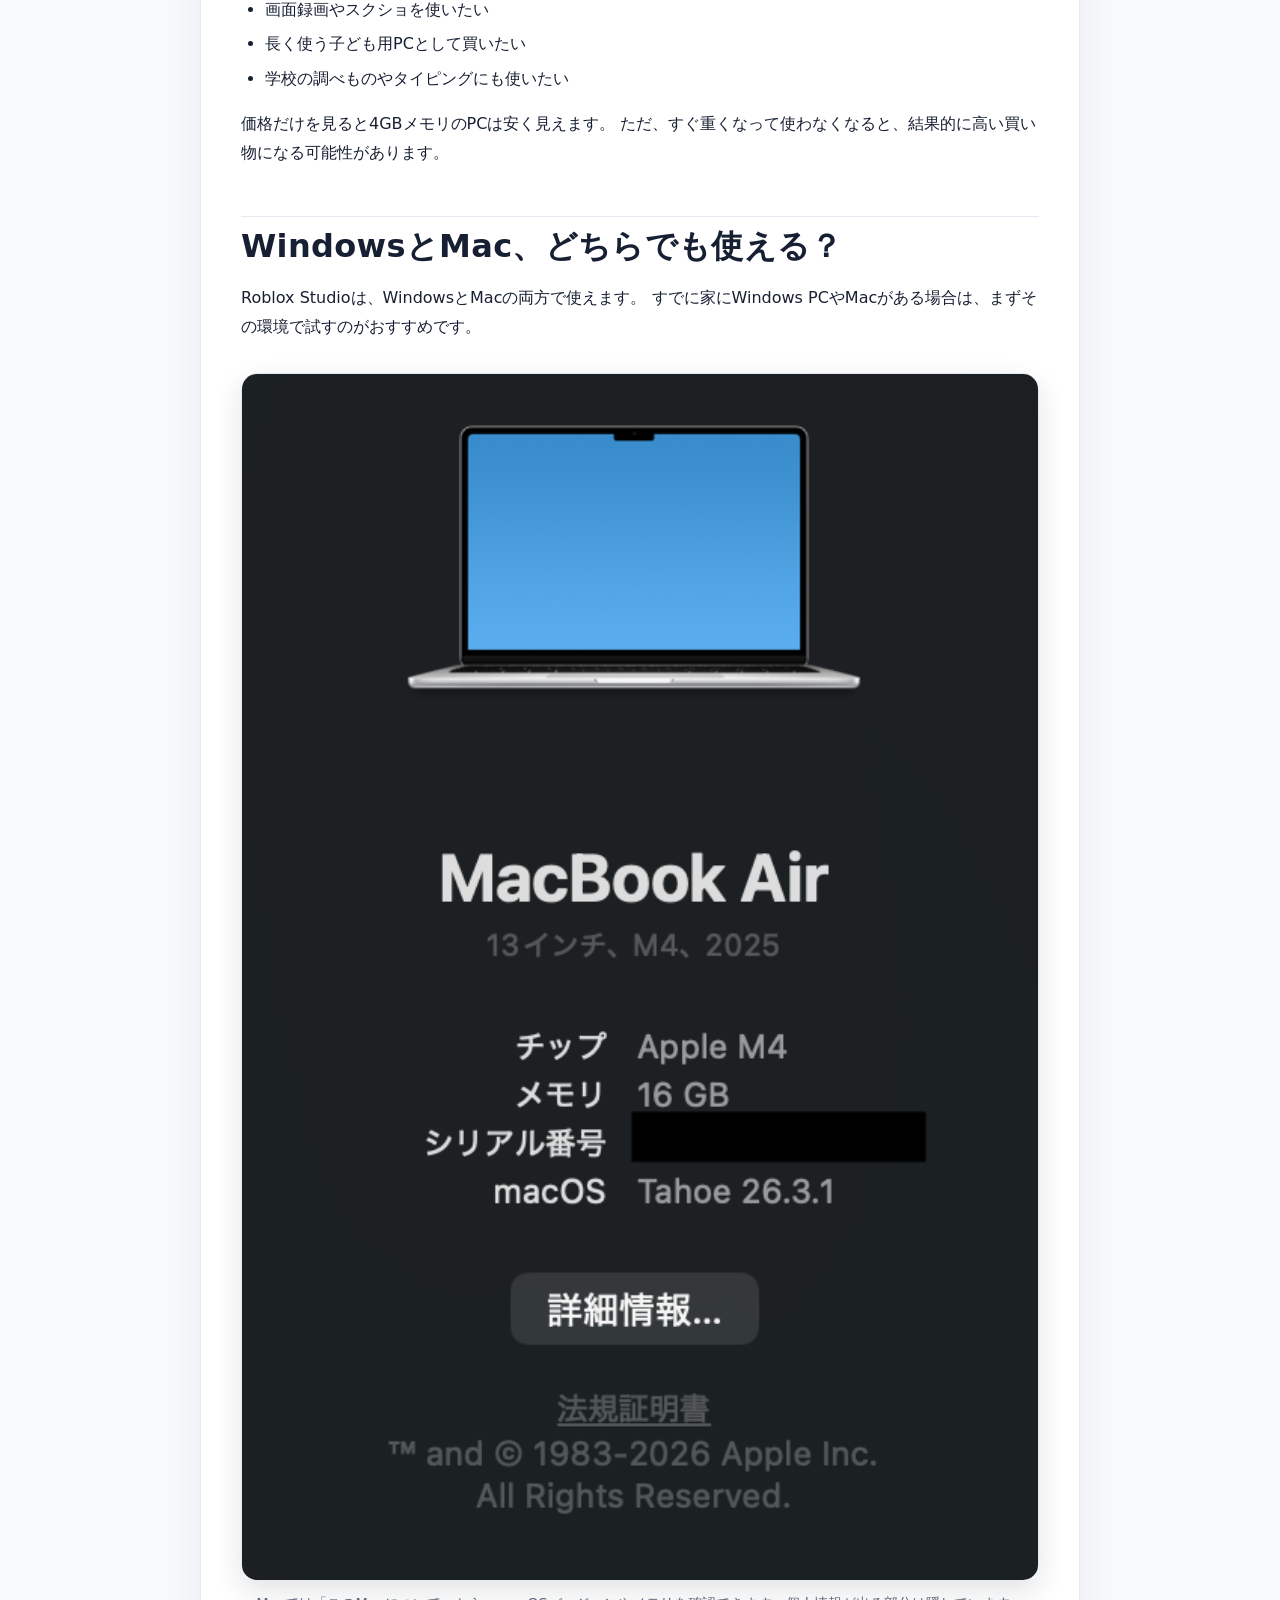
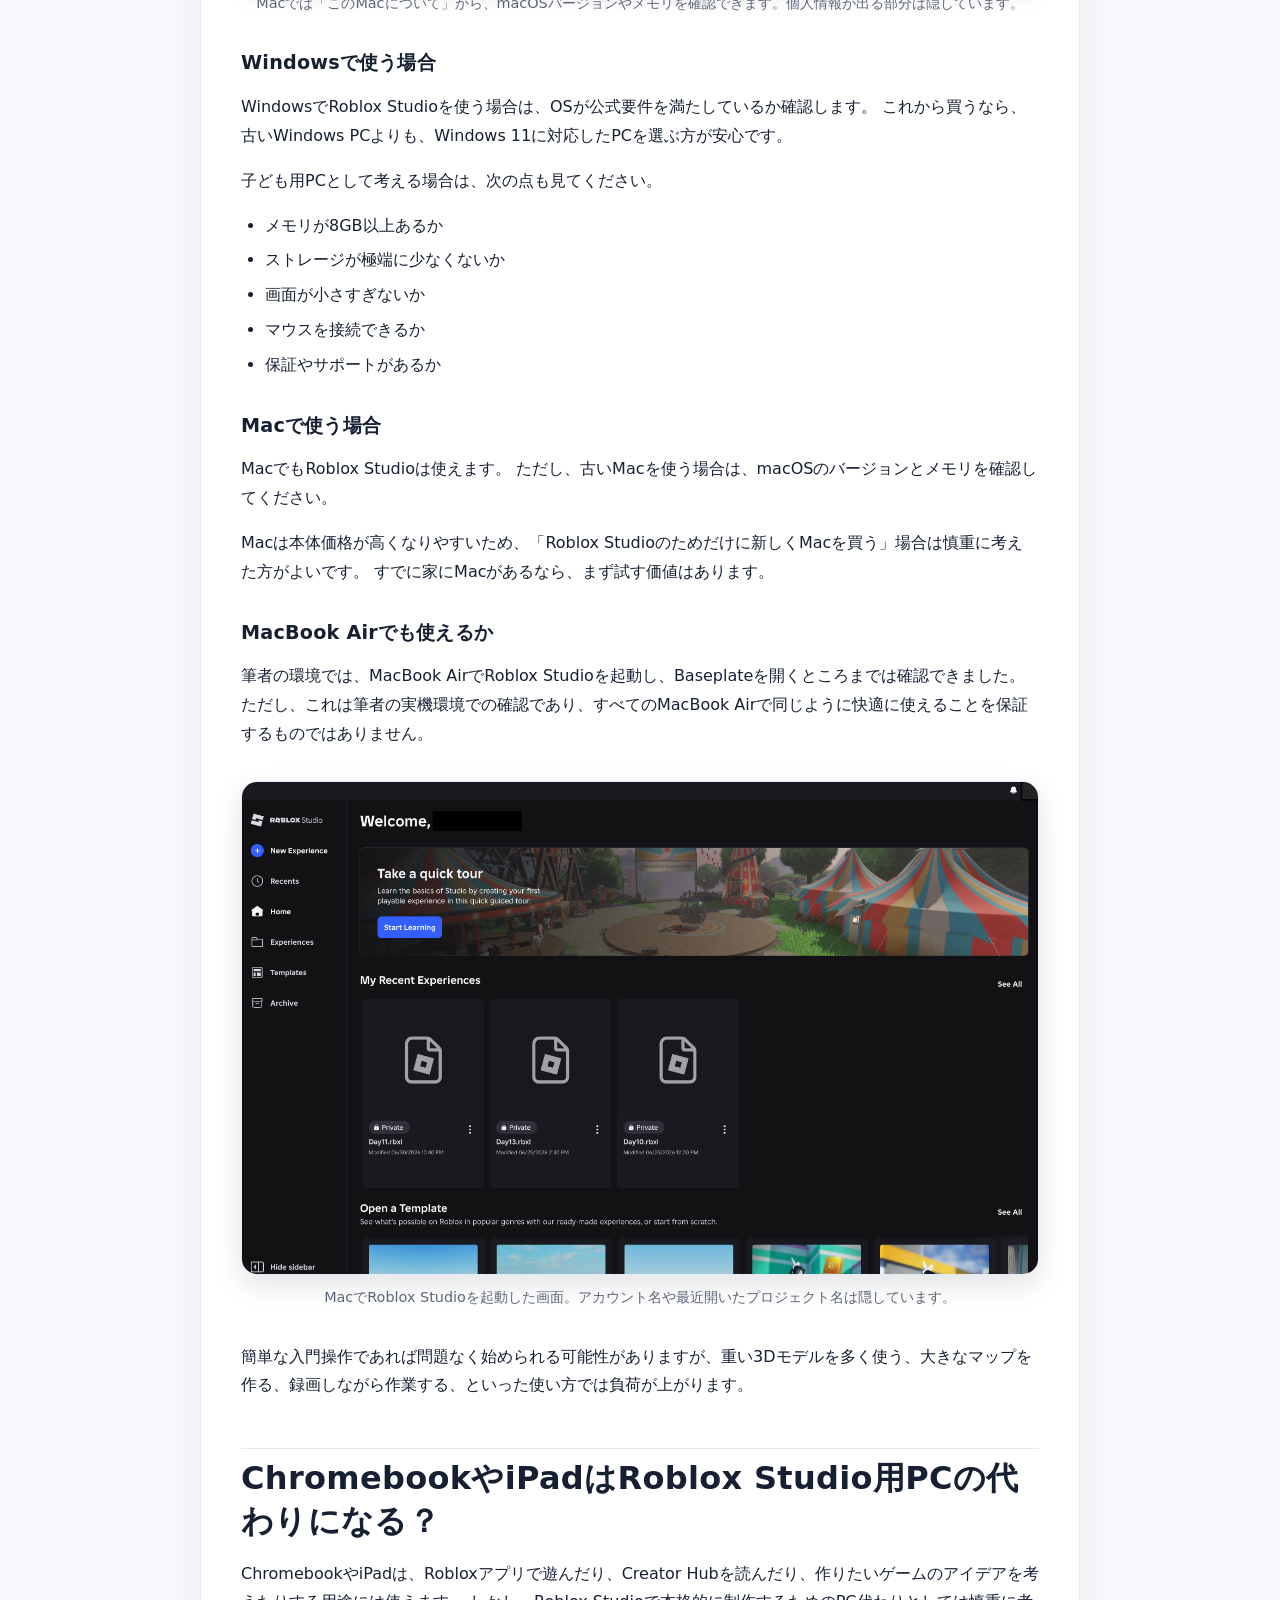
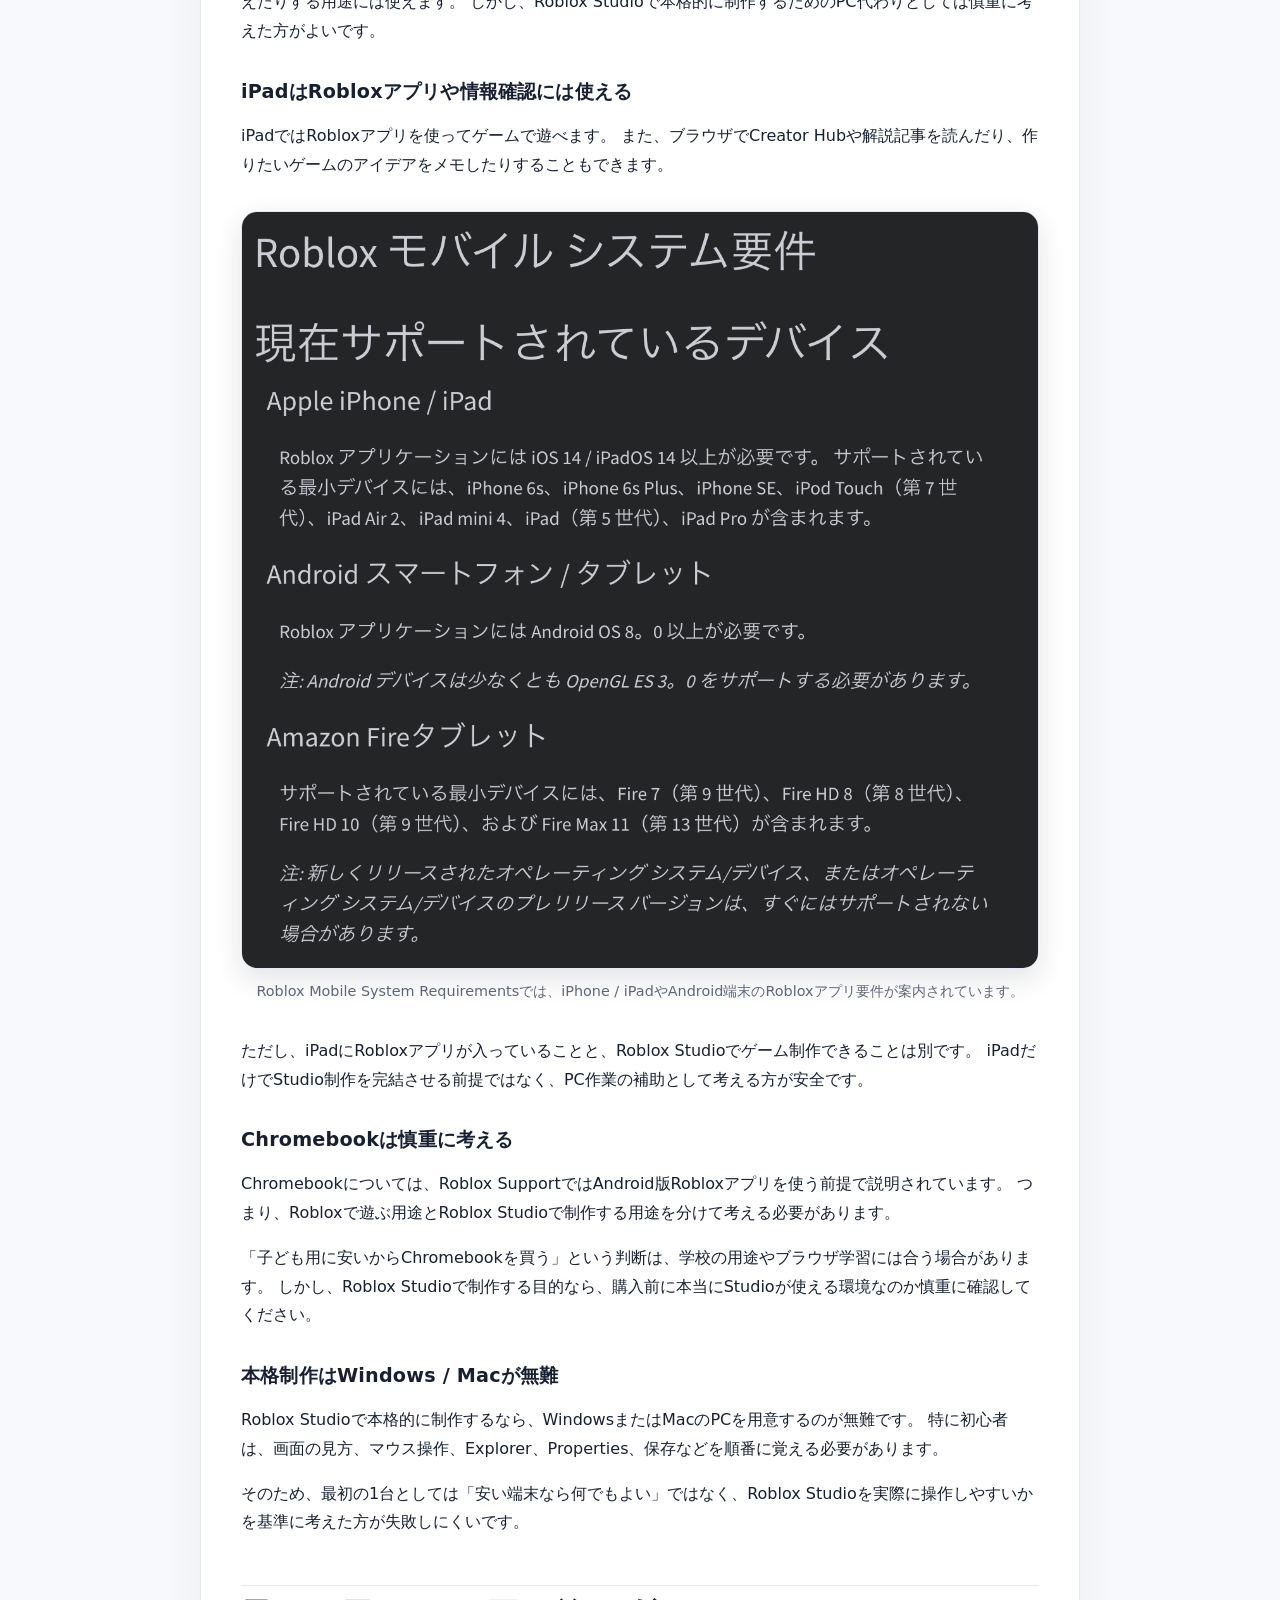
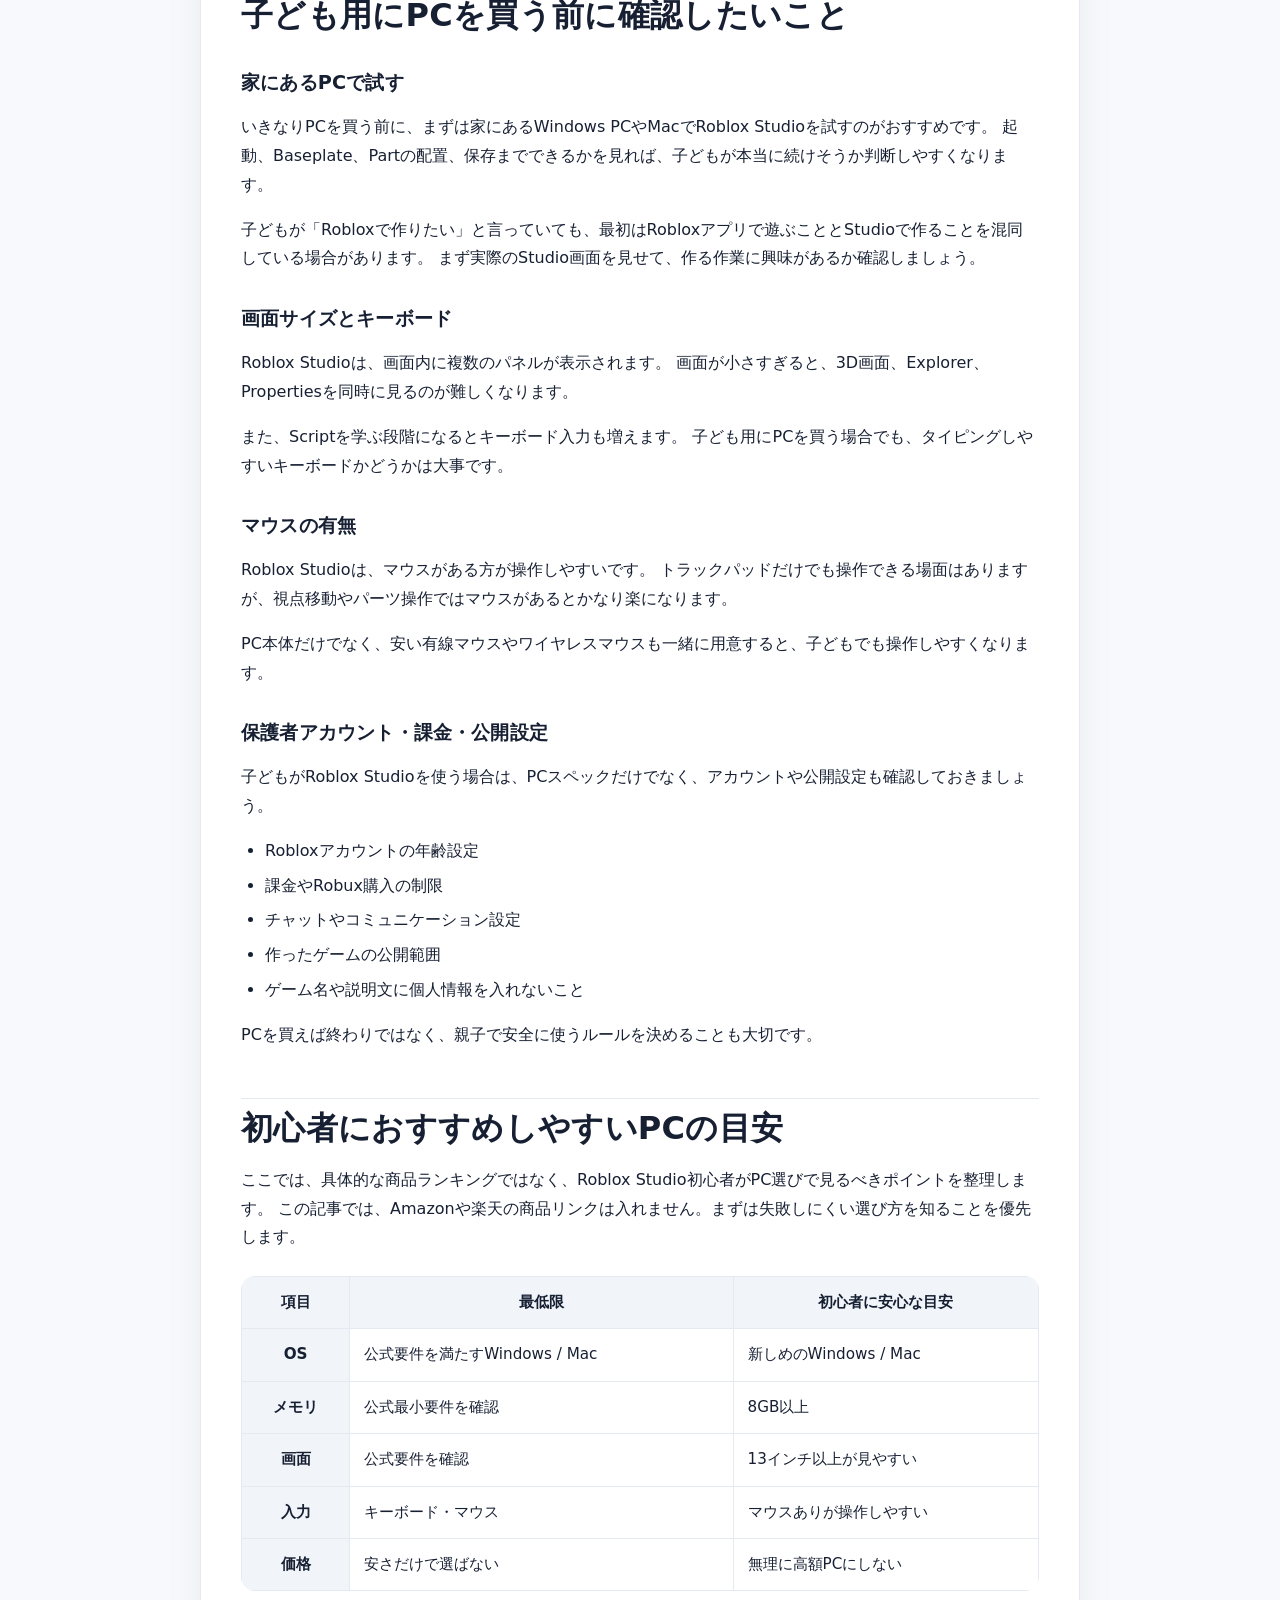
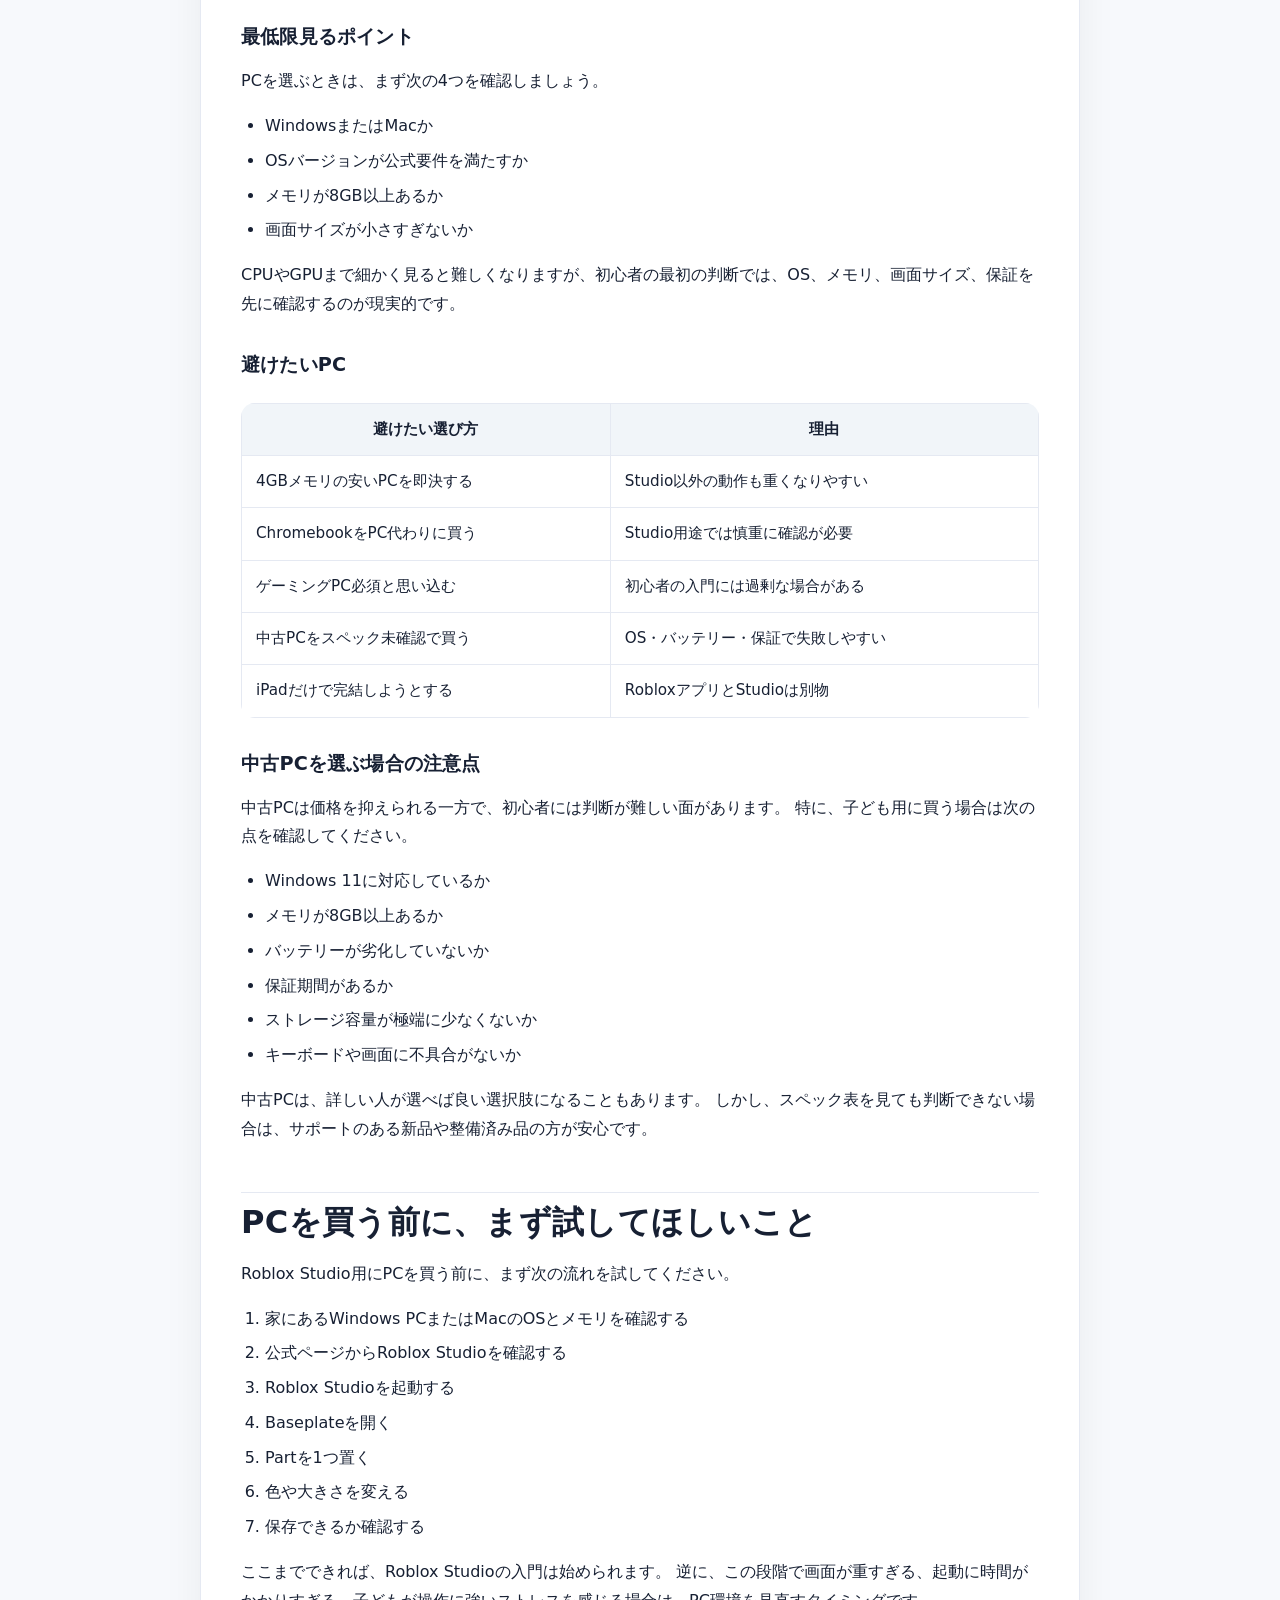
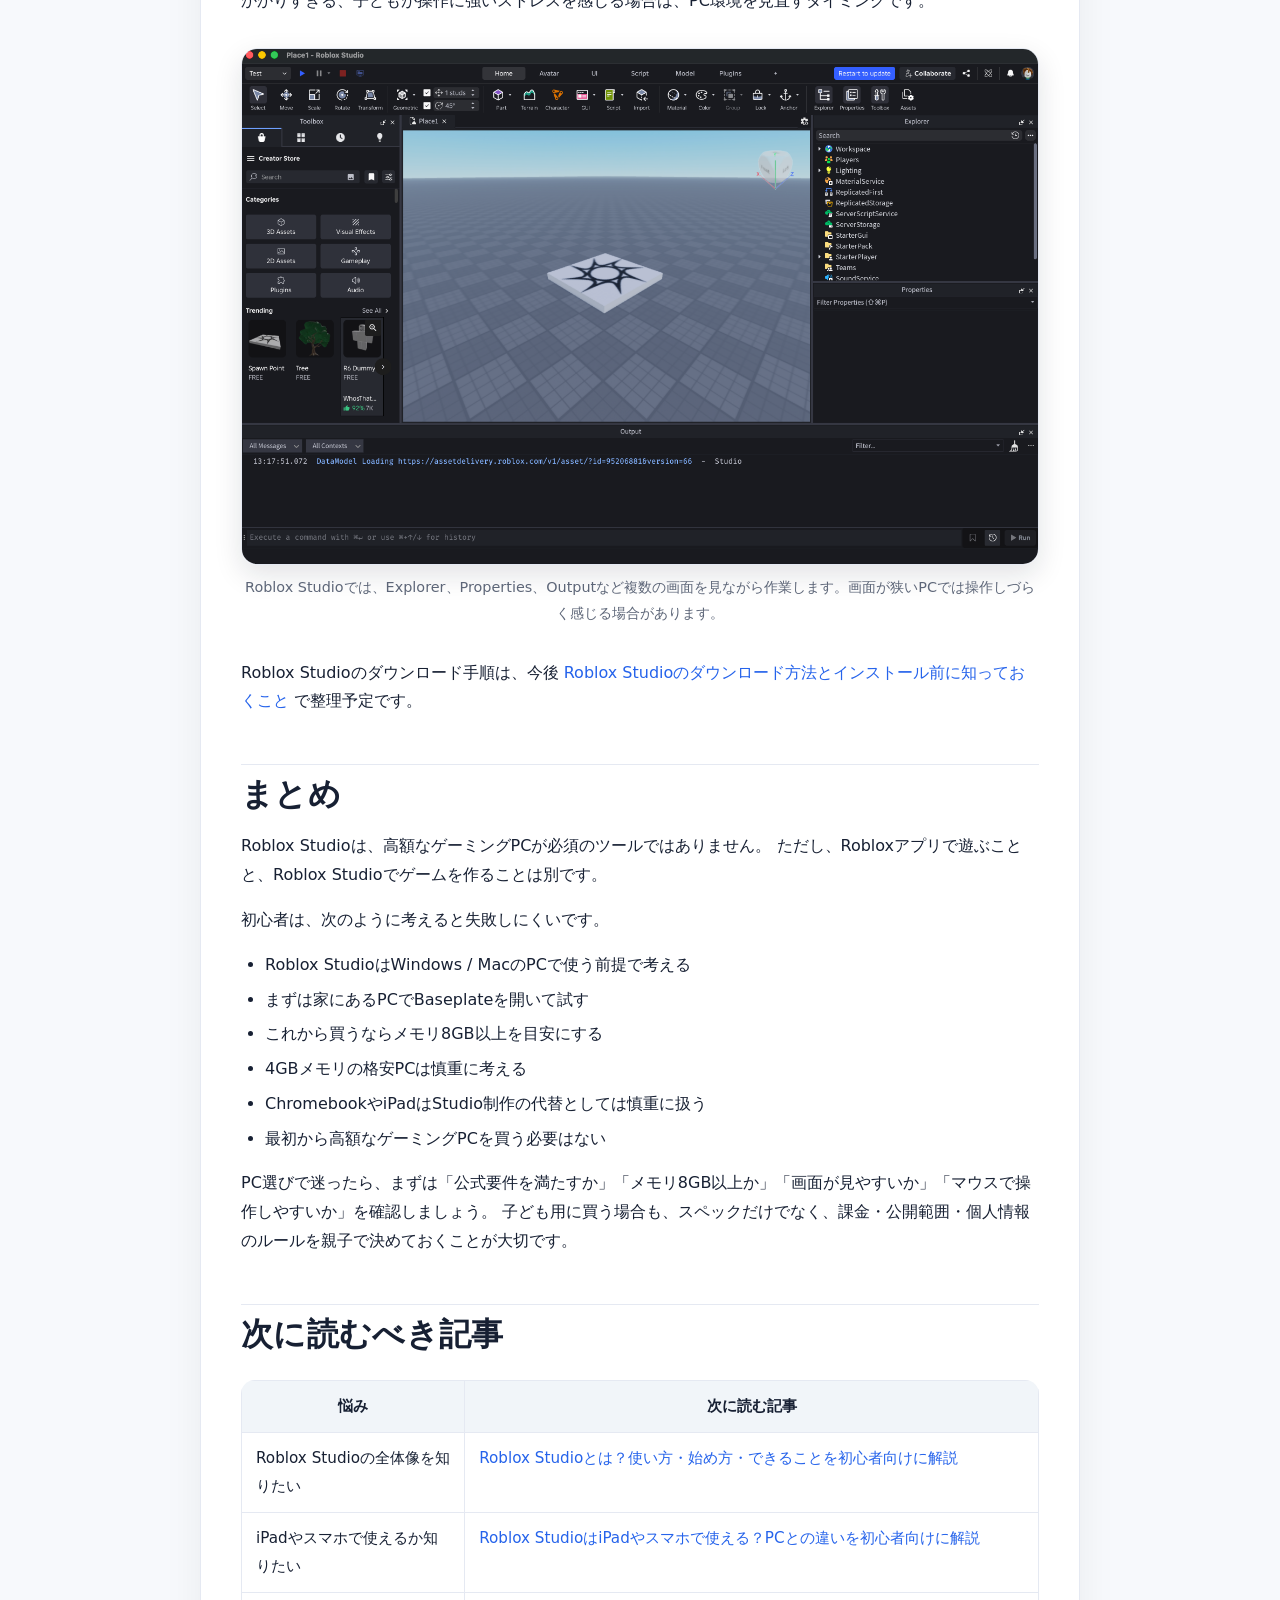
<file: articles/roblox-studio-pc-spec.html>
<!DOCTYPE html>
<html lang="ja">
<head>
  <meta charset="UTF-8" />
  <meta name="viewport" content="width=device-width, initial-scale=1.0" />

  <title>Roblox Studioに必要なPCスペックは？初心者向けに最低ラインを解説</title>
  <meta name="description" content="Roblox Studioに必要なPCスペックを初心者向けに解説。高額なゲーミングPCは必須なのか、Windows・Mac・メモリ8GB・Chromebook・iPadとの違いを公式情報と実機画面をもとに整理します。" />

  <link rel="canonical" href="https://roblox-ai-model-lab.pages.dev/articles/roblox-studio-pc-spec" />
  <link rel="stylesheet" href="/styles.css" />


　<style>
  :root {
    --bg: #f7f9fc;
    --card: #ffffff;
    --text: #172033;
    --muted: #5d6678;
    --line: #e5e9f2;
    --accent: #2563eb;
    --accent-soft: #eaf1ff;
    --warning-soft: #fff7ed;
    --warning-line: #fed7aa;
  }

  body {
    margin: 0;
    background: var(--bg);
    color: var(--text);
    font-family: system-ui, -apple-system, BlinkMacSystemFont, "Segoe UI", sans-serif;
    line-height: 1.8;
  }

  a {
    color: var(--accent);
    text-decoration: none;
  }

  a:hover {
    text-decoration: underline;
  }

  .container {
    width: min(1080px, calc(100% - 32px));
    margin: 0 auto;
  }

  .site-header {
    background: #ffffff;
    border-bottom: 1px solid var(--line);
    position: sticky;
    top: 0;
    z-index: 10;
  }

  .header-inner {
    display: flex;
    align-items: center;
    justify-content: space-between;
    gap: 24px;
    padding: 16px 0;
  }

  .site-logo {
    font-size: 1.1rem;
    font-weight: 800;
    color: var(--text);
  }

  .site-nav {
    display: flex;
    gap: 18px;
    flex-wrap: wrap;
    font-size: 0.95rem;
  }

  .site-nav a {
    color: var(--muted);
    font-weight: 600;
  }

  .article-page {
    padding: 32px 0 56px;
  }

  .article {
    max-width: 880px;
    background: var(--card);
    border: 1px solid var(--line);
    border-radius: 24px;
    padding: 40px;
    box-shadow: 0 16px 40px rgba(15, 23, 42, 0.06);
  }

  .breadcrumb {
    display: flex;
    flex-wrap: wrap;
    gap: 8px;
    margin-bottom: 24px;
    color: var(--muted);
    font-size: 0.9rem;
  }

  .article-category {
    display: inline-flex;
    align-items: center;
    padding: 6px 12px;
    border-radius: 999px;
    background: var(--accent-soft);
    color: var(--accent);
    font-size: 0.85rem;
    font-weight: 700;
  }

  .article h1 {
    margin: 16px 0;
    font-size: clamp(1.9rem, 4vw, 2.8rem);
    line-height: 1.25;
    letter-spacing: -0.04em;
  }

  .article h2 {
    margin-top: 48px;
    padding-top: 8px;
    font-size: clamp(1.45rem, 3vw, 2rem);
    line-height: 1.35;
    border-top: 1px solid var(--line);
  }

  .article h3 {
    margin-top: 32px;
    font-size: 1.2rem;
    line-height: 1.45;
  }

  .article p {
    margin: 16px 0;
  }

  .article-lead {
    font-size: 1.08rem;
    color: #263247;
    background: var(--accent-soft);
    border-left: 5px solid var(--accent);
    padding: 18px 20px;
    border-radius: 14px;
  }

  .article-meta {
    color: var(--muted);
    font-size: 0.92rem;
  }

  .notice-box,
  .point-box,
  .toc {
    margin: 28px 0;
    padding: 20px;
    border-radius: 18px;
  }

  .notice-box {
    background: var(--warning-soft);
    border: 1px solid var(--warning-line);
  }

  .point-box,
  .toc {
    background: #f8fafc;
    border: 1px solid var(--line);
  }

  .toc h2 {
    margin-top: 0;
    padding-top: 0;
    border-top: 0;
    font-size: 1.25rem;
  }

  .toc ol {
    margin: 0;
    padding-left: 1.4em;
  }

  .article ul,
  .article ol {
    padding-left: 1.5em;
  }

  .article li {
    margin: 6px 0;
  }

  .article-image {
    margin: 32px auto;
  }

  .article-image img {
    display: block;
    width: 100%;
    max-width: 860px;
    height: auto;
    margin: 0 auto;
    border-radius: 16px;
    border: 1px solid var(--line);
    box-shadow: 0 10px 28px rgba(15, 23, 42, 0.12);
  }

  .article-image figcaption {
    margin-top: 10px;
    color: var(--muted);
    font-size: 0.9rem;
    text-align: center;
  }

  table {
    width: 100%;
    border-collapse: collapse;
    margin: 24px 0;
    overflow: hidden;
    border-radius: 14px;
    background: #ffffff;
    font-size: 0.95rem;
  }

  th,
  td {
    border: 1px solid var(--line);
    padding: 12px 14px;
    vertical-align: top;
  }

  th {
    background: #f1f5f9;
    font-weight: 800;
  }

  .related-links {
    margin-top: 48px;
  }

  .site-footer {
    background: #0f172a;
    color: #dbe4f0;
    padding: 32px 0;
    font-size: 0.92rem;
  }

  .site-footer p {
    margin: 6px 0;
  }

  @media (max-width: 720px) {
    .header-inner {
      align-items: flex-start;
      flex-direction: column;
      gap: 10px;
    }

    .site-nav {
      gap: 12px;
      font-size: 0.9rem;
    }

    .article {
      padding: 24px 18px;
      border-radius: 18px;
    }

    .article-page {
      padding-top: 20px;
    }

    table {
      display: block;
      overflow-x: auto;
      white-space: nowrap;
    }
  }
</style>



  

  <meta property="og:type" content="article" />
  <meta property="og:site_name" content="Roblox Studio はじめてラボ" />
  <meta property="og:title" content="Roblox Studioに必要なPCスペックは？初心者向けに最低ラインを解説" />
  <meta property="og:description" content="Roblox Studioに必要なPCスペックを初心者向けに解説。高額なゲーミングPCは必須なのか、Windows・Mac・メモリ8GB・Chromebook・iPadとの違いを整理します。" />
  <meta property="og:url" content="https://roblox-ai-model-lab.pages.dev/articles/roblox-studio-pc-spec" />
  <meta property="og:image" content="https://roblox-ai-model-lab.pages.dev/images/articles/roblox-studio-pc-spec/05-mac-studio-baseplate.png" />

  <meta name="twitter:card" content="summary_large_image" />
  <meta name="twitter:title" content="Roblox Studioに必要なPCスペックは？初心者向けに最低ラインを解説" />
  <meta name="twitter:description" content="Roblox Studioに必要なPCスペックを初心者向けに解説。Windows・Mac・メモリ8GB・Chromebook・iPadとの違いを整理します。" />
  <meta name="twitter:image" content="https://roblox-ai-model-lab.pages.dev/images/articles/roblox-studio-pc-spec/05-mac-studio-baseplate.png" />

  <script type="application/ld+json">
  {
    "@context": "https://schema.org",
    "@type": "Article",
    "@id": "https://roblox-ai-model-lab.pages.dev/articles/roblox-studio-pc-spec#article",
    "headline": "Roblox Studioに必要なPCスペックは？初心者向けに最低ラインを解説",
    "description": "Roblox Studioに必要なPCスペックを初心者向けに解説。高額なゲーミングPCは必須なのか、Windows・Mac・メモリ8GB・Chromebook・iPadとの違いを公式情報と実機画面をもとに整理します。",
    "image": "https://roblox-ai-model-lab.pages.dev/images/articles/roblox-studio-pc-spec/05-mac-studio-baseplate.png",
    "datePublished": "2026-07-01",
    "dateModified": "2026-07-01",
    "author": {
      "@type": "Person",
      "name": "Roblox Studio はじめてラボ"
    },
    "publisher": {
      "@type": "Organization",
      "name": "Roblox Studio はじめてラボ"
    },
    "mainEntityOfPage": {
      "@type": "WebPage",
      "@id": "https://roblox-ai-model-lab.pages.dev/articles/roblox-studio-pc-spec"
    }
  }
  </script>

  <script type="application/ld+json">
  {
    "@context": "https://schema.org",
    "@type": "BreadcrumbList",
    "itemListElement": [
      {
        "@type": "ListItem",
        "position": 1,
        "name": "トップ",
        "item": "https://roblox-ai-model-lab.pages.dev/"
      },
      {
        "@type": "ListItem",
        "position": 2,
        "name": "PC・環境準備",
        "item": "https://roblox-ai-model-lab.pages.dev/#articles"
      },
      {
        "@type": "ListItem",
        "position": 3,
        "name": "Roblox Studioに必要なPCスペックは？初心者向けに最低ラインを解説",
        "item": "https://roblox-ai-model-lab.pages.dev/articles/roblox-studio-pc-spec"
      }
    ]
  }
  </script>
</head>

<body>
  <header class="site-header">
    <div class="container header-inner">
      <a class="site-logo" href="/">Roblox Studio はじめてラボ</a>
      <nav class="site-nav" aria-label="サイト内メニュー">
        <a href="/">トップ</a>
        <a href="/articles/what-is-roblox-studio">はじめ方</a>
        <a href="/#categories">カテゴリ</a>
        <a href="/#about">このサイトについて</a>
      </nav>
    </div>
  </header>

  <main class="article-page">
    <article class="article container">
      <nav class="breadcrumb" aria-label="パンくずリスト">
        <a href="/">トップ</a>
        <span>›</span>
        <span>PC・環境準備</span>
        <span>›</span>
        <span>Roblox Studioに必要なPCスペックは？</span>
      </nav>

      <header class="article-header">
        <p class="article-category">PC・環境準備</p>
        <h1>Roblox Studioに必要なPCスペックは？初心者向けに最低ラインを解説</h1>

        <p class="article-lead">
          結論から言うと、Roblox Studioは高額なゲーミングPCが必須ではありません。
          ただし、本格的にゲームを作るならWindowsまたはMacのPCが必要で、メモリは8GB以上を目安にした方が安心です。
        </p>

        <p class="article-meta">
          公開日：2026年7月1日 ／ 公式情報確認日：2026年7月1日 ／ 対象：Roblox Studioを始めたい初心者・親子・大人の初心者
        </p>

        <div class="notice-box">
          <p>
            このサイトはRoblox公式サイトではありません。個人がRoblox Studioを実際に触りながら、初心者向けに整理している非公式ガイドです。
            仕様や必要環境は変更される可能性があるため、インストール前には必ず公式ページも確認してください。
          </p>
        </div>
      </header>

      <figure class="article-image">
        <img
          src="/images/articles/roblox-studio-pc-spec/05-mac-studio-baseplate.png"
          alt="MacでRoblox StudioのBaseplateを開いた画面"
          loading="eager"
        />
        <figcaption>
          実際にMacでRoblox StudioのBaseplateを開いた画面。初心者は、まずこのようなシンプルな画面から始めるのがおすすめです。
        </figcaption>
      </figure>

      <section class="toc">
        <h2>この記事でわかること</h2>
        <ol>
          <li><a href="#conclusion">Roblox Studioに必要なPCスペックの結論</a></li>
          <li><a href="#app-vs-studio">Robloxを遊ぶPCとStudioで作るPCの違い</a></li>
          <li><a href="#official-requirements">Roblox Studioの公式システム要件</a></li>
          <li><a href="#memory">メモリは何GBあればよいか</a></li>
          <li><a href="#windows-mac">WindowsとMacのどちらでも使えるか</a></li>
          <li><a href="#chromebook-ipad">ChromebookやiPadは代わりになるか</a></li>
          <li><a href="#kids-pc">子ども用にPCを買う前に確認したいこと</a></li>
          <li><a href="#pc-guide">初心者におすすめしやすいPCの目安</a></li>
          <li><a href="#try-first">PCを買う前にまず試してほしいこと</a></li>
          <li><a href="#official-links">参考にした公式情報</a></li>
        </ol>
      </section>

      <section id="conclusion">
        <h2>結論：Roblox Studioは高額なゲーミングPC必須ではないが、Windows / MacのPCが必要</h2>

        <p>
          Roblox Studioを始めるために、最初から高額なゲーミングPCを買う必要はありません。
          Baseplateを開く、Partを置く、簡単なマップを作る、保存する、という入門段階なら、まずは家にあるWindows PCやMacで試すのが現実的です。
        </p>

        <p>
          ただし、Roblox Studioは「Robloxで遊ぶアプリ」とは別物です。
          Robloxアプリはスマホやタブレットでも使えますが、Roblox Studio本体は基本的にWindows / Mac向けの制作ツールとして考えた方が安全です。
        </p>

        <div class="point-box">
          <p><strong>初心者向けの目安</strong></p>
          <ul>
            <li>まずは家にあるWindows PCまたはMacで試す</li>
            <li>これから買うならメモリ8GB以上を目安にする</li>
            <li>4GBメモリの安いPCは慎重に考える</li>
            <li>ChromebookやiPadだけで完結しようとしない</li>
            <li>ゲーミングPC必須とは考えなくてよい</li>
          </ul>
        </div>

        <p>
          Roblox Studioそのものが何かまだ不安な場合は、先に
          <a href="/articles/what-is-roblox-studio">Roblox Studioとは？使い方・始め方・できることを初心者向けに解説</a>
          も確認してください。
        </p>
      </section>

      <section id="app-vs-studio">
        <h2>Robloxを遊ぶPCとRoblox Studioで作るPCは少し違う</h2>

        <p>
          初心者が混同しやすいのが、「Robloxを遊べる端末」と「Roblox Studioで作れる端末」の違いです。
          Robloxアプリが動くからといって、Roblox Studioで快適に作れるとは限りません。
        </p>

        <table>
          <thead>
            <tr>
              <th>項目</th>
              <th>Robloxアプリ</th>
              <th>Roblox Studio</th>
            </tr>
          </thead>
          <tbody>
            <tr>
              <th>目的</th>
              <td>ゲームで遊ぶ</td>
              <td>ゲームを作る</td>
            </tr>
            <tr>
              <th>主な端末</th>
              <td>スマホ・タブレット・PCなど</td>
              <td>Windows / Mac</td>
            </tr>
            <tr>
              <th>PCスペックの考え方</th>
              <td>遊べるかが中心</td>
              <td>作業しやすさも重要</td>
            </tr>
            <tr>
              <th>初心者が確認すること</th>
              <td>アプリが動くか</td>
              <td>Studioが操作しやすいか</td>
            </tr>
          </tbody>
        </table>

        <p>
          たとえば、Robloxアプリでゲームを遊ぶだけならスマホやiPadでもできます。
          しかし、Roblox Studioでマップを作ったり、ExplorerやPropertiesを見ながら編集したり、Scriptを書いたりする場合は、PCでの作業が基本になります。
        </p>

        <p>
          iPadやスマホでどこまでできるかは、別記事の
          <a href="/articles/roblox-studio-ipad-smartphone">Roblox StudioはiPadやスマホで使える？PCとの違いを初心者向けに解説</a>
          で詳しく整理しています。
        </p>
      </section>

      <section id="official-requirements">
        <h2>Roblox Studioの公式システム要件</h2>

        <p>
          Roblox Creator Hubでは、Roblox Studioのシステム要件が案内されています。
          この記事では、2026年7月1日時点で確認した公式情報をもとに、初心者向けに整理します。
        </p>

        <figure class="article-image">
          <img
            src="/images/articles/roblox-studio-pc-spec/01-creator-hub-studio-setup.png"
            alt="Roblox Creator HubのStudio setupページ"
            loading="lazy"
          />
          <figcaption>
            Roblox Creator HubのStudio setupページ。Roblox Studioのインストールや要件を確認できます。
          </figcaption>
        </figure>

        <figure class="article-image">
          <img
            src="/images/articles/roblox-studio-pc-spec/02-studio-system-requirements.png"
            alt="Roblox Studioの公式システム要件"
            loading="lazy"
          />
          <figcaption>
            Roblox Studioの公式システム要件。記事を書く前に、公式情報を確認しています。
          </figcaption>
        </figure>

        <h3>対応OS</h3>

        <p>
          公式情報では、Roblox Studioの最小要件としてWindows 10またはmacOS 10.14、推奨要件としてWindows 11またはmacOS 14+が案内されています。
        </p>

        <table>
          <thead>
            <tr>
              <th>項目</th>
              <th>最小要件</th>
              <th>推奨要件</th>
            </tr>
          </thead>
          <tbody>
            <tr>
              <th>Windows</th>
              <td>Windows 10</td>
              <td>Windows 11</td>
            </tr>
            <tr>
              <th>Mac</th>
              <td>macOS 10.14</td>
              <td>macOS 14+</td>
            </tr>
          </tbody>
        </table>

        <p>
          古いPCや古いMacを使う場合は、まずOSのバージョンを確認してください。
          特に中古PCを買う場合は、「安いから」という理由だけで選ぶと、OSが古かったり、アップデートできなかったりする可能性があります。
        </p>

        <h3>メモリ</h3>

        <p>
          Roblox Studioのメモリは、公式情報では最小3GB、推奨8GBとされています。
          そのため、この記事では初心者向けの安心ラインとして「8GB以上」を目安にします。
        </p>

        <p>
          ただし、8GBならどんな作業でも必ず快適、という意味ではありません。
          大きなマップ、重い3Dモデル、画面録画、ブラウザや資料を同時に開く作業では、8GBでも重くなる可能性があります。
        </p>

        <h3>画面解像度</h3>

        <p>
          公式情報では、解像度は1600×900以上が案内されています。
          Roblox Studioは、中央の3D画面だけでなく、Explorer、Properties、Outputなどのパネルも使うため、画面が狭いと操作しづらくなります。
        </p>

        <p>
          子ども用にPCを買う場合も、価格だけでなく画面の見やすさを確認した方が安心です。
          11インチ前後の小さな画面でも使えないとは言い切れませんが、初心者が長時間作業するには見づらい可能性があります。
        </p>

        <h3>最小要件と推奨要件の違い</h3>

        <p>
          最小要件は「起動できる最低ライン」に近いものです。
          一方で、推奨要件は「より安定して使いやすい目安」と考えるとわかりやすいです。
        </p>

        <div class="point-box">
          <p><strong>この記事での考え方</strong></p>
          <ul>
            <li>最小要件：とりあえず動くかを確認するライン</li>
            <li>推奨要件：初心者がストレスを減らしやすいライン</li>
            <li>購入判断：推奨要件に近いPCを選ぶ方が失敗しにくい</li>
          </ul>
        </div>
      </section>

      <section id="memory">
        <h2>メモリは何GBあればよい？</h2>

        <h3>最低ラインは公式要件を確認</h3>

        <p>
          Roblox Studioの公式要件では、メモリは最小3GB、推奨8GBです。
          そのため、すでに家にPCがあるなら、まずそのPCのメモリを確認してからStudioを試してみるのがよいです。
        </p>

        <h3>初心者には8GB以上を目安にしたい理由</h3>

        <p>
          初心者には、メモリ8GB以上を目安にするのがおすすめです。
          理由は、Roblox Studioだけでなく、ブラウザで公式ドキュメントや解説記事を開いたり、スクショを撮ったり、場合によっては動画を見ながら作業したりするためです。
        </p>

        <p>
          実際の制作では、Studioだけを単独で開くよりも、次のような使い方になりやすいです。
        </p>

        <ul>
          <li>Roblox Studioを開く</li>
          <li>ブラウザでCreator Hubを読む</li>
          <li>解説記事やYouTubeを見ながら進める</li>
          <li>スクショを撮る</li>
          <li>メモアプリに手順を書く</li>
        </ul>

        <p>
          このように複数の作業を同時に行うと、メモリに余裕がないPCでは重くなりやすくなります。
        </p>

        <h3>4GBのPCは避けた方がよい場面</h3>

        <p>
          4GBメモリのPCでも、条件によってはRoblox Studioを起動できる可能性はあります。
          しかし、これから子ども用や初心者用に買うPCとしては、4GBメモリは慎重に考えた方がよいです。
        </p>

        <p>
          特に、次のような使い方を想定している場合は、4GBのPCを避けた方が無難です。
        </p>

        <ul>
          <li>ブラウザで調べながらStudioを使いたい</li>
          <li>3Dモデルを置いてみたい</li>
          <li>画面録画やスクショを使いたい</li>
          <li>長く使う子ども用PCとして買いたい</li>
          <li>学校の調べものやタイピングにも使いたい</li>
        </ul>

        <p>
          価格だけを見ると4GBメモリのPCは安く見えます。
          ただ、すぐ重くなって使わなくなると、結果的に高い買い物になる可能性があります。
        </p>
      </section>

      <section id="windows-mac">
        <h2>WindowsとMac、どちらでも使える？</h2>

        <p>
          Roblox Studioは、WindowsとMacの両方で使えます。
          すでに家にWindows PCやMacがある場合は、まずその環境で試すのがおすすめです。
        </p>

        <figure class="article-image image-compact">
          <img
            src="/images/articles/roblox-studio-pc-spec/03-mac-about-this-mac.png"
            alt="MacのこのMacについて画面でメモリやmacOSバージョンを確認している画面"
            loading="lazy"
          />
          <figcaption>
            Macでは「このMacについて」から、macOSバージョンやメモリを確認できます。個人情報が出る部分は隠しています。
          </figcaption>
        </figure>

        <h3>Windowsで使う場合</h3>

        <p>
          WindowsでRoblox Studioを使う場合は、OSが公式要件を満たしているか確認します。
          これから買うなら、古いWindows PCよりも、Windows 11に対応したPCを選ぶ方が安心です。
        </p>

        <p>
          子ども用PCとして考える場合は、次の点も見てください。
        </p>

        <ul>
          <li>メモリが8GB以上あるか</li>
          <li>ストレージが極端に少なくないか</li>
          <li>画面が小さすぎないか</li>
          <li>マウスを接続できるか</li>
          <li>保証やサポートがあるか</li>
        </ul>

        <h3>Macで使う場合</h3>

        <p>
          MacでもRoblox Studioは使えます。
          ただし、古いMacを使う場合は、macOSのバージョンとメモリを確認してください。
        </p>

        <p>
          Macは本体価格が高くなりやすいため、「Roblox Studioのためだけに新しくMacを買う」場合は慎重に考えた方がよいです。
          すでに家にMacがあるなら、まず試す価値はあります。
        </p>

        <h3>MacBook Airでも使えるか</h3>

        <p>
          筆者の環境では、MacBook AirでRoblox Studioを起動し、Baseplateを開くところまでは確認できました。
          ただし、これは筆者の実機環境での確認であり、すべてのMacBook Airで同じように快適に使えることを保証するものではありません。
        </p>

        <figure class="article-image">
          <img
            src="/images/articles/roblox-studio-pc-spec/04-mac-roblox-studio-start-screen.png"
            alt="MacでRoblox Studioを起動した画面"
            loading="lazy"
          />
          <figcaption>
            MacでRoblox Studioを起動した画面。アカウント名や最近開いたプロジェクト名は隠しています。
          </figcaption>
        </figure>

        <p>
          簡単な入門操作であれば問題なく始められる可能性がありますが、重い3Dモデルを多く使う、大きなマップを作る、録画しながら作業する、といった使い方では負荷が上がります。
        </p>
      </section>

      <section id="chromebook-ipad">
        <h2>ChromebookやiPadはRoblox Studio用PCの代わりになる？</h2>

        <p>
          ChromebookやiPadは、Robloxアプリで遊んだり、Creator Hubを読んだり、作りたいゲームのアイデアを考えたりする用途には使えます。
          しかし、Roblox Studioで本格的に制作するためのPC代わりとしては慎重に考えた方がよいです。
        </p>

        <h3>iPadはRobloxアプリや情報確認には使える</h3>

        <p>
          iPadではRobloxアプリを使ってゲームで遊べます。
          また、ブラウザでCreator Hubや解説記事を読んだり、作りたいゲームのアイデアをメモしたりすることもできます。
        </p>

        <figure class="article-image">
          <img
            src="/images/articles/roblox-studio-pc-spec/07-roblox-mobile-requirements.png"
            alt="Roblox Mobile System Requirementsの公式ページ"
            loading="lazy"
          />
          <figcaption>
            Roblox Mobile System Requirementsでは、iPhone / iPadやAndroid端末のRobloxアプリ要件が案内されています。
          </figcaption>
        </figure>

        <p>
          ただし、iPadにRobloxアプリが入っていることと、Roblox Studioでゲーム制作できることは別です。
          iPadだけでStudio制作を完結させる前提ではなく、PC作業の補助として考える方が安全です。
        </p>

        <h3>Chromebookは慎重に考える</h3>

        <p>
          Chromebookについては、Roblox SupportではAndroid版Robloxアプリを使う前提で説明されています。
          つまり、Robloxで遊ぶ用途とRoblox Studioで制作する用途を分けて考える必要があります。
        </p>

        <p>
          「子ども用に安いからChromebookを買う」という判断は、学校の用途やブラウザ学習には合う場合があります。
          しかし、Roblox Studioで制作する目的なら、購入前に本当にStudioが使える環境なのか慎重に確認してください。
        </p>

        <h3>本格制作はWindows / Macが無難</h3>

        <p>
          Roblox Studioで本格的に制作するなら、WindowsまたはMacのPCを用意するのが無難です。
          特に初心者は、画面の見方、マウス操作、Explorer、Properties、保存などを順番に覚える必要があります。
        </p>

        <p>
          そのため、最初の1台としては「安い端末なら何でもよい」ではなく、Roblox Studioを実際に操作しやすいかを基準に考えた方が失敗しにくいです。
        </p>
      </section>

      <section id="kids-pc">
        <h2>子ども用にPCを買う前に確認したいこと</h2>

        <h3>家にあるPCで試す</h3>

        <p>
          いきなりPCを買う前に、まずは家にあるWindows PCやMacでRoblox Studioを試すのがおすすめです。
          起動、Baseplate、Partの配置、保存までできるかを見れば、子どもが本当に続けそうか判断しやすくなります。
        </p>

        <p>
          子どもが「Robloxで作りたい」と言っていても、最初はRobloxアプリで遊ぶこととStudioで作ることを混同している場合があります。
          まず実際のStudio画面を見せて、作る作業に興味があるか確認しましょう。
        </p>

        <h3>画面サイズとキーボード</h3>

        <p>
          Roblox Studioは、画面内に複数のパネルが表示されます。
          画面が小さすぎると、3D画面、Explorer、Propertiesを同時に見るのが難しくなります。
        </p>

        <p>
          また、Scriptを学ぶ段階になるとキーボード入力も増えます。
          子ども用にPCを買う場合でも、タイピングしやすいキーボードかどうかは大事です。
        </p>

        <h3>マウスの有無</h3>

        <p>
          Roblox Studioは、マウスがある方が操作しやすいです。
          トラックパッドだけでも操作できる場面はありますが、視点移動やパーツ操作ではマウスがあるとかなり楽になります。
        </p>

        <p>
          PC本体だけでなく、安い有線マウスやワイヤレスマウスも一緒に用意すると、子どもでも操作しやすくなります。
        </p>

        <h3>保護者アカウント・課金・公開設定</h3>

        <p>
          子どもがRoblox Studioを使う場合は、PCスペックだけでなく、アカウントや公開設定も確認しておきましょう。
        </p>

        <ul>
          <li>Robloxアカウントの年齢設定</li>
          <li>課金やRobux購入の制限</li>
          <li>チャットやコミュニケーション設定</li>
          <li>作ったゲームの公開範囲</li>
          <li>ゲーム名や説明文に個人情報を入れないこと</li>
        </ul>

        <p>
          PCを買えば終わりではなく、親子で安全に使うルールを決めることも大切です。
        </p>
      </section>

      <section id="pc-guide">
        <h2>初心者におすすめしやすいPCの目安</h2>

        <p>
          ここでは、具体的な商品ランキングではなく、Roblox Studio初心者がPC選びで見るべきポイントを整理します。
          この記事では、Amazonや楽天の商品リンクは入れません。まずは失敗しにくい選び方を知ることを優先します。
        </p>

        <table>
          <thead>
            <tr>
              <th>項目</th>
              <th>最低限</th>
              <th>初心者に安心な目安</th>
            </tr>
          </thead>
          <tbody>
            <tr>
              <th>OS</th>
              <td>公式要件を満たすWindows / Mac</td>
              <td>新しめのWindows / Mac</td>
            </tr>
            <tr>
              <th>メモリ</th>
              <td>公式最小要件を確認</td>
              <td>8GB以上</td>
            </tr>
            <tr>
              <th>画面</th>
              <td>公式要件を確認</td>
              <td>13インチ以上が見やすい</td>
            </tr>
            <tr>
              <th>入力</th>
              <td>キーボード・マウス</td>
              <td>マウスありが操作しやすい</td>
            </tr>
            <tr>
              <th>価格</th>
              <td>安さだけで選ばない</td>
              <td>無理に高額PCにしない</td>
            </tr>
          </tbody>
        </table>

        <h3>最低限見るポイント</h3>

        <p>
          PCを選ぶときは、まず次の4つを確認しましょう。
        </p>

        <ul>
          <li>WindowsまたはMacか</li>
          <li>OSバージョンが公式要件を満たすか</li>
          <li>メモリが8GB以上あるか</li>
          <li>画面サイズが小さすぎないか</li>
        </ul>

        <p>
          CPUやGPUまで細かく見ると難しくなりますが、初心者の最初の判断では、OS、メモリ、画面サイズ、保証を先に確認するのが現実的です。
        </p>

        <h3>避けたいPC</h3>

        <table>
          <thead>
            <tr>
              <th>避けたい選び方</th>
              <th>理由</th>
            </tr>
          </thead>
          <tbody>
            <tr>
              <td>4GBメモリの安いPCを即決する</td>
              <td>Studio以外の動作も重くなりやすい</td>
            </tr>
            <tr>
              <td>ChromebookをPC代わりに買う</td>
              <td>Studio用途では慎重に確認が必要</td>
            </tr>
            <tr>
              <td>ゲーミングPC必須と思い込む</td>
              <td>初心者の入門には過剰な場合がある</td>
            </tr>
            <tr>
              <td>中古PCをスペック未確認で買う</td>
              <td>OS・バッテリー・保証で失敗しやすい</td>
            </tr>
            <tr>
              <td>iPadだけで完結しようとする</td>
              <td>RobloxアプリとStudioは別物</td>
            </tr>
          </tbody>
        </table>

        <h3>中古PCを選ぶ場合の注意点</h3>

        <p>
          中古PCは価格を抑えられる一方で、初心者には判断が難しい面があります。
          特に、子ども用に買う場合は次の点を確認してください。
        </p>

        <ul>
          <li>Windows 11に対応しているか</li>
          <li>メモリが8GB以上あるか</li>
          <li>バッテリーが劣化していないか</li>
          <li>保証期間があるか</li>
          <li>ストレージ容量が極端に少なくないか</li>
          <li>キーボードや画面に不具合がないか</li>
        </ul>

        <p>
          中古PCは、詳しい人が選べば良い選択肢になることもあります。
          しかし、スペック表を見ても判断できない場合は、サポートのある新品や整備済み品の方が安心です。
        </p>
      </section>

      <section id="try-first">
        <h2>PCを買う前に、まず試してほしいこと</h2>

        <p>
          Roblox Studio用にPCを買う前に、まず次の流れを試してください。
        </p>

        <ol>
          <li>家にあるWindows PCまたはMacのOSとメモリを確認する</li>
          <li>公式ページからRoblox Studioを確認する</li>
          <li>Roblox Studioを起動する</li>
          <li>Baseplateを開く</li>
          <li>Partを1つ置く</li>
          <li>色や大きさを変える</li>
          <li>保存できるか確認する</li>
        </ol>

        <p>
          ここまでできれば、Roblox Studioの入門は始められます。
          逆に、この段階で画面が重すぎる、起動に時間がかかりすぎる、子どもが操作に強いストレスを感じる場合は、PC環境を見直すタイミングです。
        </p>

        <figure class="article-image">
          <img
            src="/images/articles/roblox-studio-pc-spec/10-studio-explorer-properties-output.png"
            alt="Roblox StudioのExplorer、Properties、Outputが表示された画面"
            loading="lazy"
          />
          <figcaption>
            Roblox Studioでは、Explorer、Properties、Outputなど複数の画面を見ながら作業します。画面が狭いPCでは操作しづらく感じる場合があります。
          </figcaption>
        </figure>

        <p>
          Roblox Studioのダウンロード手順は、今後
          <a href="/articles/roblox-studio-download">Roblox Studioのダウンロード方法とインストール前に知っておくこと</a>
          で整理予定です。
        </p>
      </section>

      <section>
        <h2>まとめ</h2>

        <p>
          Roblox Studioは、高額なゲーミングPCが必須のツールではありません。
          ただし、Robloxアプリで遊ぶことと、Roblox Studioでゲームを作ることは別です。
        </p>

        <p>
          初心者は、次のように考えると失敗しにくいです。
        </p>

        <ul>
          <li>Roblox StudioはWindows / MacのPCで使う前提で考える</li>
          <li>まずは家にあるPCでBaseplateを開いて試す</li>
          <li>これから買うならメモリ8GB以上を目安にする</li>
          <li>4GBメモリの格安PCは慎重に考える</li>
          <li>ChromebookやiPadはStudio制作の代替としては慎重に扱う</li>
          <li>最初から高額なゲーミングPCを買う必要はない</li>
        </ul>

        <p>
          PC選びで迷ったら、まずは「公式要件を満たすか」「メモリ8GB以上か」「画面が見やすいか」「マウスで操作しやすいか」を確認しましょう。
          子ども用に買う場合も、スペックだけでなく、課金・公開範囲・個人情報のルールを親子で決めておくことが大切です。
        </p>
      </section>

      <section class="related-links">
        <h2>次に読むべき記事</h2>

        <table>
          <thead>
            <tr>
              <th>悩み</th>
              <th>次に読む記事</th>
            </tr>
          </thead>
          <tbody>
            <tr>
              <td>Roblox Studioの全体像を知りたい</td>
              <td><a href="/articles/what-is-roblox-studio">Roblox Studioとは？使い方・始め方・できることを初心者向けに解説</a></td>
            </tr>
            <tr>
              <td>iPadやスマホで使えるか知りたい</td>
              <td><a href="/articles/roblox-studio-ipad-smartphone">Roblox StudioはiPadやスマホで使える？PCとの違いを初心者向けに解説</a></td>
            </tr>
            <tr>
              <td>インストール前に確認したい</td>
              <td><a href="/articles/roblox-studio-download">Roblox Studioのダウンロード方法とインストール前に知っておくこと</a>（関連記事予定）</td>
            </tr>
            <tr>
              <td>画面の意味がわからない</td>
              <td><a href="/articles/roblox-studio-screen-guide">Roblox Studioの画面の見方｜Explorer・Properties・Outputを初心者向けに解説</a>（関連記事予定）</td>
            </tr>
            <tr>
              <td>保存や公開でつまずきそう</td>
              <td><a href="/articles/roblox-studio-save-publish">Roblox Studioで保存できない時の確認ポイント｜SaveとPublishの違い</a>（関連記事予定）</td>
            </tr>
          </tbody>
        </table>
      </section>

      <section id="official-links">
        <h2>参考にした公式情報</h2>

        <p>
          この記事では、2026年7月1日時点で以下の公式情報を確認したうえで、初心者向けに内容を整理しています。
        </p>

        <ul>
          <li><a href="https://create.roblox.com/docs/studio/setup" target="_blank" rel="noopener noreferrer">Roblox Creator Hub：Studio setup</a></li>
          <li><a href="https://en.help.roblox.com/hc/en-us/articles/203312800-Computer-Hardware-Operating-System-Requirements" target="_blank" rel="noopener noreferrer">Roblox Support：Computer Hardware &amp; Operating System Requirements</a></li>
          <li><a href="https://en.help.roblox.com/hc/en-us/articles/203625474-Roblox-Mobile-System-Requirements" target="_blank" rel="noopener noreferrer">Roblox Support：Roblox Mobile System Requirements</a></li>
          <li><a href="https://en.help.roblox.com/hc/en-us/articles/115005743383-Chromebook-Troubleshooting" target="_blank" rel="noopener noreferrer">Roblox Support：Chromebook Troubleshooting</a></li>
          <li><a href="https://create.roblox.com/docs/education/resources/frequently-asked-questions-education" target="_blank" rel="noopener noreferrer">Roblox Creator Hub：Education FAQ</a></li>
        </ul>

        <p>
          ※このサイトはRoblox公式サイトではありません。RobloxおよびRoblox Studioに関する名称は、説明目的で使用しています。
        </p>
      </section>
    </article>
  </main>

  <footer class="site-footer">
    <div class="container">
      <p>Roblox Studio はじめてラボは、Roblox Studio初心者向けの非公式ガイドです。Roblox公式サイトではありません。</p>
      <p>&copy; 2026 Roblox Studio はじめてラボ</p>
    </div>
  </footer>
</body>
</html>
</file>
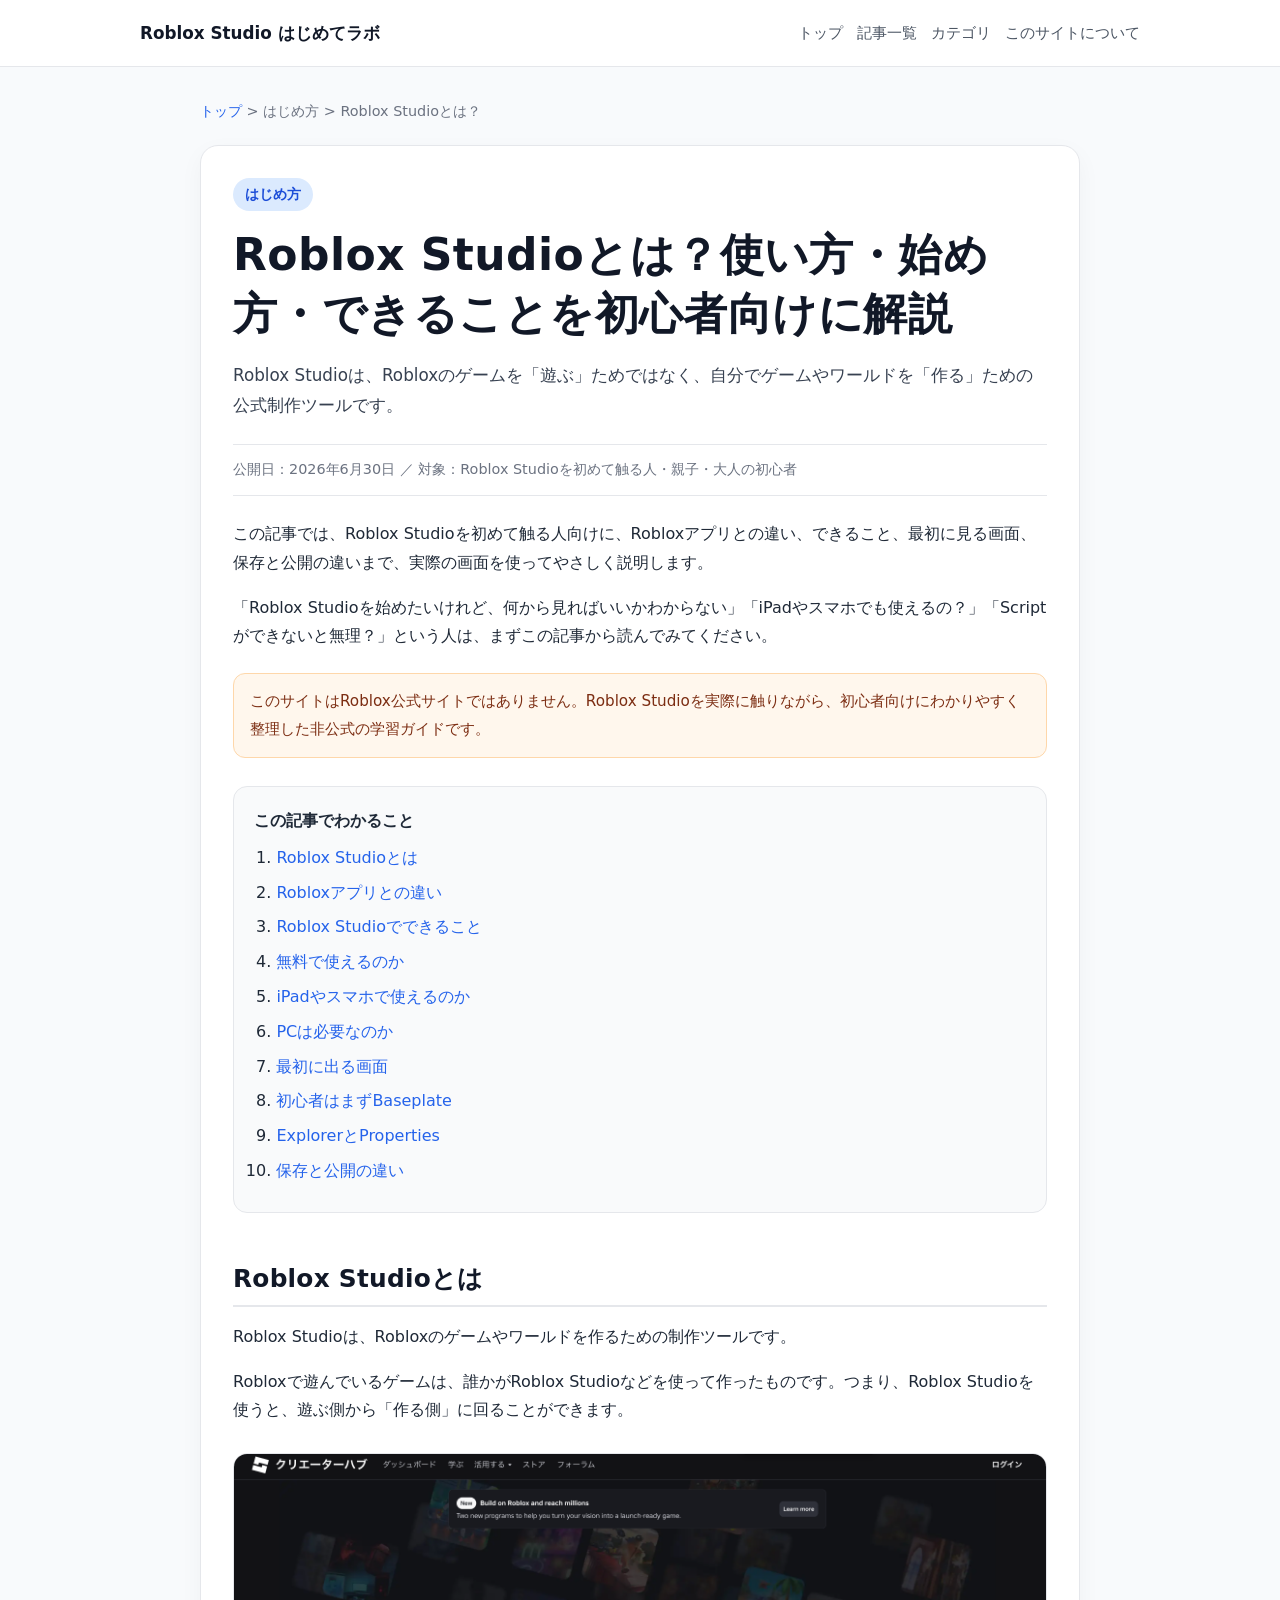
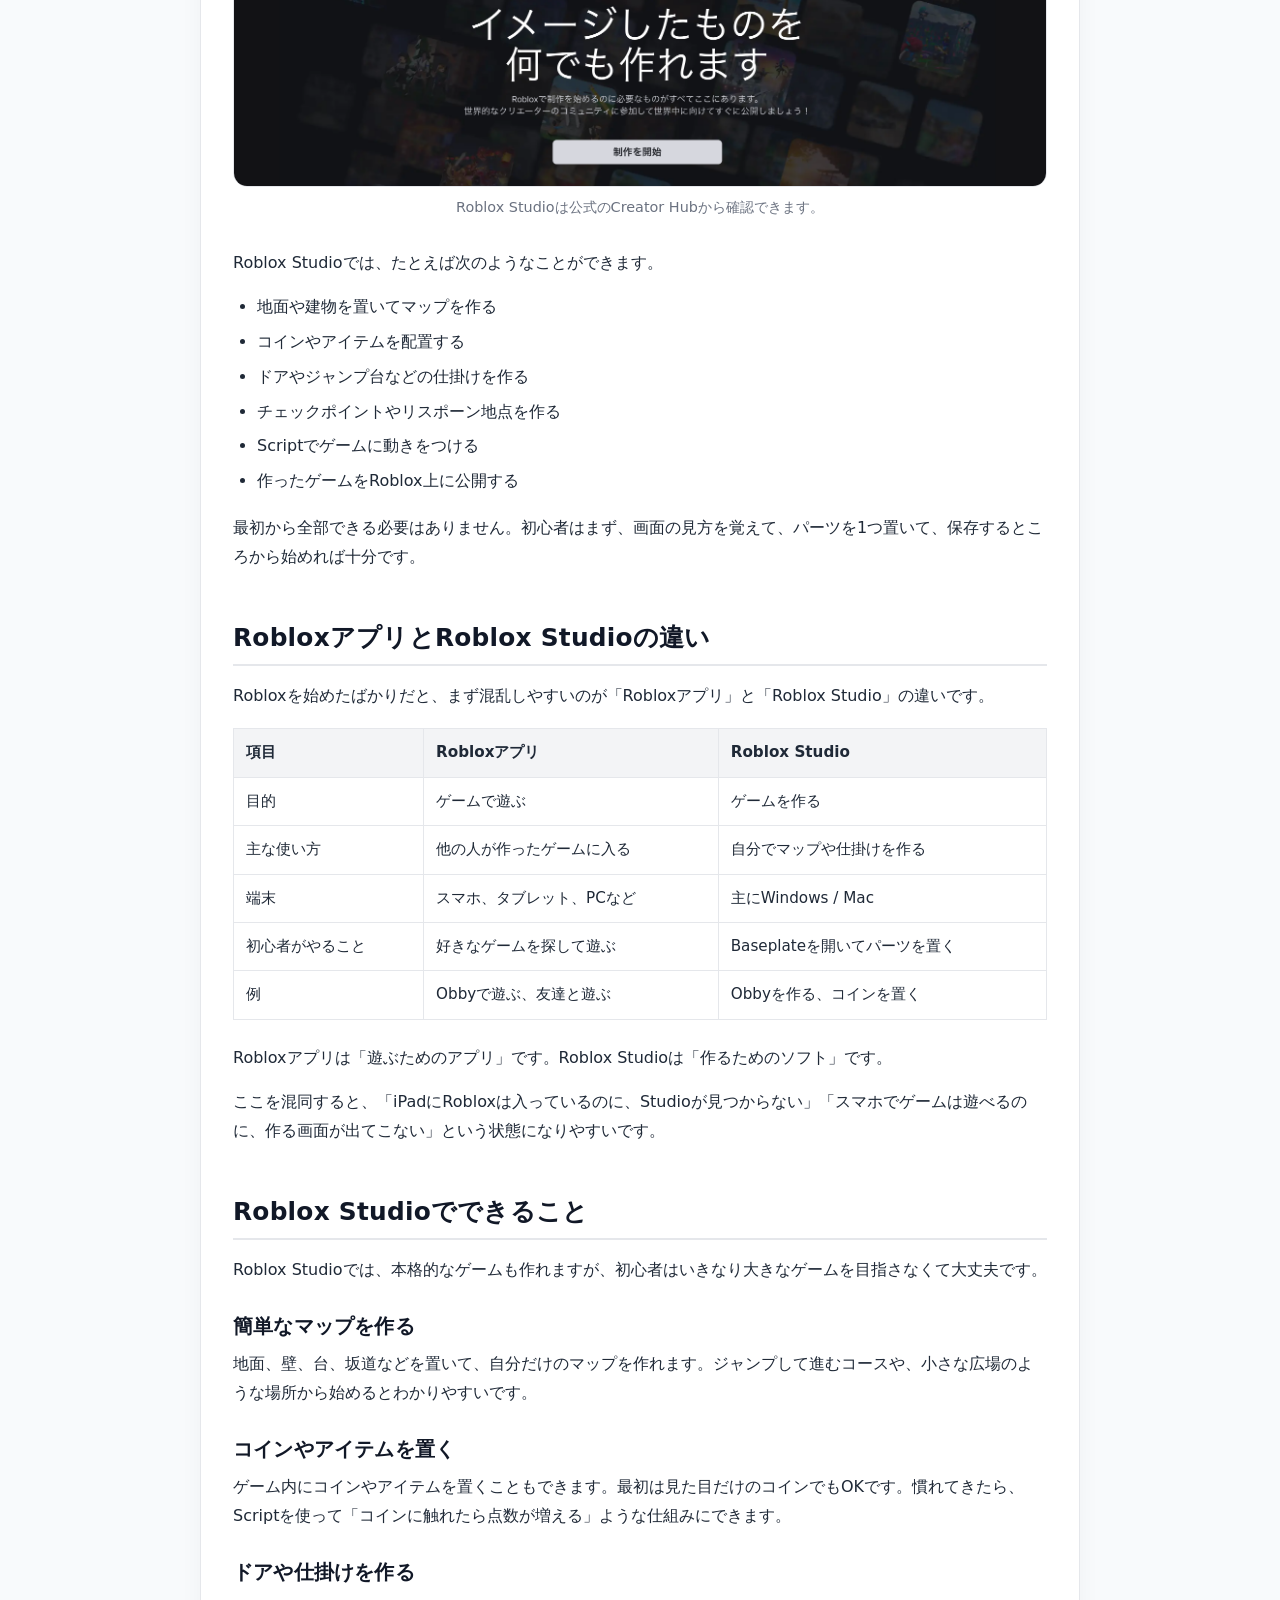
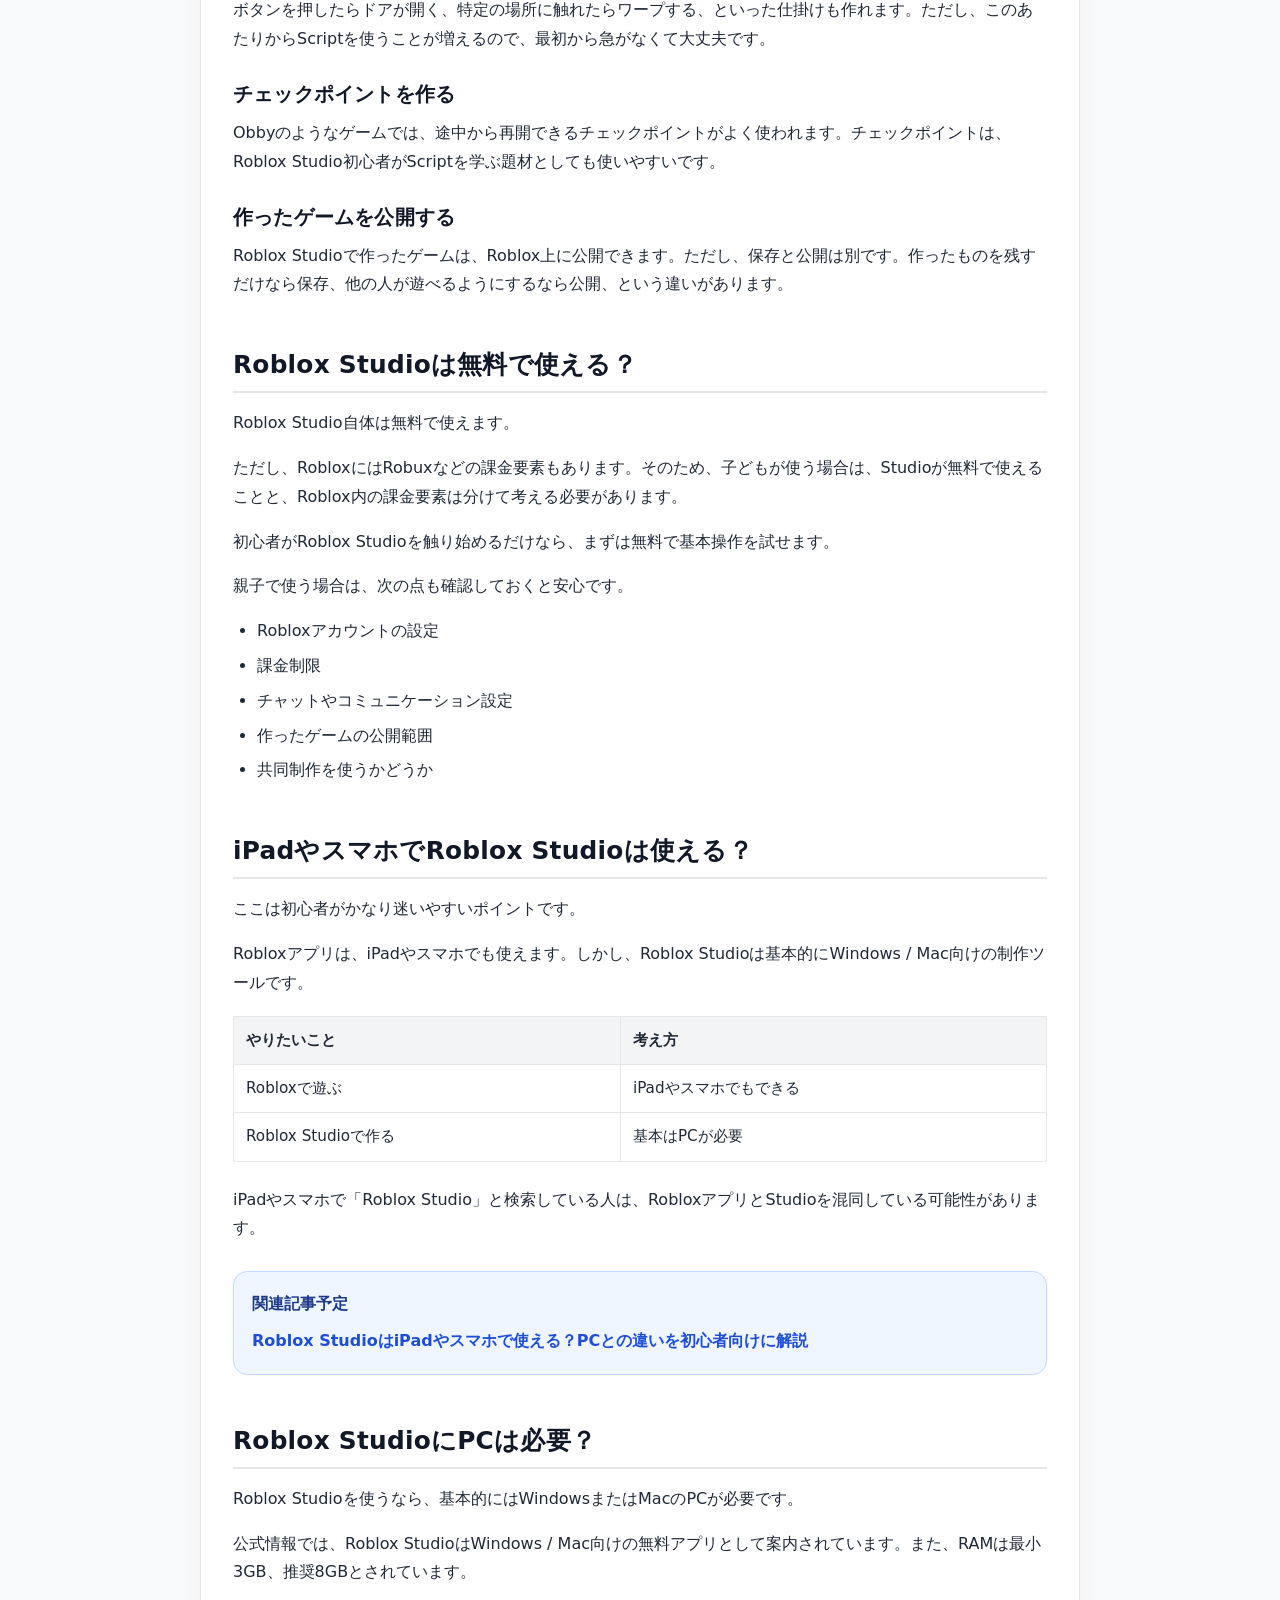
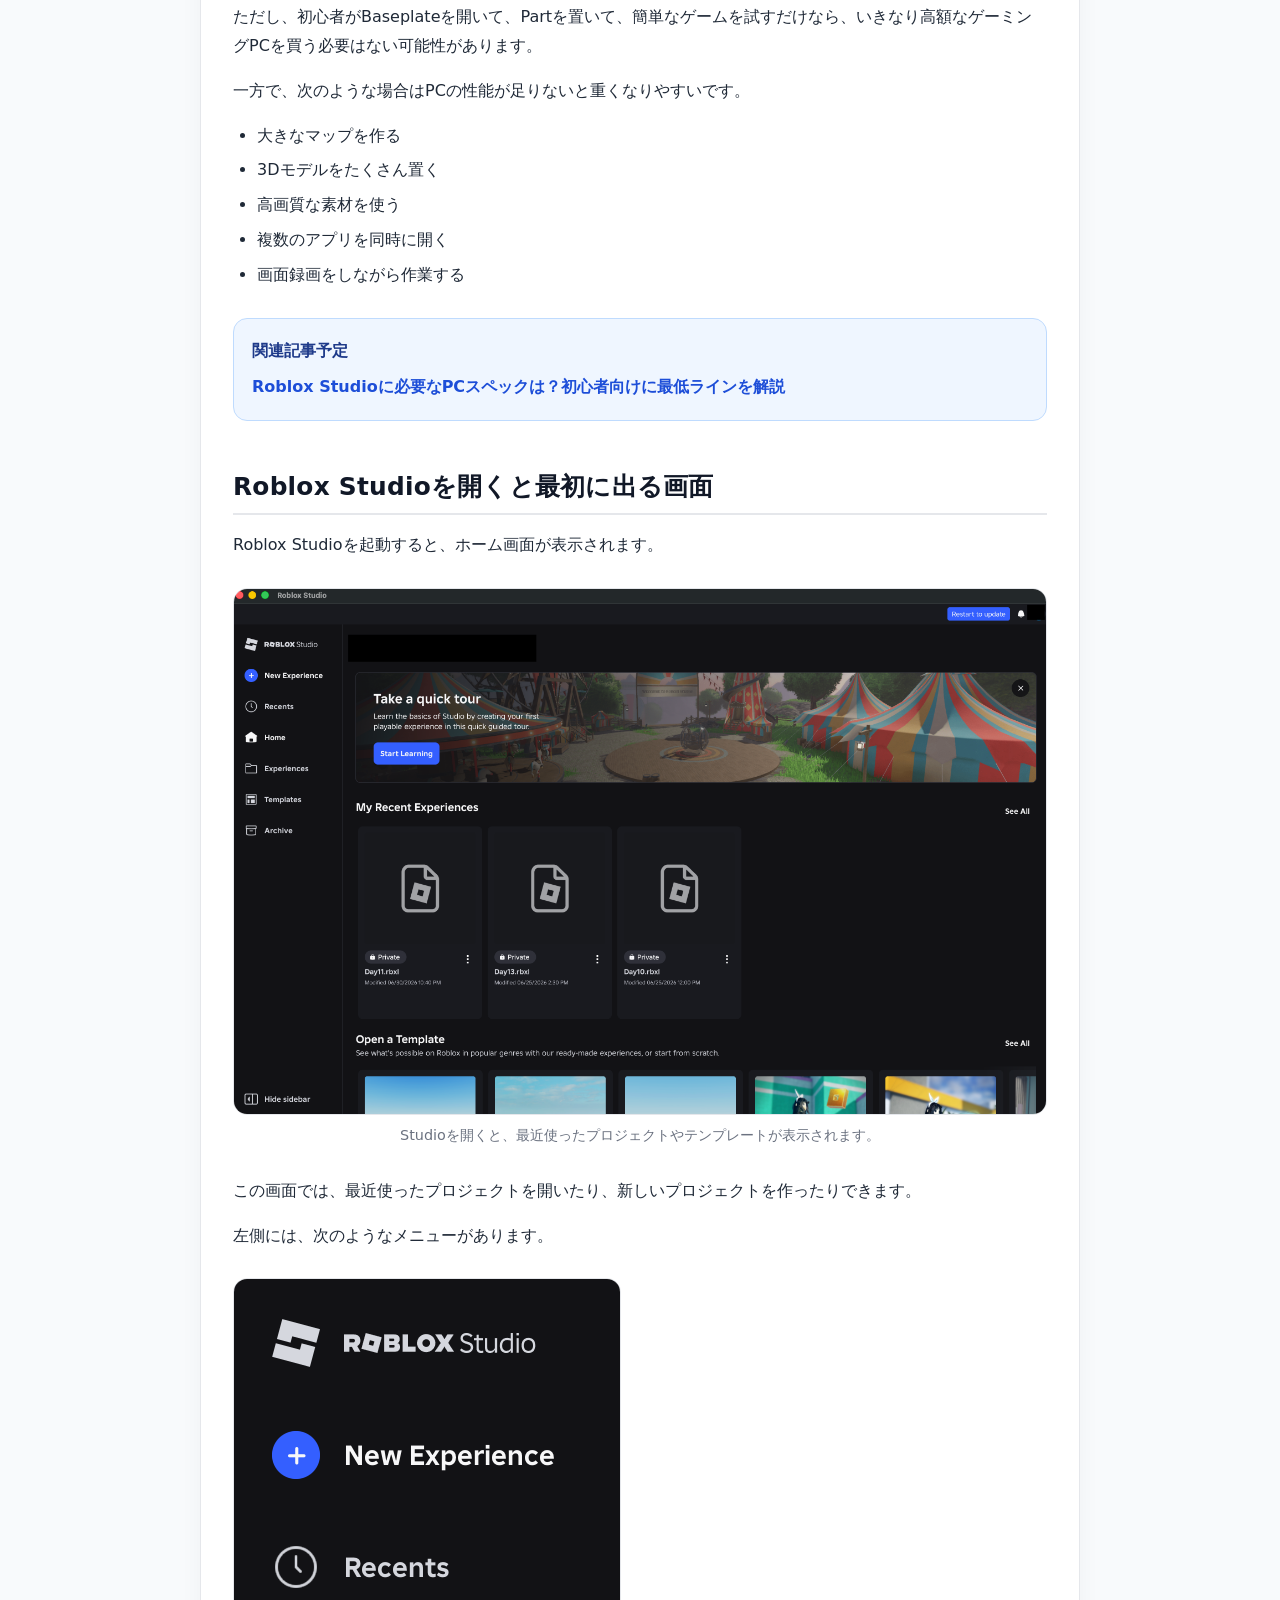
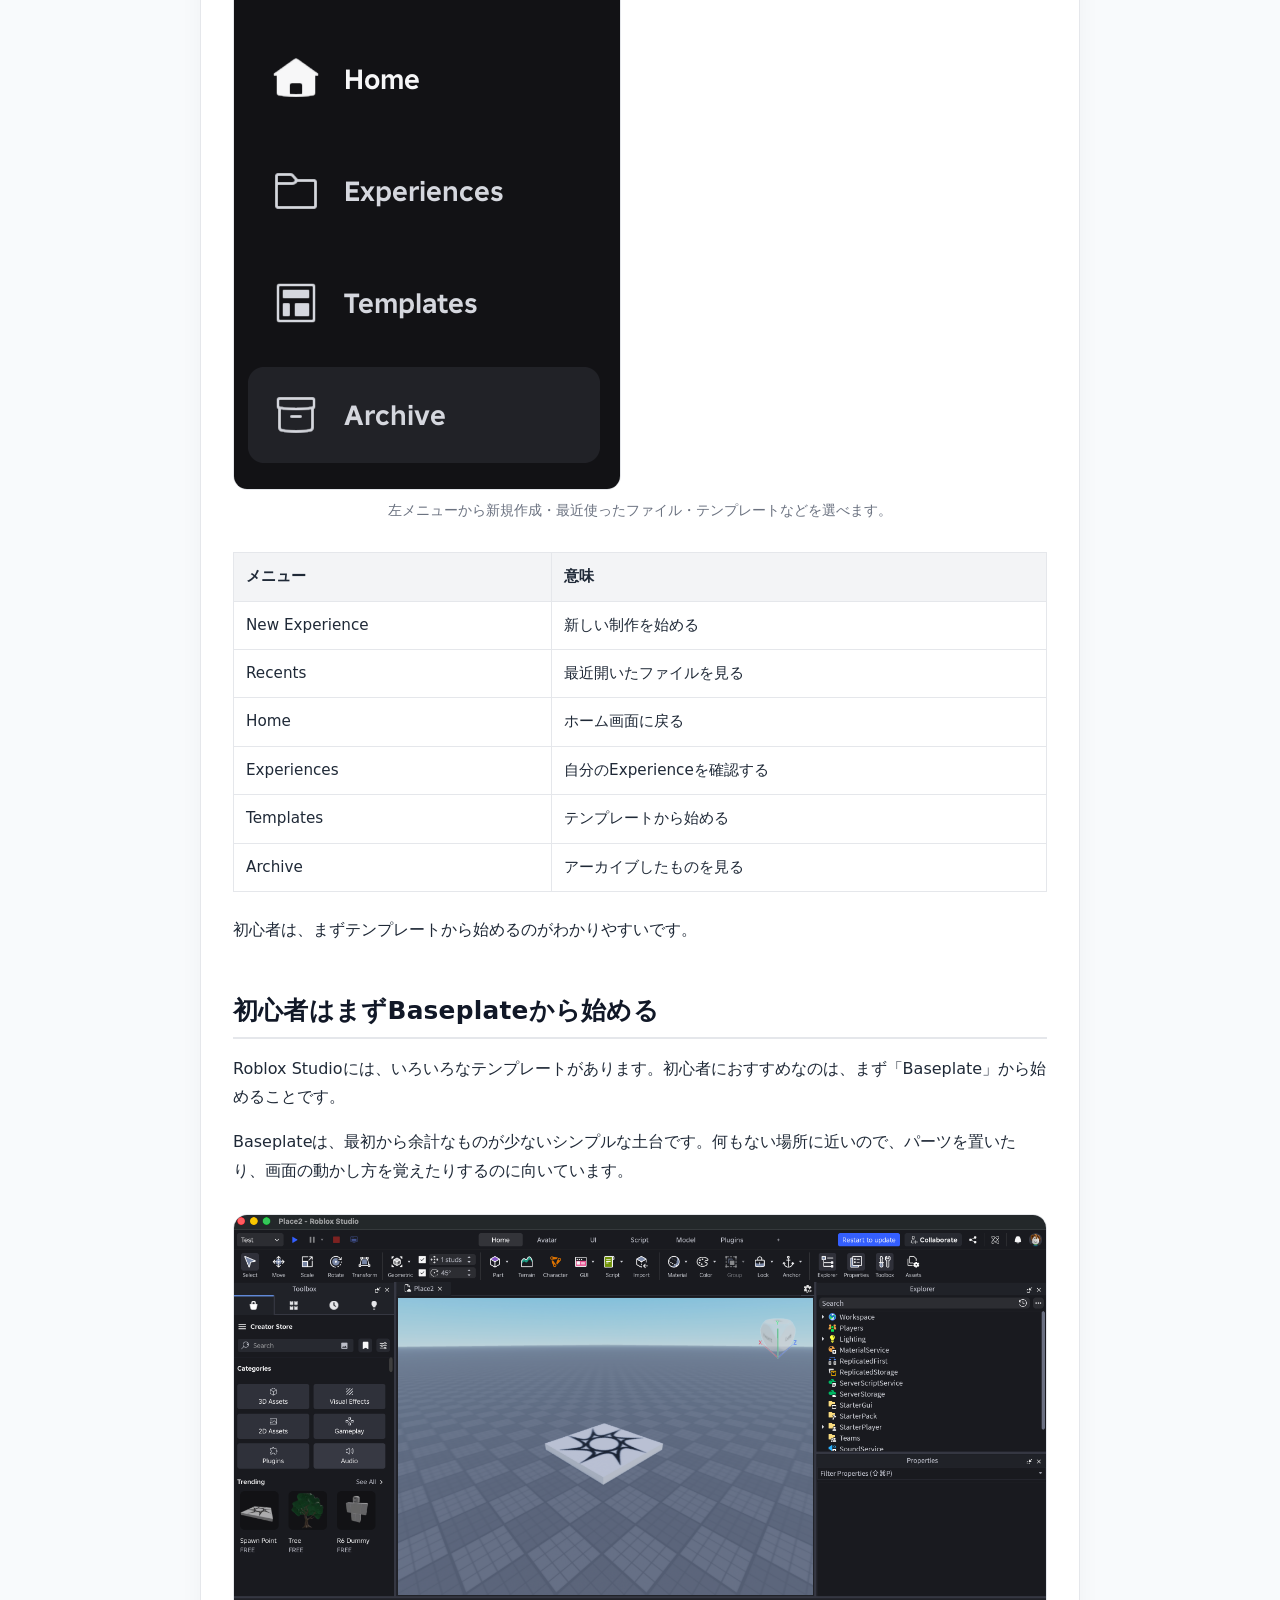
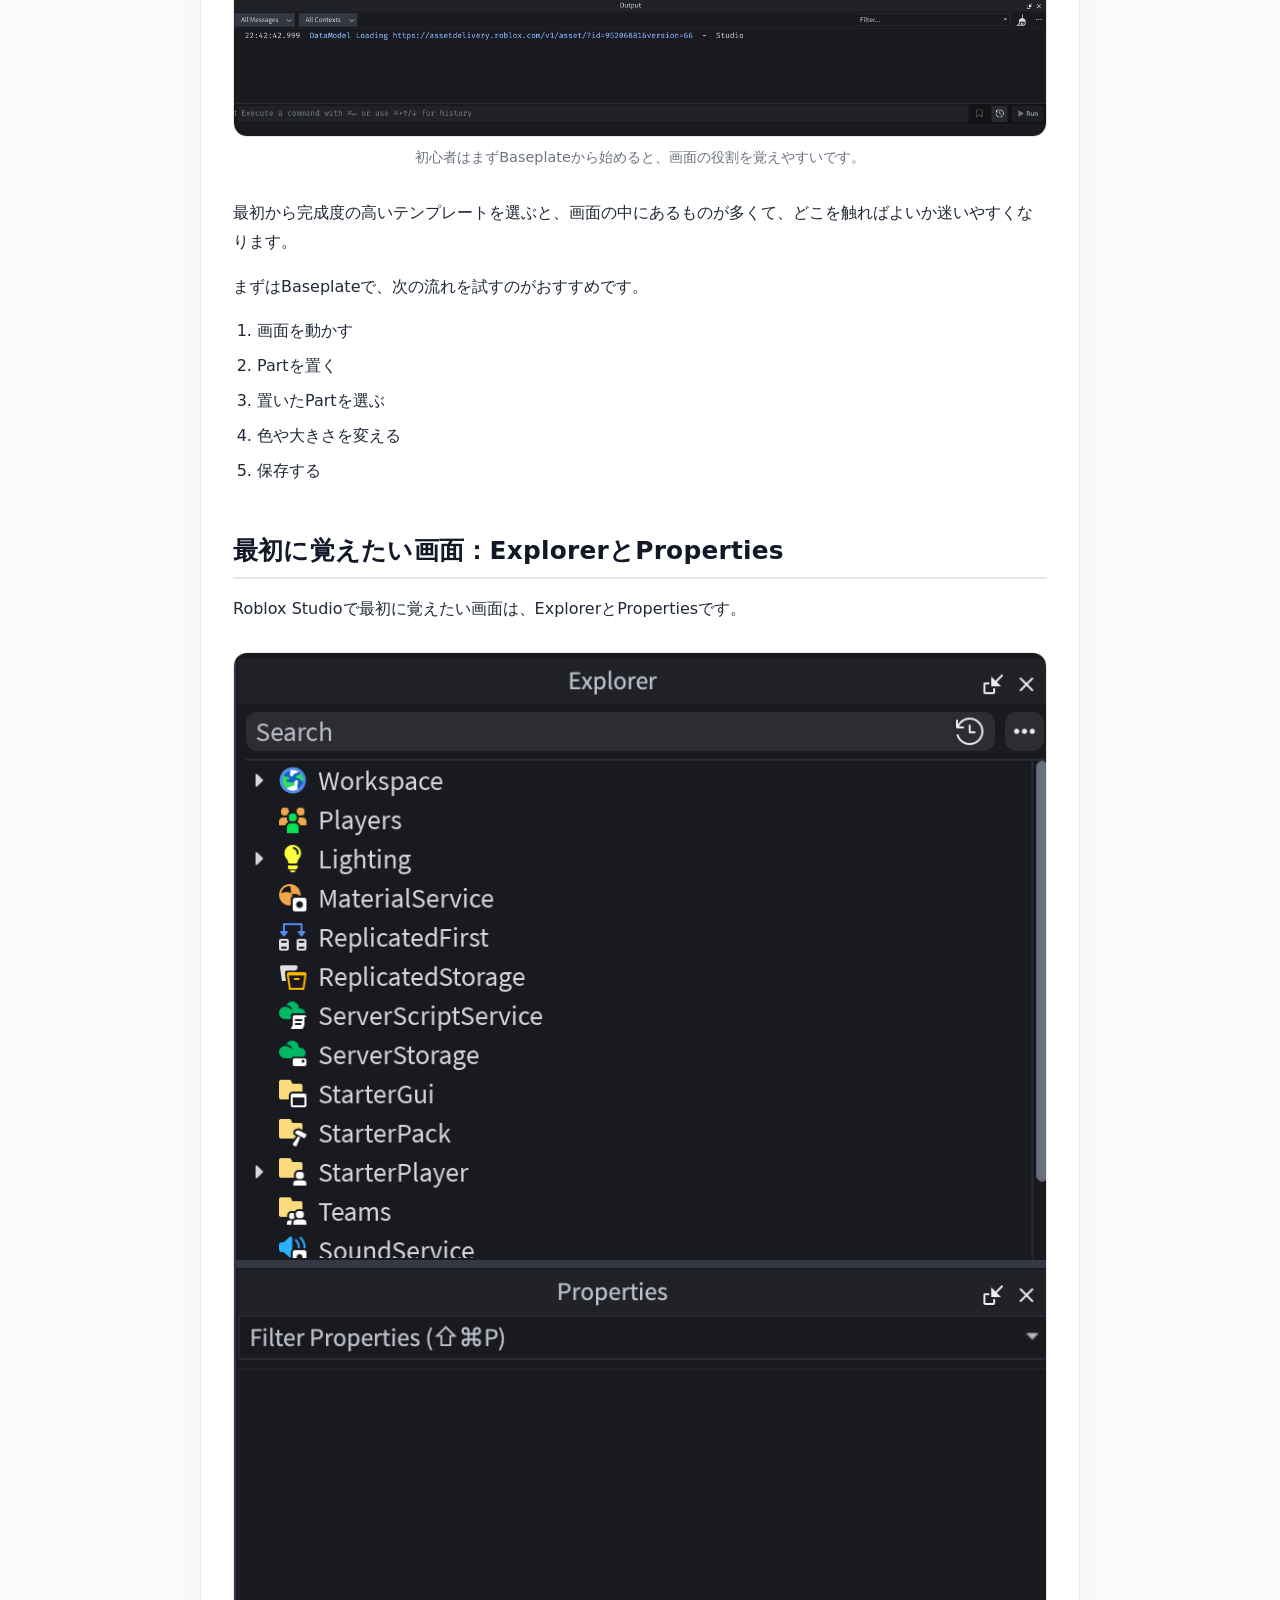
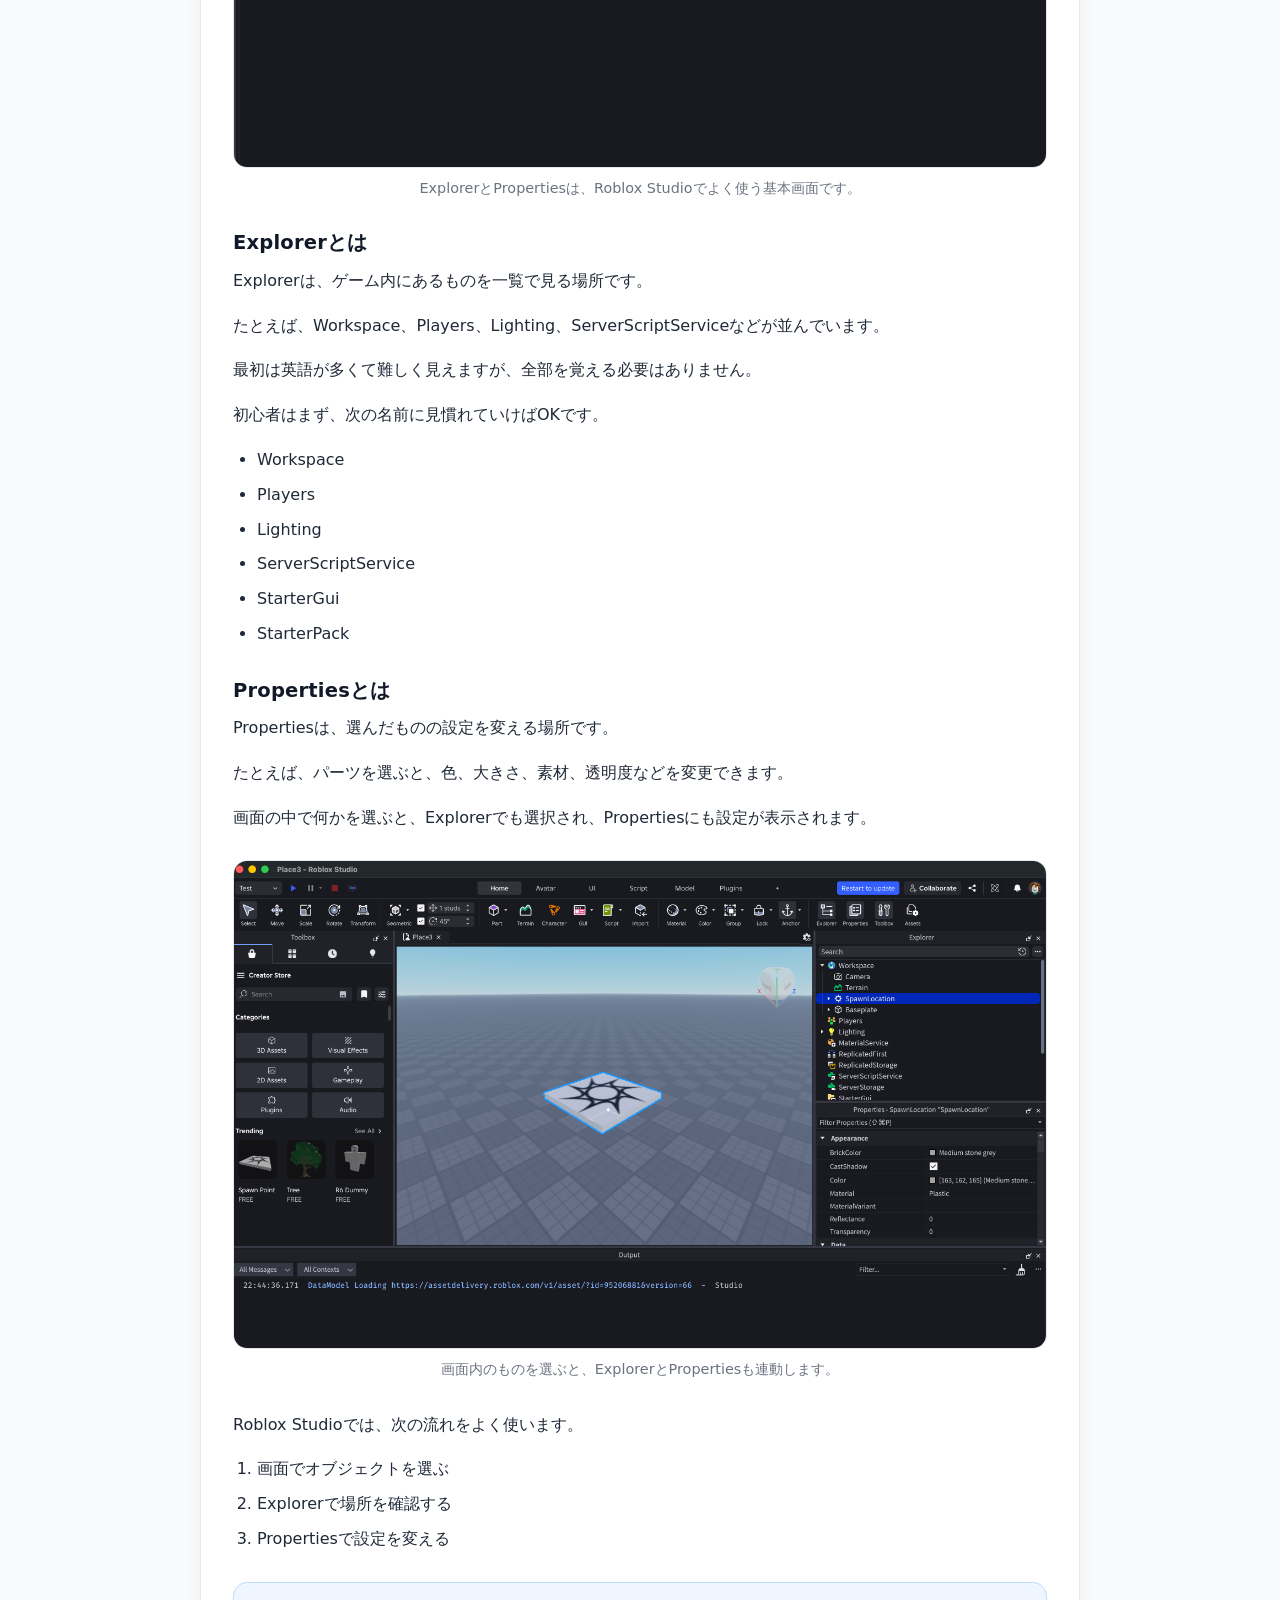
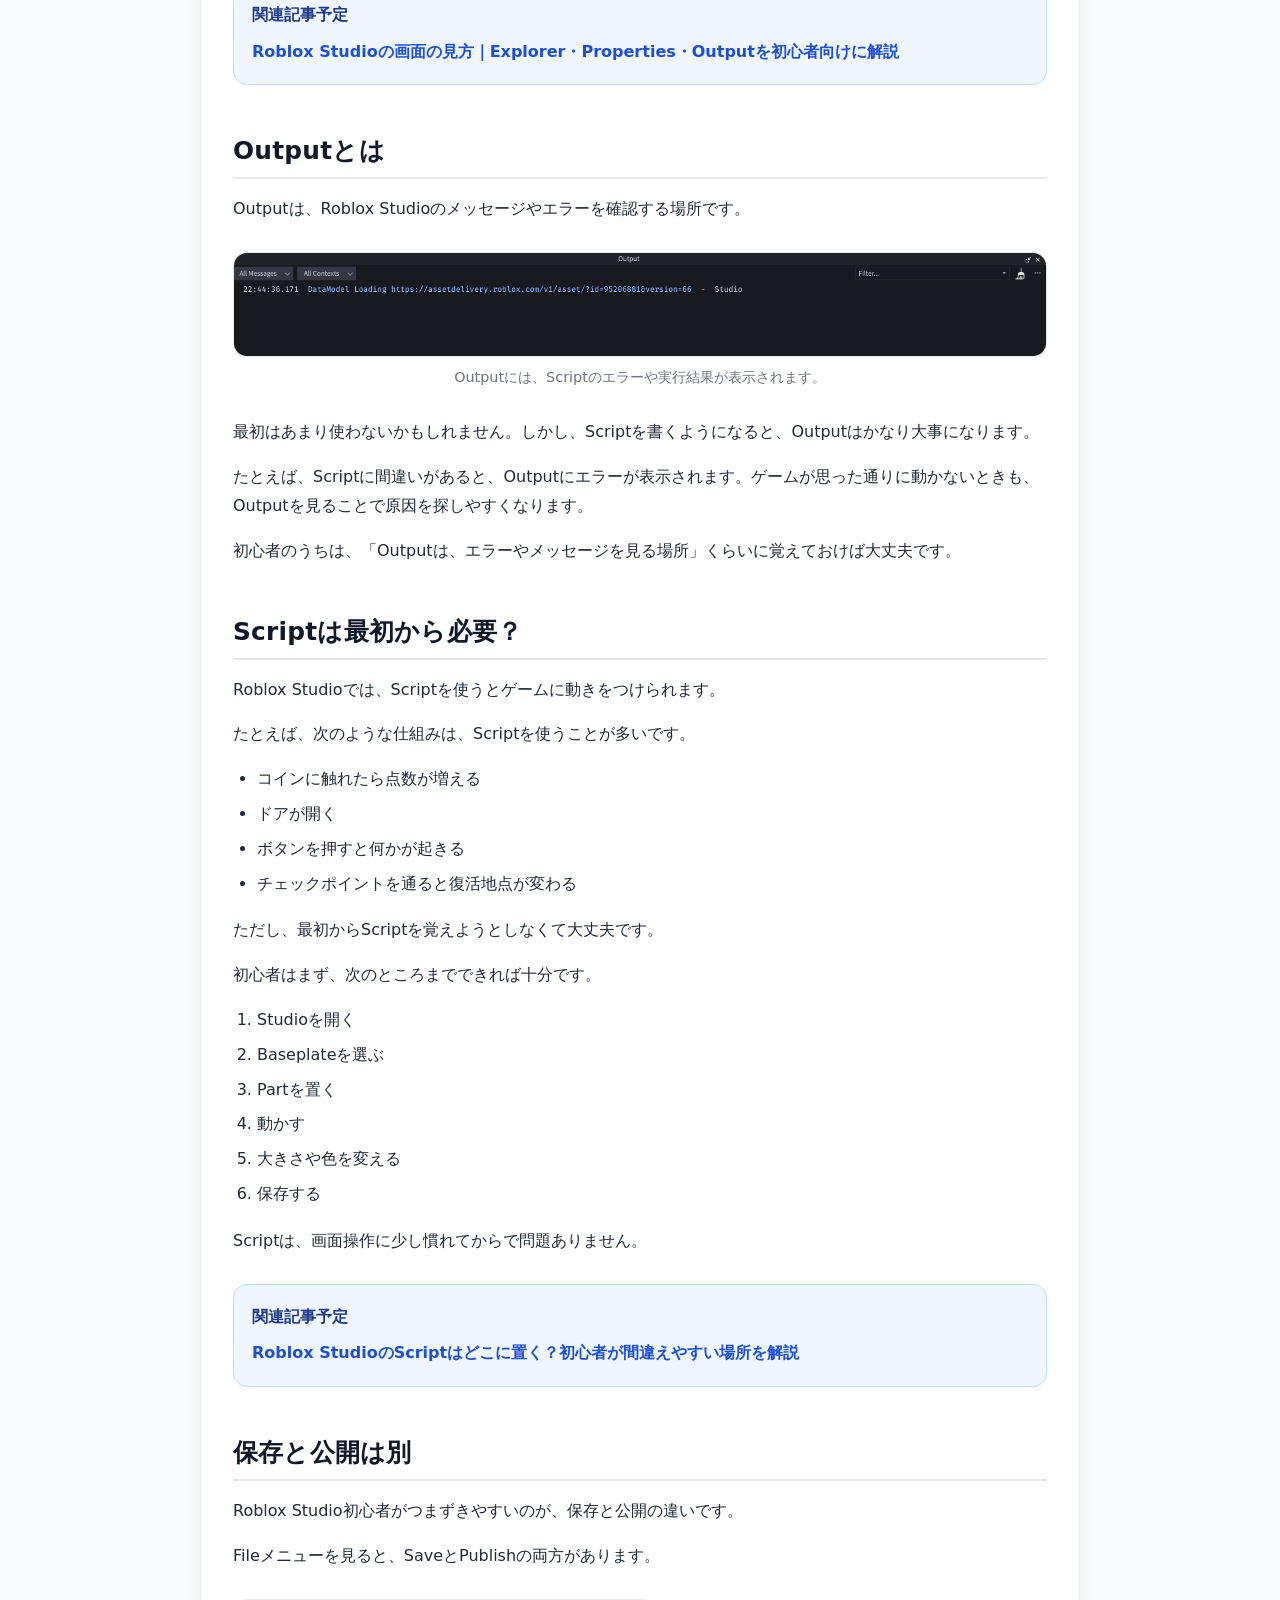
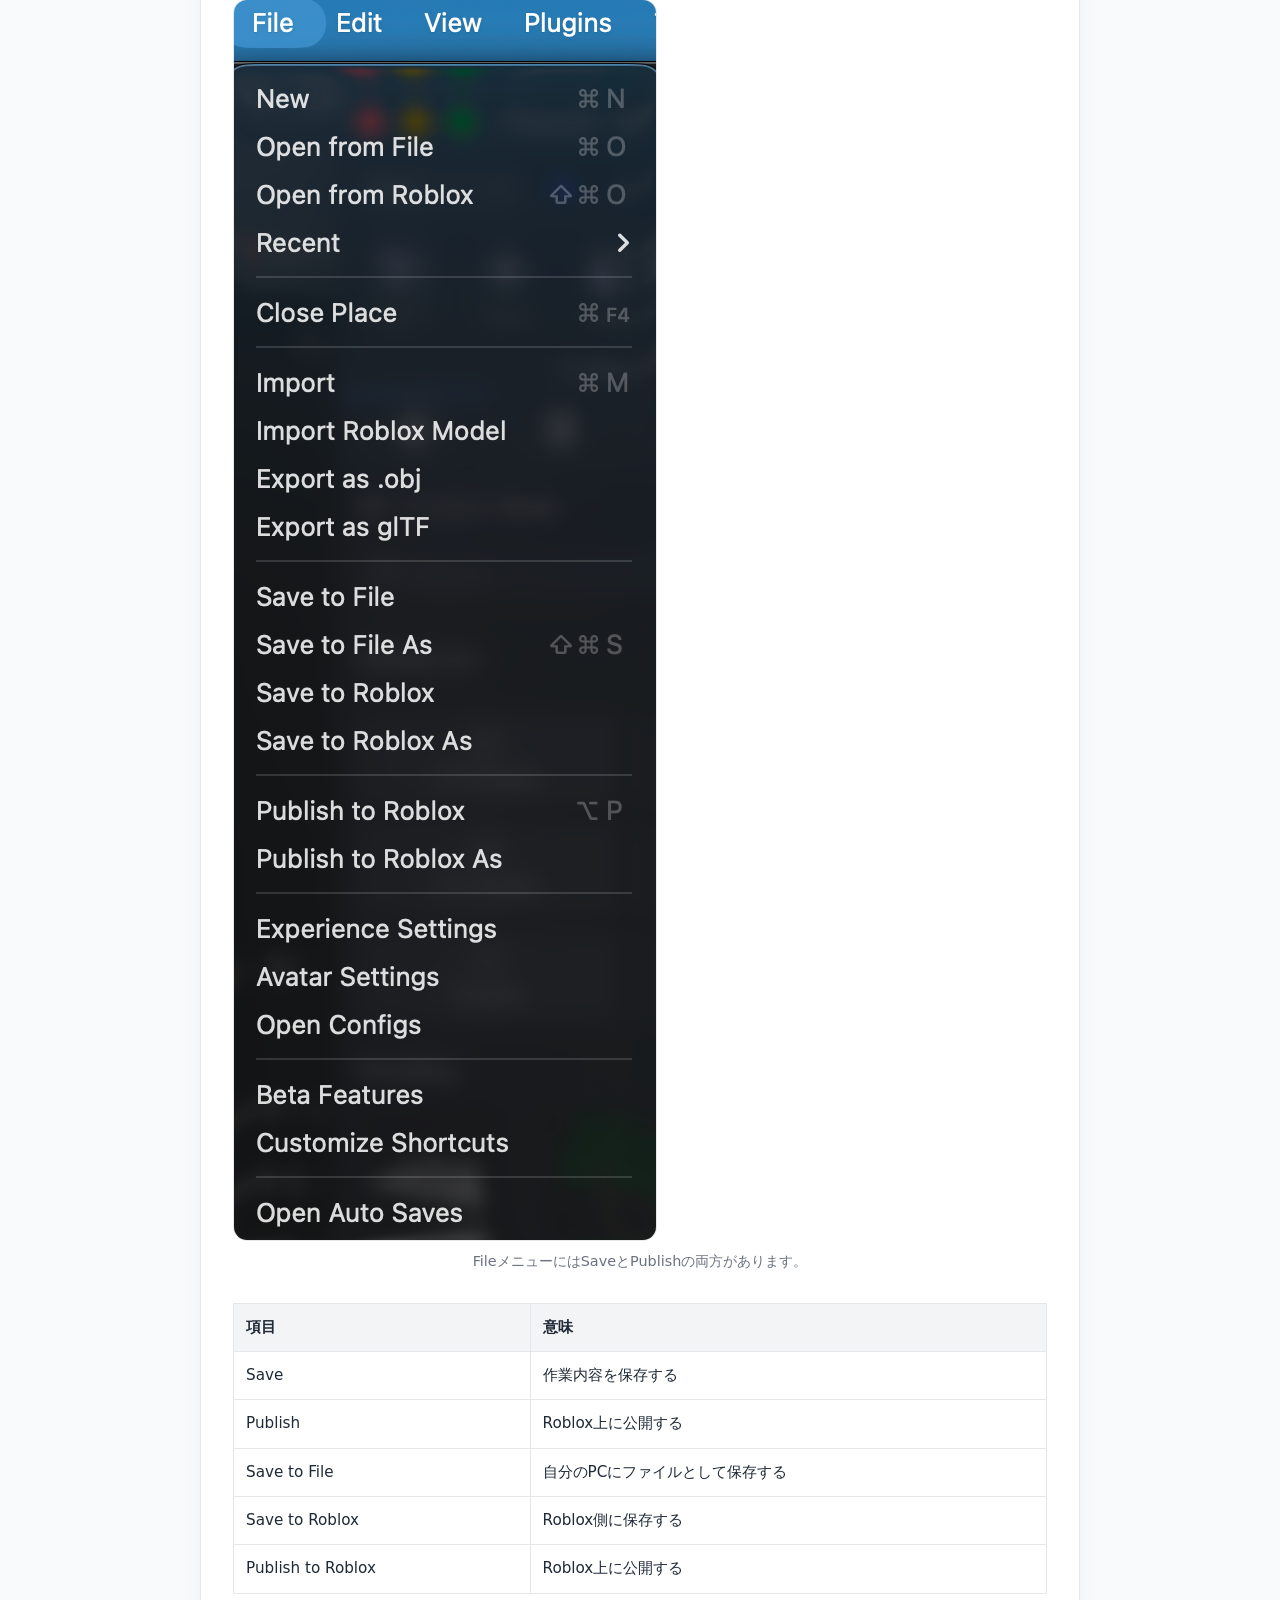
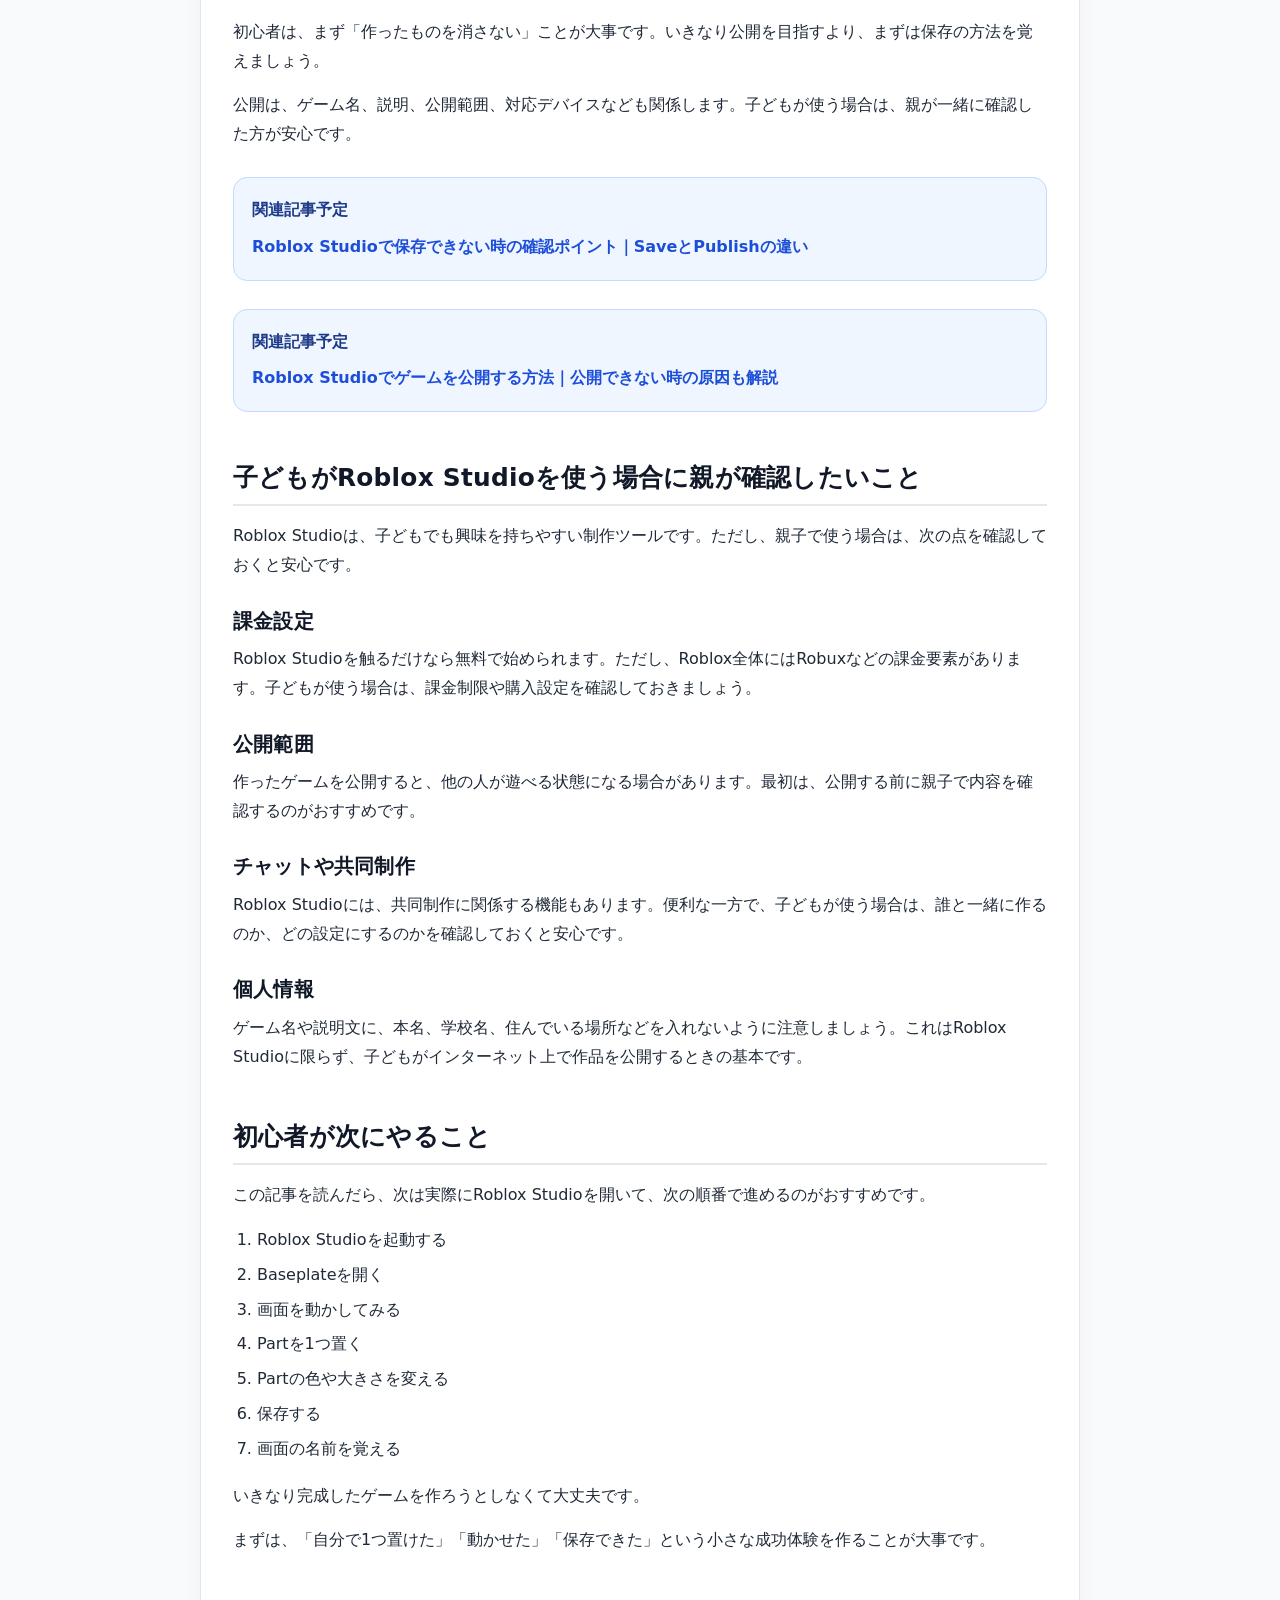
<file: articles/what-is-roblox-studio.html>
<!DOCTYPE html>
<html lang="ja">
<head>
  <meta charset="UTF-8" />
  <meta name="viewport" content="width=device-width, initial-scale=1.0" />

  <title>Roblox Studioとは？使い方・始め方・できることを初心者向けに解説 | Roblox Studio はじめてラボ</title>
  <meta name="description" content="Roblox Studioとは何か、Robloxアプリとの違い、使い方・始め方・できることを初心者向けに解説。iPadやスマホで使えるのか、PCが必要か、最初に覚える画面や保存・公開の違いも実際の画面つきで紹介します。" />

  <link rel="canonical" href="https://roblox-ai-model-lab.pages.dev/articles/what-is-roblox-studio" />
  <link rel="stylesheet" href="../styles.css" />

  <meta property="og:type" content="article" />
  <meta property="og:title" content="Roblox Studioとは？使い方・始め方・できることを初心者向けに解説" />
  <meta property="og:description" content="Roblox Studioとは何か、Robloxアプリとの違い、できること、最初に覚える画面、保存と公開の違いまで初心者向けに解説します。" />
  <meta property="og:url" content="https://roblox-ai-model-lab.pages.dev/articles/what-is-roblox-studio" />
  <meta property="og:site_name" content="Roblox Studio はじめてラボ" />

  <meta name="twitter:card" content="summary_large_image" />

  <style>
    body {
      margin: 0;
      font-family: system-ui, -apple-system, BlinkMacSystemFont, "Hiragino Sans", "Yu Gothic", sans-serif;
      line-height: 1.8;
      color: #1f2937;
      background: #f8fafc;
    }

    .site-header {
      background: #ffffff;
      border-bottom: 1px solid #e5e7eb;
    }

    .site-header-inner {
      max-width: 1040px;
      margin: 0 auto;
      padding: 18px 20px;
      display: flex;
      justify-content: space-between;
      align-items: center;
      gap: 16px;
    }

    .site-logo {
      font-weight: 700;
      font-size: 1.05rem;
      color: #111827;
      text-decoration: none;
    }

    .site-nav {
      display: flex;
      gap: 14px;
      font-size: 0.92rem;
      flex-wrap: wrap;
    }

    .site-nav a {
      color: #4b5563;
      text-decoration: none;
    }

    .site-nav a:hover {
      text-decoration: underline;
    }

    .article-wrapper {
      max-width: 920px;
      margin: 0 auto;
      padding: 32px 20px 64px;
    }

    .breadcrumb {
      font-size: 0.9rem;
      color: #6b7280;
      margin-bottom: 20px;
    }

    .breadcrumb a {
      color: #2563eb;
      text-decoration: none;
    }

    .article-card {
      background: #ffffff;
      border: 1px solid #e5e7eb;
      border-radius: 18px;
      padding: 32px;
      box-shadow: 0 8px 24px rgba(15, 23, 42, 0.04);
    }

    .article-label {
      display: inline-block;
      font-size: 0.86rem;
      font-weight: 700;
      color: #1d4ed8;
      background: #dbeafe;
      border-radius: 999px;
      padding: 4px 12px;
      margin-bottom: 14px;
    }

    h1 {
      font-size: clamp(1.9rem, 4vw, 2.75rem);
      line-height: 1.35;
      margin: 0 0 16px;
      color: #111827;
    }

    .lead {
      font-size: 1.05rem;
      color: #374151;
      margin-bottom: 24px;
    }

    .article-meta {
      font-size: 0.9rem;
      color: #6b7280;
      border-top: 1px solid #e5e7eb;
      border-bottom: 1px solid #e5e7eb;
      padding: 12px 0;
      margin: 24px 0;
    }

    .notice {
      background: #fff7ed;
      border: 1px solid #fed7aa;
      border-radius: 12px;
      padding: 14px 16px;
      color: #7c2d12;
      font-size: 0.95rem;
      margin: 22px 0;
    }

    .toc {
      background: #f9fafb;
      border: 1px solid #e5e7eb;
      border-radius: 14px;
      padding: 20px;
      margin: 28px 0;
    }

    .toc-title {
      font-weight: 700;
      margin-bottom: 8px;
    }

    .toc ol {
      margin: 0;
      padding-left: 1.4em;
    }

    .toc a {
      color: #2563eb;
      text-decoration: none;
    }

    .toc a:hover {
      text-decoration: underline;
    }

    h2 {
      font-size: 1.55rem;
      line-height: 1.45;
      margin-top: 48px;
      margin-bottom: 16px;
      padding-bottom: 8px;
      border-bottom: 2px solid #e5e7eb;
      color: #111827;
    }

    h3 {
      font-size: 1.22rem;
      margin-top: 28px;
      margin-bottom: 10px;
      color: #111827;
    }

    p {
      margin: 0 0 16px;
    }

    ul, ol {
      padding-left: 1.5em;
      margin: 0 0 18px;
    }

    li {
      margin: 6px 0;
    }

    table {
      width: 100%;
      border-collapse: collapse;
      margin: 18px 0 24px;
      font-size: 0.95rem;
      overflow-wrap: anywhere;
    }

    th, td {
      border: 1px solid #e5e7eb;
      padding: 10px 12px;
      text-align: left;
      vertical-align: top;
    }

    th {
      background: #f3f4f6;
      font-weight: 700;
    }

    figure {
      margin: 28px 0;
    }

    figure img {
      max-width: 100%;
      height: auto;
      border: 1px solid #e5e7eb;
      border-radius: 14px;
      display: block;
      background: #ffffff;
    }

    figcaption {
      font-size: 0.9rem;
      color: #6b7280;
      margin-top: 8px;
      text-align: center;
    }

    .related-box {
      background: #eff6ff;
      border: 1px solid #bfdbfe;
      border-radius: 14px;
      padding: 18px;
      margin: 28px 0;
    }

    .related-box p {
      margin-bottom: 8px;
      font-weight: 700;
      color: #1e3a8a;
    }

    .related-box a {
      color: #1d4ed8;
      font-weight: 700;
      text-decoration: none;
    }

    .related-box a:hover {
      text-decoration: underline;
    }

    .summary-box {
      background: #f0fdf4;
      border: 1px solid #bbf7d0;
      border-radius: 14px;
      padding: 18px;
      margin: 28px 0;
    }

    .source-list a {
      color: #2563eb;
      word-break: break-word;
    }

    .site-footer {
      border-top: 1px solid #e5e7eb;
      background: #ffffff;
      padding: 28px 20px;
      color: #6b7280;
      font-size: 0.9rem;
    }

    .site-footer-inner {
      max-width: 1040px;
      margin: 0 auto;
    }

    @media (max-width: 720px) {
      .site-header-inner {
        align-items: flex-start;
        flex-direction: column;
      }

      .article-card {
        padding: 22px 18px;
        border-radius: 14px;
      }

      table {
        display: block;
        overflow-x: auto;
        white-space: nowrap;
      }
    }
  </style>

  <script type="application/ld+json">
  {
    "@context": "https://schema.org",
    "@type": "Article",
    "headline": "Roblox Studioとは？使い方・始め方・できることを初心者向けに解説",
    "description": "Roblox Studioとは何か、Robloxアプリとの違い、使い方・始め方・できることを初心者向けに解説。iPadやスマホで使えるのか、PCが必要か、最初に覚える画面や保存・公開の違いも紹介します。",
    "inLanguage": "ja",
    "author": {
      "@type": "Person",
      "name": "ゆう"
    },
    "publisher": {
      "@type": "Organization",
      "name": "Roblox Studio はじめてラボ"
    },
    "mainEntityOfPage": {
      "@type": "WebPage",
      "@id": "https://roblox-ai-model-lab.pages.dev/articles/what-is-roblox-studio"
    }
  }
  </script>
</head>

<body>
  <header class="site-header">
    <div class="site-header-inner">
      <a class="site-logo" href="../index.html">Roblox Studio はじめてラボ</a>
      <nav class="site-nav" aria-label="サイト内メニュー">
        <a href="../index.html">トップ</a>
        <a href="../index.html#articles">記事一覧</a>
        <a href="../index.html#categories">カテゴリ</a>
        <a href="../index.html#about">このサイトについて</a>
      </nav>
    </div>
  </header>

  <main class="article-wrapper">
    <div class="breadcrumb">
      <a href="../index.html">トップ</a> &gt; はじめ方 &gt; Roblox Studioとは？
    </div>

    <article class="article-card">
      <div class="article-label">はじめ方</div>

      <h1>Roblox Studioとは？使い方・始め方・できることを初心者向けに解説</h1>

      <p class="lead">
        Roblox Studioは、Robloxのゲームを「遊ぶ」ためではなく、自分でゲームやワールドを「作る」ための公式制作ツールです。
      </p>

      <div class="article-meta">
        公開日：2026年6月30日 ／ 対象：Roblox Studioを初めて触る人・親子・大人の初心者
      </div>

      <p>
        この記事では、Roblox Studioを初めて触る人向けに、Robloxアプリとの違い、できること、最初に見る画面、保存と公開の違いまで、実際の画面を使ってやさしく説明します。
      </p>

      <p>
        「Roblox Studioを始めたいけれど、何から見ればいいかわからない」「iPadやスマホでも使えるの？」「Scriptができないと無理？」という人は、まずこの記事から読んでみてください。
      </p>

      <div class="notice">
        このサイトはRoblox公式サイトではありません。Roblox Studioを実際に触りながら、初心者向けにわかりやすく整理した非公式の学習ガイドです。
      </div>

      <section class="toc" aria-label="目次">
        <div class="toc-title">この記事でわかること</div>
        <ol>
          <li><a href="#what-is">Roblox Studioとは</a></li>
          <li><a href="#app-difference">Robloxアプリとの違い</a></li>
          <li><a href="#can-do">Roblox Studioでできること</a></li>
          <li><a href="#free">無料で使えるのか</a></li>
          <li><a href="#ipad-smartphone">iPadやスマホで使えるのか</a></li>
          <li><a href="#pc">PCは必要なのか</a></li>
          <li><a href="#first-screen">最初に出る画面</a></li>
          <li><a href="#baseplate">初心者はまずBaseplate</a></li>
          <li><a href="#explorer-properties">ExplorerとProperties</a></li>
          <li><a href="#save-publish">保存と公開の違い</a></li>
        </ol>
      </section>

      <h2 id="what-is">Roblox Studioとは</h2>

      <p>
        Roblox Studioは、Robloxのゲームやワールドを作るための制作ツールです。
      </p>

      <p>
        Robloxで遊んでいるゲームは、誰かがRoblox Studioなどを使って作ったものです。つまり、Roblox Studioを使うと、遊ぶ側から「作る側」に回ることができます。
      </p>

      <figure>
        <img src="/images/articles/what-is-roblox-studio/01-creator-hub-studio.png" alt="Roblox Creator HubのStudio紹介ページ" loading="lazy">
        <figcaption>Roblox Studioは公式のCreator Hubから確認できます。</figcaption>
      </figure>

      <p>Roblox Studioでは、たとえば次のようなことができます。</p>

      <ul>
        <li>地面や建物を置いてマップを作る</li>
        <li>コインやアイテムを配置する</li>
        <li>ドアやジャンプ台などの仕掛けを作る</li>
        <li>チェックポイントやリスポーン地点を作る</li>
        <li>Scriptでゲームに動きをつける</li>
        <li>作ったゲームをRoblox上に公開する</li>
      </ul>

      <p>
        最初から全部できる必要はありません。初心者はまず、画面の見方を覚えて、パーツを1つ置いて、保存するところから始めれば十分です。
      </p>

      <h2 id="app-difference">RobloxアプリとRoblox Studioの違い</h2>

      <p>
        Robloxを始めたばかりだと、まず混乱しやすいのが「Robloxアプリ」と「Roblox Studio」の違いです。
      </p>

      <table>
        <thead>
          <tr>
            <th>項目</th>
            <th>Robloxアプリ</th>
            <th>Roblox Studio</th>
          </tr>
        </thead>
        <tbody>
          <tr>
            <td>目的</td>
            <td>ゲームで遊ぶ</td>
            <td>ゲームを作る</td>
          </tr>
          <tr>
            <td>主な使い方</td>
            <td>他の人が作ったゲームに入る</td>
            <td>自分でマップや仕掛けを作る</td>
          </tr>
          <tr>
            <td>端末</td>
            <td>スマホ、タブレット、PCなど</td>
            <td>主にWindows / Mac</td>
          </tr>
          <tr>
            <td>初心者がやること</td>
            <td>好きなゲームを探して遊ぶ</td>
            <td>Baseplateを開いてパーツを置く</td>
          </tr>
          <tr>
            <td>例</td>
            <td>Obbyで遊ぶ、友達と遊ぶ</td>
            <td>Obbyを作る、コインを置く</td>
          </tr>
        </tbody>
      </table>

      <p>
        Robloxアプリは「遊ぶためのアプリ」です。Roblox Studioは「作るためのソフト」です。
      </p>

      <p>
        ここを混同すると、「iPadにRobloxは入っているのに、Studioが見つからない」「スマホでゲームは遊べるのに、作る画面が出てこない」という状態になりやすいです。
      </p>

      <h2 id="can-do">Roblox Studioでできること</h2>

      <p>
        Roblox Studioでは、本格的なゲームも作れますが、初心者はいきなり大きなゲームを目指さなくて大丈夫です。
      </p>

      <h3>簡単なマップを作る</h3>
      <p>
        地面、壁、台、坂道などを置いて、自分だけのマップを作れます。ジャンプして進むコースや、小さな広場のような場所から始めるとわかりやすいです。
      </p>

      <h3>コインやアイテムを置く</h3>
      <p>
        ゲーム内にコインやアイテムを置くこともできます。最初は見た目だけのコインでもOKです。慣れてきたら、Scriptを使って「コインに触れたら点数が増える」ような仕組みにできます。
      </p>

      <h3>ドアや仕掛けを作る</h3>
      <p>
        ボタンを押したらドアが開く、特定の場所に触れたらワープする、といった仕掛けも作れます。ただし、このあたりからScriptを使うことが増えるので、最初から急がなくて大丈夫です。
      </p>

      <h3>チェックポイントを作る</h3>
      <p>
        Obbyのようなゲームでは、途中から再開できるチェックポイントがよく使われます。チェックポイントは、Roblox Studio初心者がScriptを学ぶ題材としても使いやすいです。
      </p>

      <h3>作ったゲームを公開する</h3>
      <p>
        Roblox Studioで作ったゲームは、Roblox上に公開できます。ただし、保存と公開は別です。作ったものを残すだけなら保存、他の人が遊べるようにするなら公開、という違いがあります。
      </p>

      <h2 id="free">Roblox Studioは無料で使える？</h2>

      <p>
        Roblox Studio自体は無料で使えます。
      </p>

      <p>
        ただし、RobloxにはRobuxなどの課金要素もあります。そのため、子どもが使う場合は、Studioが無料で使えることと、Roblox内の課金要素は分けて考える必要があります。
      </p>

      <p>
        初心者がRoblox Studioを触り始めるだけなら、まずは無料で基本操作を試せます。
      </p>

      <p>親子で使う場合は、次の点も確認しておくと安心です。</p>

      <ul>
        <li>Robloxアカウントの設定</li>
        <li>課金制限</li>
        <li>チャットやコミュニケーション設定</li>
        <li>作ったゲームの公開範囲</li>
        <li>共同制作を使うかどうか</li>
      </ul>

      <h2 id="ipad-smartphone">iPadやスマホでRoblox Studioは使える？</h2>

      <p>
        ここは初心者がかなり迷いやすいポイントです。
      </p>

      <p>
        Robloxアプリは、iPadやスマホでも使えます。しかし、Roblox Studioは基本的にWindows / Mac向けの制作ツールです。
      </p>

      <table>
        <thead>
          <tr>
            <th>やりたいこと</th>
            <th>考え方</th>
          </tr>
        </thead>
        <tbody>
          <tr>
            <td>Robloxで遊ぶ</td>
            <td>iPadやスマホでもできる</td>
          </tr>
          <tr>
            <td>Roblox Studioで作る</td>
            <td>基本はPCが必要</td>
          </tr>
        </tbody>
      </table>

      <p>
        iPadやスマホで「Roblox Studio」と検索している人は、RobloxアプリとStudioを混同している可能性があります。
      </p>

      <div class="related-box">
        <p>関連記事予定</p>
        <a href="/articles/roblox-studio-ipad-smartphone.html">Roblox StudioはiPadやスマホで使える？PCとの違いを初心者向けに解説</a>
      </div>

      <h2 id="pc">Roblox StudioにPCは必要？</h2>

      <p>
        Roblox Studioを使うなら、基本的にはWindowsまたはMacのPCが必要です。
      </p>

      <p>
        公式情報では、Roblox StudioはWindows / Mac向けの無料アプリとして案内されています。また、RAMは最小3GB、推奨8GBとされています。
      </p>

      <p>
        ただし、初心者がBaseplateを開いて、Partを置いて、簡単なゲームを試すだけなら、いきなり高額なゲーミングPCを買う必要はない可能性があります。
      </p>

      <p>一方で、次のような場合はPCの性能が足りないと重くなりやすいです。</p>

      <ul>
        <li>大きなマップを作る</li>
        <li>3Dモデルをたくさん置く</li>
        <li>高画質な素材を使う</li>
        <li>複数のアプリを同時に開く</li>
        <li>画面録画をしながら作業する</li>
      </ul>

      <div class="related-box">
        <p>関連記事予定</p>
        <a href="/articles/roblox-studio-pc-spec.html">Roblox Studioに必要なPCスペックは？初心者向けに最低ラインを解説</a>
      </div>

      <h2 id="first-screen">Roblox Studioを開くと最初に出る画面</h2>

      <p>
        Roblox Studioを起動すると、ホーム画面が表示されます。
      </p>

      <figure>
        <img src="/images/articles/what-is-roblox-studio/02-studio-start-screen.png" alt="Roblox Studioを起動した直後のホーム画面" loading="lazy">
        <figcaption>Studioを開くと、最近使ったプロジェクトやテンプレートが表示されます。</figcaption>
      </figure>

      <p>
        この画面では、最近使ったプロジェクトを開いたり、新しいプロジェクトを作ったりできます。
      </p>

      <p>左側には、次のようなメニューがあります。</p>

      <figure>
        <img src="/images/articles/what-is-roblox-studio/03-studio-left-menu.png" alt="Roblox Studioの左メニュー" loading="lazy">
        <figcaption>左メニューから新規作成・最近使ったファイル・テンプレートなどを選べます。</figcaption>
      </figure>

      <table>
        <thead>
          <tr>
            <th>メニュー</th>
            <th>意味</th>
          </tr>
        </thead>
        <tbody>
          <tr>
            <td>New Experience</td>
            <td>新しい制作を始める</td>
          </tr>
          <tr>
            <td>Recents</td>
            <td>最近開いたファイルを見る</td>
          </tr>
          <tr>
            <td>Home</td>
            <td>ホーム画面に戻る</td>
          </tr>
          <tr>
            <td>Experiences</td>
            <td>自分のExperienceを確認する</td>
          </tr>
          <tr>
            <td>Templates</td>
            <td>テンプレートから始める</td>
          </tr>
          <tr>
            <td>Archive</td>
            <td>アーカイブしたものを見る</td>
          </tr>
        </tbody>
      </table>

      <p>
        初心者は、まずテンプレートから始めるのがわかりやすいです。
      </p>

      <h2 id="baseplate">初心者はまずBaseplateから始める</h2>

      <p>
        Roblox Studioには、いろいろなテンプレートがあります。初心者におすすめなのは、まず「Baseplate」から始めることです。
      </p>

      <p>
        Baseplateは、最初から余計なものが少ないシンプルな土台です。何もない場所に近いので、パーツを置いたり、画面の動かし方を覚えたりするのに向いています。
      </p>

      <figure>
        <img src="/images/articles/what-is-roblox-studio/04-baseplate-open.png" alt="Roblox StudioでBaseplateを開いた画面" loading="lazy">
        <figcaption>初心者はまずBaseplateから始めると、画面の役割を覚えやすいです。</figcaption>
      </figure>

      <p>
        最初から完成度の高いテンプレートを選ぶと、画面の中にあるものが多くて、どこを触ればよいか迷いやすくなります。
      </p>

      <p>まずはBaseplateで、次の流れを試すのがおすすめです。</p>

      <ol>
        <li>画面を動かす</li>
        <li>Partを置く</li>
        <li>置いたPartを選ぶ</li>
        <li>色や大きさを変える</li>
        <li>保存する</li>
      </ol>

      <h2 id="explorer-properties">最初に覚えたい画面：ExplorerとProperties</h2>

      <p>
        Roblox Studioで最初に覚えたい画面は、ExplorerとPropertiesです。
      </p>

      <figure>
        <img src="/images/articles/what-is-roblox-studio/05-explorer-properties.png" alt="Roblox StudioのExplorerとProperties画面" loading="lazy">
        <figcaption>ExplorerとPropertiesは、Roblox Studioでよく使う基本画面です。</figcaption>
      </figure>

      <h3>Explorerとは</h3>

      <p>
        Explorerは、ゲーム内にあるものを一覧で見る場所です。
      </p>

      <p>
        たとえば、Workspace、Players、Lighting、ServerScriptServiceなどが並んでいます。
      </p>

      <p>
        最初は英語が多くて難しく見えますが、全部を覚える必要はありません。
      </p>

      <p>初心者はまず、次の名前に見慣れていけばOKです。</p>

      <ul>
        <li>Workspace</li>
        <li>Players</li>
        <li>Lighting</li>
        <li>ServerScriptService</li>
        <li>StarterGui</li>
        <li>StarterPack</li>
      </ul>

      <h3>Propertiesとは</h3>

      <p>
        Propertiesは、選んだものの設定を変える場所です。
      </p>

      <p>
        たとえば、パーツを選ぶと、色、大きさ、素材、透明度などを変更できます。
      </p>

      <p>
        画面の中で何かを選ぶと、Explorerでも選択され、Propertiesにも設定が表示されます。
      </p>

      <figure>
        <img src="/images/articles/what-is-roblox-studio/07-add-part.png" alt="Roblox StudioでSpawnLocationを選択した画面" loading="lazy">
        <figcaption>画面内のものを選ぶと、ExplorerとPropertiesも連動します。</figcaption>
      </figure>

      <p>Roblox Studioでは、次の流れをよく使います。</p>

      <ol>
        <li>画面でオブジェクトを選ぶ</li>
        <li>Explorerで場所を確認する</li>
        <li>Propertiesで設定を変える</li>
      </ol>

      <div class="related-box">
        <p>関連記事予定</p>
        <a href="/articles/roblox-studio-screen-guide.html">Roblox Studioの画面の見方｜Explorer・Properties・Outputを初心者向けに解説</a>
      </div>

      <h2 id="output">Outputとは</h2>

      <p>
        Outputは、Roblox Studioのメッセージやエラーを確認する場所です。
      </p>

      <figure>
        <img src="/images/articles/what-is-roblox-studio/06-output-window.png" alt="Roblox StudioのOutput画面" loading="lazy">
        <figcaption>Outputには、Scriptのエラーや実行結果が表示されます。</figcaption>
      </figure>

      <p>
        最初はあまり使わないかもしれません。しかし、Scriptを書くようになると、Outputはかなり大事になります。
      </p>

      <p>
        たとえば、Scriptに間違いがあると、Outputにエラーが表示されます。ゲームが思った通りに動かないときも、Outputを見ることで原因を探しやすくなります。
      </p>

      <p>
        初心者のうちは、「Outputは、エラーやメッセージを見る場所」くらいに覚えておけば大丈夫です。
      </p>

      <h2 id="script">Scriptは最初から必要？</h2>

      <p>
        Roblox Studioでは、Scriptを使うとゲームに動きをつけられます。
      </p>

      <p>たとえば、次のような仕組みは、Scriptを使うことが多いです。</p>

      <ul>
        <li>コインに触れたら点数が増える</li>
        <li>ドアが開く</li>
        <li>ボタンを押すと何かが起きる</li>
        <li>チェックポイントを通ると復活地点が変わる</li>
      </ul>

      <p>
        ただし、最初からScriptを覚えようとしなくて大丈夫です。
      </p>

      <p>初心者はまず、次のところまでできれば十分です。</p>

      <ol>
        <li>Studioを開く</li>
        <li>Baseplateを選ぶ</li>
        <li>Partを置く</li>
        <li>動かす</li>
        <li>大きさや色を変える</li>
        <li>保存する</li>
      </ol>

      <p>
        Scriptは、画面操作に少し慣れてからで問題ありません。
      </p>

      <div class="related-box">
        <p>関連記事予定</p>
        <a href="/articles/roblox-studio-script-location.html">Roblox StudioのScriptはどこに置く？初心者が間違えやすい場所を解説</a>
      </div>

      <h2 id="save-publish">保存と公開は別</h2>

      <p>
        Roblox Studio初心者がつまずきやすいのが、保存と公開の違いです。
      </p>

      <p>
        Fileメニューを見ると、SaveとPublishの両方があります。
      </p>

      <figure>
        <img src="/images/articles/what-is-roblox-studio/08-file-save-publish.png" alt="Roblox StudioのFileメニューにあるSaveとPublish" loading="lazy">
        <figcaption>FileメニューにはSaveとPublishの両方があります。</figcaption>
      </figure>

      <table>
        <thead>
          <tr>
            <th>項目</th>
            <th>意味</th>
          </tr>
        </thead>
        <tbody>
          <tr>
            <td>Save</td>
            <td>作業内容を保存する</td>
          </tr>
          <tr>
            <td>Publish</td>
            <td>Roblox上に公開する</td>
          </tr>
          <tr>
            <td>Save to File</td>
            <td>自分のPCにファイルとして保存する</td>
          </tr>
          <tr>
            <td>Save to Roblox</td>
            <td>Roblox側に保存する</td>
          </tr>
          <tr>
            <td>Publish to Roblox</td>
            <td>Roblox上に公開する</td>
          </tr>
        </tbody>
      </table>

      <p>
        初心者は、まず「作ったものを消さない」ことが大事です。いきなり公開を目指すより、まずは保存の方法を覚えましょう。
      </p>

      <p>
        公開は、ゲーム名、説明、公開範囲、対応デバイスなども関係します。子どもが使う場合は、親が一緒に確認した方が安心です。
      </p>

      <div class="related-box">
        <p>関連記事予定</p>
        <a href="/articles/roblox-studio-save-publish.html">Roblox Studioで保存できない時の確認ポイント｜SaveとPublishの違い</a>
      </div>

      <div class="related-box">
        <p>関連記事予定</p>
        <a href="/articles/roblox-studio-publish-guide.html">Roblox Studioでゲームを公開する方法｜公開できない時の原因も解説</a>
      </div>

      <h2 id="parent-check">子どもがRoblox Studioを使う場合に親が確認したいこと</h2>

      <p>
        Roblox Studioは、子どもでも興味を持ちやすい制作ツールです。ただし、親子で使う場合は、次の点を確認しておくと安心です。
      </p>

      <h3>課金設定</h3>
      <p>
        Roblox Studioを触るだけなら無料で始められます。ただし、Roblox全体にはRobuxなどの課金要素があります。子どもが使う場合は、課金制限や購入設定を確認しておきましょう。
      </p>

      <h3>公開範囲</h3>
      <p>
        作ったゲームを公開すると、他の人が遊べる状態になる場合があります。最初は、公開する前に親子で内容を確認するのがおすすめです。
      </p>

      <h3>チャットや共同制作</h3>
      <p>
        Roblox Studioには、共同制作に関係する機能もあります。便利な一方で、子どもが使う場合は、誰と一緒に作るのか、どの設定にするのかを確認しておくと安心です。
      </p>

      <h3>個人情報</h3>
      <p>
        ゲーム名や説明文に、本名、学校名、住んでいる場所などを入れないように注意しましょう。これはRoblox Studioに限らず、子どもがインターネット上で作品を公開するときの基本です。
      </p>

      <h2 id="next-step">初心者が次にやること</h2>

      <p>
        この記事を読んだら、次は実際にRoblox Studioを開いて、次の順番で進めるのがおすすめです。
      </p>

      <ol>
        <li>Roblox Studioを起動する</li>
        <li>Baseplateを開く</li>
        <li>画面を動かしてみる</li>
        <li>Partを1つ置く</li>
        <li>Partの色や大きさを変える</li>
        <li>保存する</li>
        <li>画面の名前を覚える</li>
      </ol>

      <p>
        いきなり完成したゲームを作ろうとしなくて大丈夫です。
      </p>

      <p>
        まずは、「自分で1つ置けた」「動かせた」「保存できた」という小さな成功体験を作ることが大事です。
      </p>

      <h2 id="related">次に読むべき記事</h2>

      <p>
        Roblox Studioの全体像がわかったら、次は自分がつまずいているところに合わせて読み進めてください。
      </p>

      <table>
        <thead>
          <tr>
            <th>悩み</th>
            <th>次に読む記事</th>
          </tr>
        </thead>
        <tbody>
          <tr>
            <td>iPadやスマホで使えるか知りたい</td>
            <td><a href="/articles/roblox-studio-ipad-smartphone.html">Roblox StudioはiPadやスマホで使える？PCとの違いを初心者向けに解説</a></td>
          </tr>
          <tr>
            <td>PCスペックが不安</td>
            <td><a href="/articles/roblox-studio-pc-spec.html">Roblox Studioに必要なPCスペックは？初心者向けに最低ラインを解説</a></td>
          </tr>
          <tr>
            <td>インストール前に確認したい</td>
            <td><a href="/articles/roblox-studio-download.html">Roblox Studioのダウンロード方法とインストール前に知っておくこと</a></td>
          </tr>
          <tr>
            <td>画面の意味がわからない</td>
            <td><a href="/articles/roblox-studio-screen-guide.html">Roblox Studioの画面の見方｜Explorer・Properties・Outputを初心者向けに解説</a></td>
          </tr>
          <tr>
            <td>保存でつまずいた</td>
            <td><a href="/articles/roblox-studio-save-publish.html">Roblox Studioで保存できない時の確認ポイント｜SaveとPublishの違い</a></td>
          </tr>
          <tr>
            <td>公開方法を知りたい</td>
            <td><a href="/articles/roblox-studio-publish-guide.html">Roblox Studioでゲームを公開する方法｜公開できない時の原因も解説</a></td>
          </tr>
          <tr>
            <td>Scriptを始めたい</td>
            <td><a href="/articles/roblox-studio-script-location.html">Roblox StudioのScriptはどこに置く？初心者が間違えやすい場所を解説</a></td>
          </tr>
          <tr>
            <td>簡単なゲームを作りたい</td>
            <td><a href="/articles/roblox-studio-simple-game.html">Roblox Studioで簡単なゲームを作る方法｜初心者向けミニゲーム入門</a></td>
          </tr>
        </tbody>
      </table>

      <h2 id="summary">まとめ</h2>

      <div class="summary-box">
        <p>
          Roblox Studioは、Robloxのゲームを作るための公式制作ツールです。
        </p>
        <p>
          Robloxアプリはゲームで遊ぶもの、Roblox Studioはゲームを作るものです。ここを分けて考えると、かなりわかりやすくなります。
        </p>
      </div>

      <p>
        初心者は、最初からScriptや公開まで進めなくて大丈夫です。
      </p>

      <p>まずは、次の流れから始めましょう。</p>

      <ul>
        <li>Roblox Studioを開く</li>
        <li>Baseplateを選ぶ</li>
        <li>Partを置く</li>
        <li>ExplorerとPropertiesを見る</li>
        <li>保存する</li>
      </ul>

      <p>
        慣れてきたら、コイン、ドア、チェックポイント、ミニゲーム作りへ少しずつ進めばOKです。
      </p>

      <p>
        このサイトでは、Roblox Studioを初めて触る人向けに、実際の画面と失敗しやすいポイントを交えながら、少しずつ解説していきます。
      </p>

      <h2 id="sources">参考にした公式情報</h2>

      <p>
        この記事では、Roblox Creator Hubの公式ドキュメントを確認したうえで、初心者向けに内容を整理しています。
      </p>

      <ul class="source-list">
        <li><a href="https://create.roblox.com/docs/studio" target="_blank" rel="noopener noreferrer">Roblox Studio 公式ドキュメント</a></li>
        <li><a href="https://create.roblox.com/docs/studio/setup" target="_blank" rel="noopener noreferrer">Roblox Studio setup</a></li>
        <li><a href="https://create.roblox.com/docs/studio/explorer" target="_blank" rel="noopener noreferrer">Explorer 公式ドキュメント</a></li>
        <li><a href="https://create.roblox.com/docs/studio/properties" target="_blank" rel="noopener noreferrer">Properties 公式ドキュメント</a></li>
        <li><a href="https://create.roblox.com/docs/studio/output" target="_blank" rel="noopener noreferrer">Output 公式ドキュメント</a></li>
        <li><a href="https://create.roblox.com/docs/production/publishing/publish-experiences-and-places" target="_blank" rel="noopener noreferrer">Publish experiences and places</a></li>
      </ul>

      <div class="notice">
        ※このサイトはRoblox公式サイトではありません。RobloxおよびRoblox Studioに関する名称は、説明目的で使用しています。
      </div>
    </article>
  </main>

  <footer class="site-footer">
    <div class="site-footer-inner">
      <p>
        Roblox Studio はじめてラボは、Roblox Studio初心者向けの非公式ガイドです。Roblox公式サイトではありません。
      </p>
      <p>
        &copy; 2026 Roblox Studio はじめてラボ
      </p>
    </div>
  </footer>
</body>
</html>
</file>
<file: styles.css>
/* =========================================================
   Roblox AI Model Lab — styles
   白基調 / 青アクセント / ドキュメント風 / レスポンシブ
   ========================================================= */

:root {
  --bg:        #ffffff;
  --bg-soft:   #f6f8fc;
  --bg-tint:   #eef4ff;
  --ink:       #12161d;
  --ink-2:     #4d5765;
  --ink-3:     #8b94a3;
  --line:      #e6eaf1;
  --line-2:    #d7dde8;

  --blue:      #1f6feb;
  --blue-d:    #155bc4;
  --blue-12:   rgba(31, 111, 235, 0.12);

  --green:     #1f9d57;
  --green-bg:  #e7f6ee;
  --amber:     #b9791a;
  --amber-bg:  #fbf1de;
  --slate:     #5b6573;
  --slate-bg:  #eef1f6;

  --maxw:      1080px;
  --radius:    12px;
  --radius-sm: 8px;

  --mono: "JetBrains Mono", ui-monospace, SFMono-Regular, Menlo, monospace;
  --sans: "Noto Sans JP", system-ui, -apple-system, "Hiragino Kaku Gothic ProN",
          "Yu Gothic", Meiryo, sans-serif;
}

* { box-sizing: border-box; }

html { scroll-behavior: smooth; }

body {
  margin: 0;
  font-family: var(--sans);
  color: var(--ink);
  background: var(--bg);
  line-height: 1.85;
  font-size: 16px;
  -webkit-font-smoothing: antialiased;
  text-rendering: optimizeLegibility;
}

a { color: inherit; text-decoration: none; }

img { max-width: 100%; display: block; }

h1, h2, h3, h4 { line-height: 1.4; font-weight: 700; margin: 0; letter-spacing: .01em; }

p { margin: 0; }

.wrap {
  max-width: var(--maxw);
  margin: 0 auto;
  padding: 0 24px;
}

/* ---- mono label / eyebrow ---- */
.eyebrow {
  font-family: var(--mono);
  font-size: 12px;
  letter-spacing: .14em;
  text-transform: uppercase;
  color: var(--blue);
  font-weight: 500;
  display: inline-flex;
  align-items: center;
  gap: 8px;
}
.eyebrow::before {
  content: "";
  width: 22px;
  height: 1px;
  background: var(--blue);
}

/* =========================================================
   Header
   ========================================================= */
.site-header {
  position: sticky;
  top: 0;
  z-index: 50;
  background: rgba(255, 255, 255, 0.86);
  backdrop-filter: saturate(180%) blur(10px);
  border-bottom: 1px solid var(--line);
}
.site-header .wrap {
  display: flex;
  align-items: center;
  justify-content: space-between;
  height: 64px;
  gap: 16px;
}
.brand {
  display: flex;
  align-items: center;
  gap: 11px;
  font-weight: 700;
  letter-spacing: .005em;
}
.brand .logo-mark {
  width: 32px;
  height: 32px;
  border-radius: 8px;
  background: var(--blue);
  color: #fff;
  display: grid;
  place-items: center;
  font-family: var(--mono);
  font-size: 14px;
  font-weight: 700;
  flex: none;
}
.brand .brand-name { font-size: 16px; }
.brand .brand-sub {
  font-family: var(--mono);
  font-size: 10px;
  letter-spacing: .12em;
  color: var(--ink-3);
  text-transform: uppercase;
  display: block;
  line-height: 1;
  margin-top: 2px;
}

.nav {
  display: flex;
  align-items: center;
  gap: 26px;
}
.nav a {
  font-size: 14px;
  color: var(--ink-2);
  transition: color .15s;
}
.nav a:hover { color: var(--blue); }
/* nav内のCTAボタンはデスクトップでは隠す（header-ctaとの重複防止） */
.nav > .btn { display: none; }

.btn {
  display: inline-flex;
  align-items: center;
  gap: 8px;
  font-size: 14px;
  font-weight: 600;
  padding: 9px 16px;
  border-radius: 999px;
  transition: background .15s, color .15s, border-color .15s, transform .1s;
  white-space: nowrap;
}
.btn:active { transform: translateY(1px); }
.btn-primary { background: var(--blue); color: #fff; }
.btn-primary:hover { background: var(--blue-d); }
.btn-ghost {
  border: 1px solid var(--line-2);
  color: var(--ink);
  background: #fff;
}
.btn-ghost:hover { border-color: var(--blue); color: var(--blue); }

.nav-toggle { display: none; }

/* =========================================================
   Hero
   ========================================================= */
.hero {
  padding: 84px 0 72px;
  border-bottom: 1px solid var(--line);
  background:
    radial-gradient(900px 380px at 85% -10%, var(--bg-tint), transparent 70%);
}
.hero-grid {
  display: grid;
  grid-template-columns: 1.15fr 1fr;
  gap: 56px;
  align-items: center;
}
.hero h1 {
  font-size: clamp(28px, 4.6vw, 46px);
  line-height: 1.32;
  letter-spacing: .005em;
  margin: 20px 0 22px;
  text-wrap: balance;
}
.hero h1 .hl {
  color: var(--blue);
  background: linear-gradient(transparent 62%, var(--blue-12) 62%);
  padding: 0 2px;
}
.hero-lead {
  font-size: 17px;
  color: var(--ink-2);
  max-width: 36em;
}
.hero-cta {
  display: flex;
  flex-wrap: wrap;
  gap: 12px;
  margin-top: 30px;
}
.hero-cta .btn { padding: 12px 22px; font-size: 15px; }
.hero-meta {
  display: flex;
  flex-wrap: wrap;
  gap: 10px 8px;
  margin-top: 30px;
}
.chip {
  font-family: var(--mono);
  font-size: 12px;
  letter-spacing: .04em;
  color: var(--ink-2);
  background: var(--bg-soft);
  border: 1px solid var(--line);
  padding: 5px 11px;
  border-radius: 999px;
}

/* placeholder visual */
.ph {
  position: relative;
  border-radius: var(--radius);
  border: 1px solid var(--line);
  background-color: var(--bg-soft);
  background-image:
    repeating-linear-gradient(135deg, #eef2f8 0 10px, #f7f9fc 10px 20px);
  display: grid;
  place-items: center;
  overflow: hidden;
}
.ph .ph-tag {
  font-family: var(--mono);
  font-size: 12px;
  color: var(--ink-3);
  background: rgba(255, 255, 255, 0.92);
  border: 1px solid var(--line);
  padding: 6px 12px;
  border-radius: 6px;
  letter-spacing: .02em;
}
.hero-visual {
  aspect-ratio: 4 / 3.4;
  box-shadow: 0 20px 50px -28px rgba(20, 40, 90, 0.35);
}
.hero-visual .badge {
  position: absolute;
  top: 14px;
  left: 14px;
  font-family: var(--mono);
  font-size: 11px;
  letter-spacing: .08em;
  color: var(--blue);
  background: #fff;
  border: 1px solid var(--line);
  padding: 5px 10px;
  border-radius: 6px;
}

/* =========================================================
   Section base
   ========================================================= */
section { scroll-margin-top: 80px; }
.section { padding: 78px 0; }
.section.soft { background: var(--bg-soft); border-top: 1px solid var(--line); border-bottom: 1px solid var(--line); }
.section-head { max-width: 44em; margin-bottom: 40px; }
.section-head h2 {
  font-size: clamp(23px, 3vw, 31px);
  margin: 14px 0 12px;
  letter-spacing: .01em;
}
.section-head p { color: var(--ink-2); font-size: 16px; }

/* =========================================================
   About
   ========================================================= */
.about-grid {
  display: grid;
  grid-template-columns: 1fr 1fr 1fr;
  gap: 20px;
  margin-top: 8px;
}
.about-card {
  background: #fff;
  border: 1px solid var(--line);
  border-radius: var(--radius);
  padding: 26px 24px;
}
.about-card .num {
  font-family: var(--mono);
  font-size: 12px;
  color: var(--blue);
  letter-spacing: .1em;
}
.about-card h3 { font-size: 17px; margin: 12px 0 8px; }
.about-card p { color: var(--ink-2); font-size: 14.5px; }

.callout {
  margin-top: 30px;
  display: flex;
  gap: 16px;
  align-items: flex-start;
  background: var(--bg-tint);
  border: 1px solid #d6e3fb;
  border-left: 3px solid var(--blue);
  border-radius: var(--radius-sm);
  padding: 20px 22px;
}
.callout .ic {
  font-family: var(--mono);
  font-weight: 700;
  color: var(--blue);
  flex: none;
  font-size: 14px;
  margin-top: 1px;
}
.callout p { font-size: 14.5px; color: var(--ink); }
.callout strong { color: var(--blue-d); }

/* =========================================================
   Categories
   ========================================================= */
.cat-grid {
  display: grid;
  grid-template-columns: repeat(3, 1fr);
  gap: 18px;
}
.cat-card {
  background: #fff;
  border: 1px solid var(--line);
  border-radius: var(--radius);
  padding: 24px 22px;
  transition: border-color .15s, box-shadow .2s, transform .15s;
  display: flex;
  flex-direction: column;
  gap: 12px;
}
.cat-card:hover {
  border-color: var(--blue);
  box-shadow: 0 14px 34px -22px rgba(31, 111, 235, 0.5);
  transform: translateY(-2px);
}
.cat-icon {
  width: 42px;
  height: 42px;
  border-radius: 10px;
  background: var(--bg-tint);
  color: var(--blue);
  display: grid;
  place-items: center;
  flex: none;
}
.cat-icon svg { width: 22px; height: 22px; }
.cat-step {
  font-family: var(--mono);
  font-size: 11px;
  letter-spacing: .12em;
  color: var(--ink-3);
}
.cat-card h3 { font-size: 18px; }
.cat-card p { color: var(--ink-2); font-size: 14px; }
.cat-card .cat-tags {
  margin-top: auto;
  padding-top: 6px;
  display: flex;
  flex-wrap: wrap;
  gap: 6px;
}
.cat-tags .t {
  font-family: var(--mono);
  font-size: 11px;
  color: var(--ink-2);
  background: var(--bg-soft);
  border: 1px solid var(--line);
  padding: 3px 8px;
  border-radius: 5px;
}

/* =========================================================
   Logs
   ========================================================= */
.log-list {
  display: grid;
  grid-template-columns: repeat(2, 1fr);
  gap: 18px;
}
.log-card {
  background: #fff;
  border: 1px solid var(--line);
  border-radius: var(--radius);
  overflow: hidden;
  display: flex;
  flex-direction: column;
  transition: border-color .15s, box-shadow .2s;
}
.log-card:hover { border-color: var(--line-2); box-shadow: 0 12px 30px -24px rgba(20,40,90,.4); }
.log-thumb {
  aspect-ratio: 16 / 7.4;
  border-bottom: 1px solid var(--line);
}
.log-body { padding: 20px 22px 22px; display: flex; flex-direction: column; gap: 11px; flex: 1; }
.log-meta {
  display: flex;
  align-items: center;
  gap: 10px;
  flex-wrap: wrap;
  font-family: var(--mono);
  font-size: 12px;
  color: var(--ink-3);
}
.tag {
  font-family: var(--mono);
  font-size: 11px;
  letter-spacing: .03em;
  padding: 3px 9px;
  border-radius: 5px;
  font-weight: 500;
}
.tag-cat { color: var(--blue); background: var(--bg-tint); }
.status {
  display: inline-flex;
  align-items: center;
  gap: 5px;
  font-family: var(--mono);
  font-size: 11px;
  padding: 3px 9px;
  border-radius: 999px;
  font-weight: 500;
}
.status::before { content: ""; width: 6px; height: 6px; border-radius: 50%; }
.status.solved { color: var(--green); background: var(--green-bg); }
.status.solved::before { background: var(--green); }
.status.testing { color: var(--amber); background: var(--amber-bg); }
.status.testing::before { background: var(--amber); }
.status.retest { color: var(--slate); background: var(--slate-bg); }
.status.retest::before { background: var(--slate); }
.log-card h3 { font-size: 17.5px; line-height: 1.5; }
.log-card h3 a:hover { color: var(--blue); }
.log-card .excerpt { color: var(--ink-2); font-size: 14px; flex: 1; }
.log-foot {
  display: flex;
  justify-content: space-between;
  align-items: center;
  font-family: var(--mono);
  font-size: 12px;
  color: var(--ink-3);
  padding-top: 4px;
}
.log-foot .more { color: var(--blue); font-weight: 600; }
.log-card:hover .log-foot .more { text-decoration: underline; }

.section-foot { margin-top: 36px; text-align: center; }

/* =========================================================
   Roadmap (今後の検証予定)
   ========================================================= */
.roadmap {
  display: grid;
  grid-template-columns: 1fr 1fr;
  gap: 14px 28px;
  margin-top: 8px;
}
.road-item {
  display: flex;
  gap: 16px;
  align-items: flex-start;
  padding: 18px 0;
  border-bottom: 1px solid var(--line);
}
.road-item .rk {
  font-family: var(--mono);
  font-size: 12px;
  color: var(--blue);
  background: var(--bg-tint);
  border: 1px solid #d6e3fb;
  border-radius: 6px;
  padding: 4px 9px;
  flex: none;
  white-space: nowrap;
}
.road-item h4 { font-size: 15.5px; margin-bottom: 3px; }
.road-item p { font-size: 13.5px; color: var(--ink-2); }

/* =========================================================
   note CTA
   ========================================================= */
.note-cta {
  background: linear-gradient(180deg, #173a86, #0f2a66);
  color: #fff;
  border-radius: 18px;
  padding: 48px 44px;
  display: grid;
  grid-template-columns: 1.4fr auto;
  align-items: center;
  gap: 30px;
  position: relative;
  overflow: hidden;
}
.note-cta::after {
  content: "";
  position: absolute;
  inset: 0;
  background: radial-gradient(420px 200px at 90% 120%, rgba(94,160,255,.4), transparent 70%);
  pointer-events: none;
}
.note-cta .eyebrow { color: #9cc0ff; }
.note-cta .eyebrow::before { background: #9cc0ff; }
.note-cta h2 { font-size: clamp(22px, 3vw, 28px); margin: 14px 0 12px; color: #fff; }
.note-cta p { color: #c5d4f0; font-size: 15px; max-width: 40em; }
.note-cta .btn-note {
  background: #fff;
  color: #143377;
  padding: 14px 26px;
  font-size: 15px;
  position: relative;
  z-index: 1;
}
.note-cta .btn-note:hover { background: #eaf1ff; }

/* =========================================================
   Policy (運営ポリシー)
   ========================================================= */
.policy-grid {
  display: grid;
  grid-template-columns: 1fr 1fr;
  gap: 14px 40px;
}
.policy-item {
  display: flex;
  gap: 14px;
  padding: 18px 0;
  border-top: 1px solid var(--line);
}
.policy-item .pn {
  font-family: var(--mono);
  font-size: 13px;
  color: var(--blue);
  flex: none;
}
.policy-item h4 { font-size: 15.5px; margin-bottom: 4px; }
.policy-item p { font-size: 14px; color: var(--ink-2); }

/* =========================================================
   Footer
   ========================================================= */
.site-footer {
  background: #0f1115;
  color: #cfd5df;
  padding: 56px 0 30px;
}
.footer-top {
  display: grid;
  grid-template-columns: 1.4fr 1fr 1fr;
  gap: 40px;
  padding-bottom: 36px;
  border-bottom: 1px solid #232732;
}
.footer-brand .brand-name { color: #fff; font-size: 17px; font-weight: 700; }
.footer-brand .logo-mark { background: var(--blue); }
.footer-brand p { color: #8b94a3; font-size: 13.5px; margin-top: 14px; max-width: 30em; }
.footer-col h5 {
  font-family: var(--mono);
  font-size: 11px;
  letter-spacing: .12em;
  text-transform: uppercase;
  color: #6f7888;
  margin: 0 0 14px;
  font-weight: 500;
}
.footer-col ul { list-style: none; margin: 0; padding: 0; display: flex; flex-direction: column; gap: 9px; }
.footer-col a { font-size: 14px; color: #cfd5df; }
.footer-col a:hover { color: #fff; }
.footer-tags { display: flex; flex-wrap: wrap; gap: 7px; }
.footer-tags .t {
  font-family: var(--mono);
  font-size: 11px;
  color: #aeb6c4;
  border: 1px solid #2b313d;
  padding: 3px 9px;
  border-radius: 5px;
}
.footer-tags .t:hover { color: #fff; border-color: var(--blue); }
.footer-bottom {
  padding-top: 26px;
  display: flex;
  justify-content: space-between;
  align-items: flex-start;
  flex-wrap: wrap;
  gap: 12px;
  font-size: 12.5px;
  color: #7b8494;
}
.disclaimer {
  max-width: 60em;
  font-size: 12.5px;
  color: #6f7888;
  line-height: 1.7;
}
.disclaimer strong { color: #9aa3b2; font-weight: 600; }

/* =========================================================
   Responsive
   ========================================================= */
@media (max-width: 900px) {
  .hero-grid { grid-template-columns: 1fr; gap: 36px; }
  .hero-visual { max-width: 480px; }
  .about-grid { grid-template-columns: 1fr; }
  .cat-grid { grid-template-columns: 1fr 1fr; }
  .log-list { grid-template-columns: 1fr; }
  .roadmap { grid-template-columns: 1fr; }
  .policy-grid { grid-template-columns: 1fr; }
  .note-cta { grid-template-columns: 1fr; padding: 36px 28px; }
  .footer-top { grid-template-columns: 1fr 1fr; }
  .footer-brand { grid-column: 1 / -1; }
}

@media (max-width: 640px) {
  body { font-size: 15.5px; }
  .nav { display: none; }
  .nav.open {
    display: flex;
    position: absolute;
    top: 64px;
    left: 0;
    right: 0;
    flex-direction: column;
    align-items: stretch;
    gap: 0;
    background: #fff;
    border-bottom: 1px solid var(--line);
    padding: 8px 0;
    box-shadow: 0 16px 30px -20px rgba(0,0,0,.3);
  }
  .nav.open a { padding: 12px 24px; }
  .nav.open > .btn { display: inline-flex; margin: 8px 24px; justify-content: center; }
  .nav-toggle {
    display: inline-grid;
    place-items: center;
    width: 40px; height: 40px;
    border: 1px solid var(--line-2);
    border-radius: 8px;
    background: #fff;
    cursor: pointer;
  }
  .nav-toggle svg { width: 20px; height: 20px; }
  .header-cta { display: none; }
  .hero { padding: 56px 0 52px; }
  .section { padding: 56px 0; }
  .cat-grid { grid-template-columns: 1fr; }
  .footer-top { grid-template-columns: 1fr; gap: 30px; }
  .note-cta { padding: 30px 22px; }
  .wrap { padding: 0 18px; }
}
</file>
